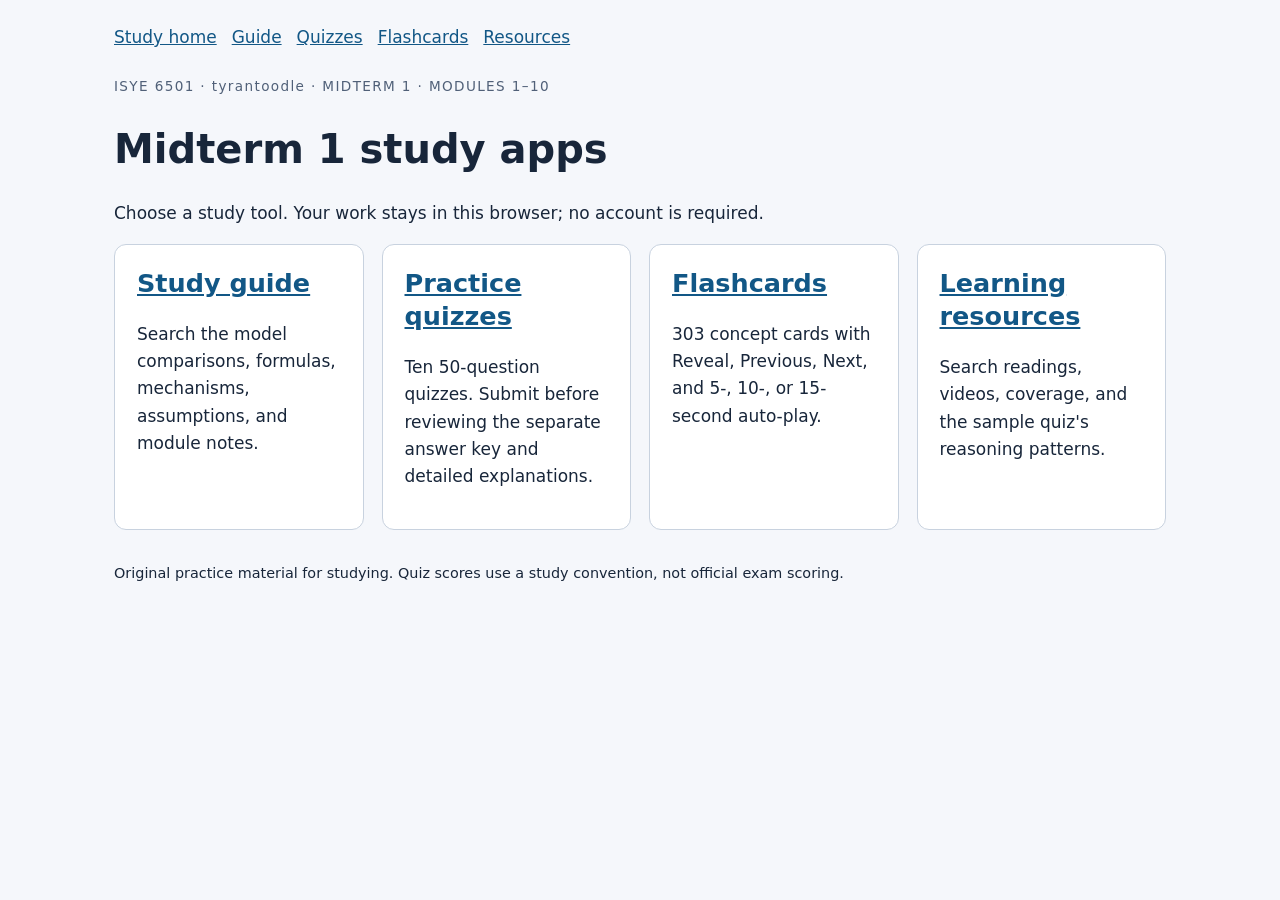
<file: index.html>
<!doctype html><html lang="en"><head><meta charset="utf-8"><meta name="viewport" content="width=device-width,initial-scale=1"><title>ISYE 6501 · tyrantoodle · Midterm 1</title><meta http-equiv="refresh" content="0; url=Exams/Midterm%20-%201/apps/index.html"><script>window.location.replace(new URL("Exams/Midterm%20-%201/apps/index.html",document.baseURI).href);</script></head><body><p><a href="Exams/Midterm%20-%201/apps/index.html">Open Midterm 1 study apps</a></p></body></html>
</file>
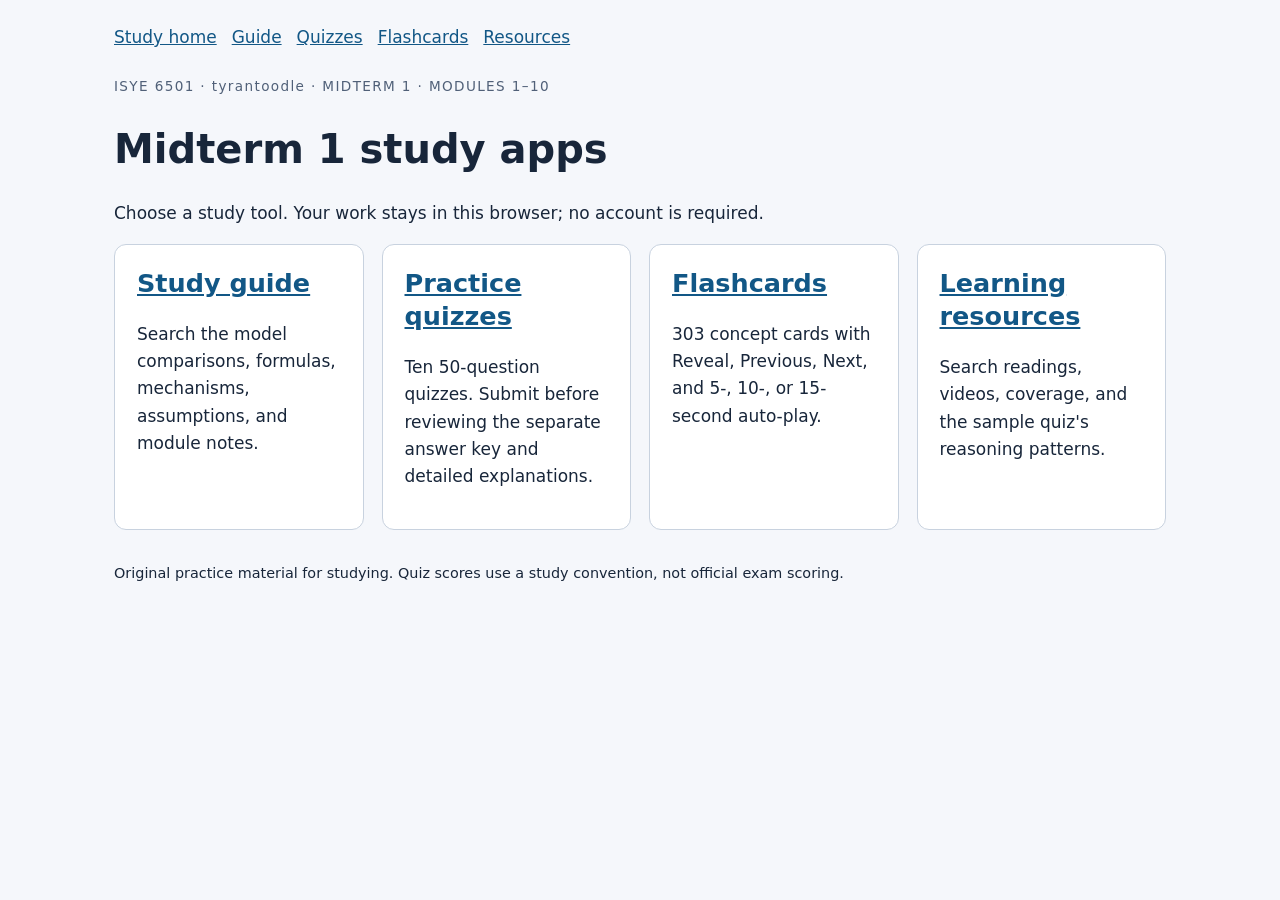
<file: Exams/Midterm - 1/apps/index.html>
<!doctype html><html lang="en"><head><meta charset="utf-8"><meta name="viewport" content="width=device-width,initial-scale=1"><title>Midterm 1 study apps · ISYE 6501 MT1</title><link rel="stylesheet" href="shared/styles.css"></head><body><main><nav aria-label="Study apps"><a href="index.html">Study home</a><a href="guide/index.html">Guide</a><a href="quizzes/index.html">Quizzes</a><a href="flashcards/index.html">Flashcards</a><a href="resources/index.html">Resources</a></nav><header><p class="eyebrow">ISYE 6501 · tyrantoodle · MIDTERM 1 · MODULES 1–10</p><h1>Midterm 1 study apps</h1></header><p>Choose a study tool. Your work stays in this browser; no account is required.</p><div class="tiles"><article class="tile"><h2><a href="guide/index.html">Study guide</a></h2><p>Search the model comparisons, formulas, mechanisms, assumptions, and module notes.</p></article><article class="tile"><h2><a href="quizzes/index.html">Practice quizzes</a></h2><p>Ten 50-question quizzes. Submit before reviewing the separate answer key and detailed explanations.</p></article><article class="tile"><h2><a href="flashcards/index.html">Flashcards</a></h2><p>303 concept cards with Reveal, Previous, Next, and 5-, 10-, or 15-second auto-play.</p></article><article class="tile"><h2><a href="resources/index.html">Learning resources</a></h2><p>Search readings, videos, coverage, and the sample quiz's reasoning patterns.</p></article></div><footer>Original practice material for studying. Quiz scores use a study convention, not official exam scoring.</footer></main></body></html>
</file>
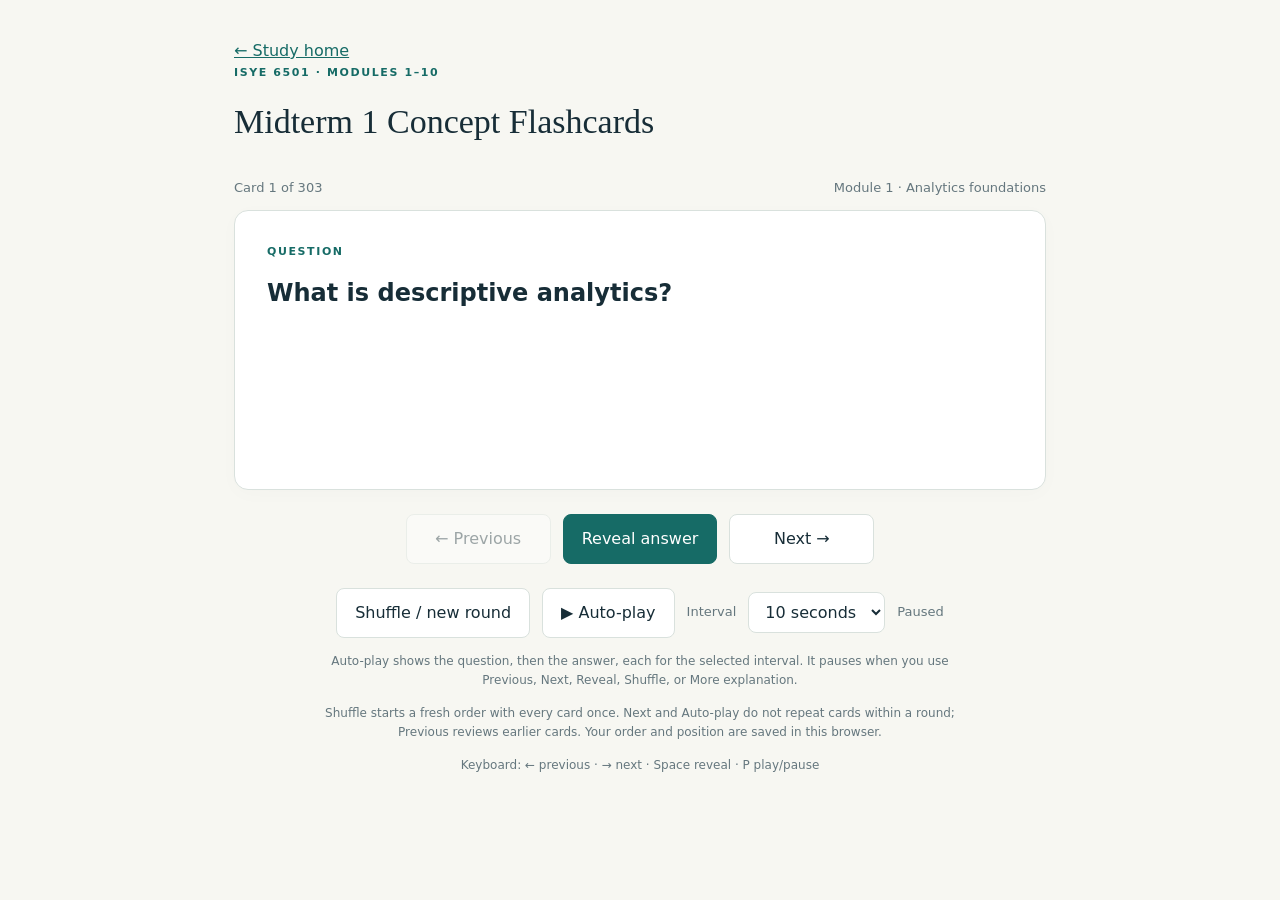
<file: Exams/Midterm - 1/apps/flashcards/index.html>
<!doctype html>
<html lang="en">
<head>
<meta charset="utf-8">
<meta name="viewport" content="width=device-width,initial-scale=1">
<title>Midterm 1 Flashcards</title>
<link rel="stylesheet" href="styles.css">
</head>
<body>
<main>
<a href="../index.html">← Study home</a>
<header><p class="eyebrow">ISYE 6501 · MODULES 1–10</p><h1>Midterm 1 Concept Flashcards</h1></header>
<p id="error" role="alert" hidden></p>
<div class="card-heading"><span id="position">Loading cards…</span><span id="module"></span></div>
<article class="flashcard" aria-label="Flashcard">
<section aria-labelledby="question"><p class="label">QUESTION</p><h2 id="question">Loading…</h2><div id="diagram"></div><ul id="choices" hidden></ul></section>
<section id="answer-panel" aria-labelledby="answer-label" hidden><p id="answer-label" class="label">ANSWER</p><p id="answer"></p><button id="more-explanation" type="button" aria-expanded="false" aria-controls="answer-details">More explanation</button><section id="answer-details" aria-labelledby="explanation-heading" hidden><h3 id="explanation-heading">Detailed explanation</h3><p id="explanation"></p><p id="takeaway"></p><h3 id="references-heading">References</h3><div id="links"></div></section></section>
</article>
<nav class="controls" aria-label="Flashcard controls">
<button id="previous" type="button">← Previous</button>
<button id="reveal" type="button" class="primary" aria-expanded="false" aria-controls="answer-panel">Reveal answer</button>
<button id="next" type="button">Next →</button>
</nav>
<div class="autoplay-controls"><button id="shuffle" type="button">Shuffle / new round</button><button id="autoplay" type="button" aria-pressed="false">▶ Auto-play</button><label for="interval">Interval</label><select id="interval"><option value="5">5 seconds</option><option value="10" selected>10 seconds</option><option value="15">15 seconds</option></select><span id="play-status" role="status" aria-live="polite">Paused</span></div>
<p class="help">Auto-play shows the question, then the answer, each for the selected interval. It pauses when you use Previous, Next, Reveal, Shuffle, or More explanation.</p>
<p class="help">Shuffle starts a fresh order with every card once. Next and Auto-play do not repeat cards within a round; Previous reviews earlier cards. Your order and position are saved in this browser.</p>
<p class="shortcuts">Keyboard: ← previous · → next · Space reveal · P play/pause</p>
</main>
<noscript>Enable JavaScript to use these flashcards.</noscript>
<script>window.addEventListener('load',function(){if(!window.FLASHCARDS_READY){var e=document.getElementById('error');e.hidden=false;e.textContent='The cards could not load. Keep index.html, data.js, app.js, and styles.css together and reload.';}});</script>
<script src="data.js"></script><script src="app.js"></script>
</body></html>
</file>
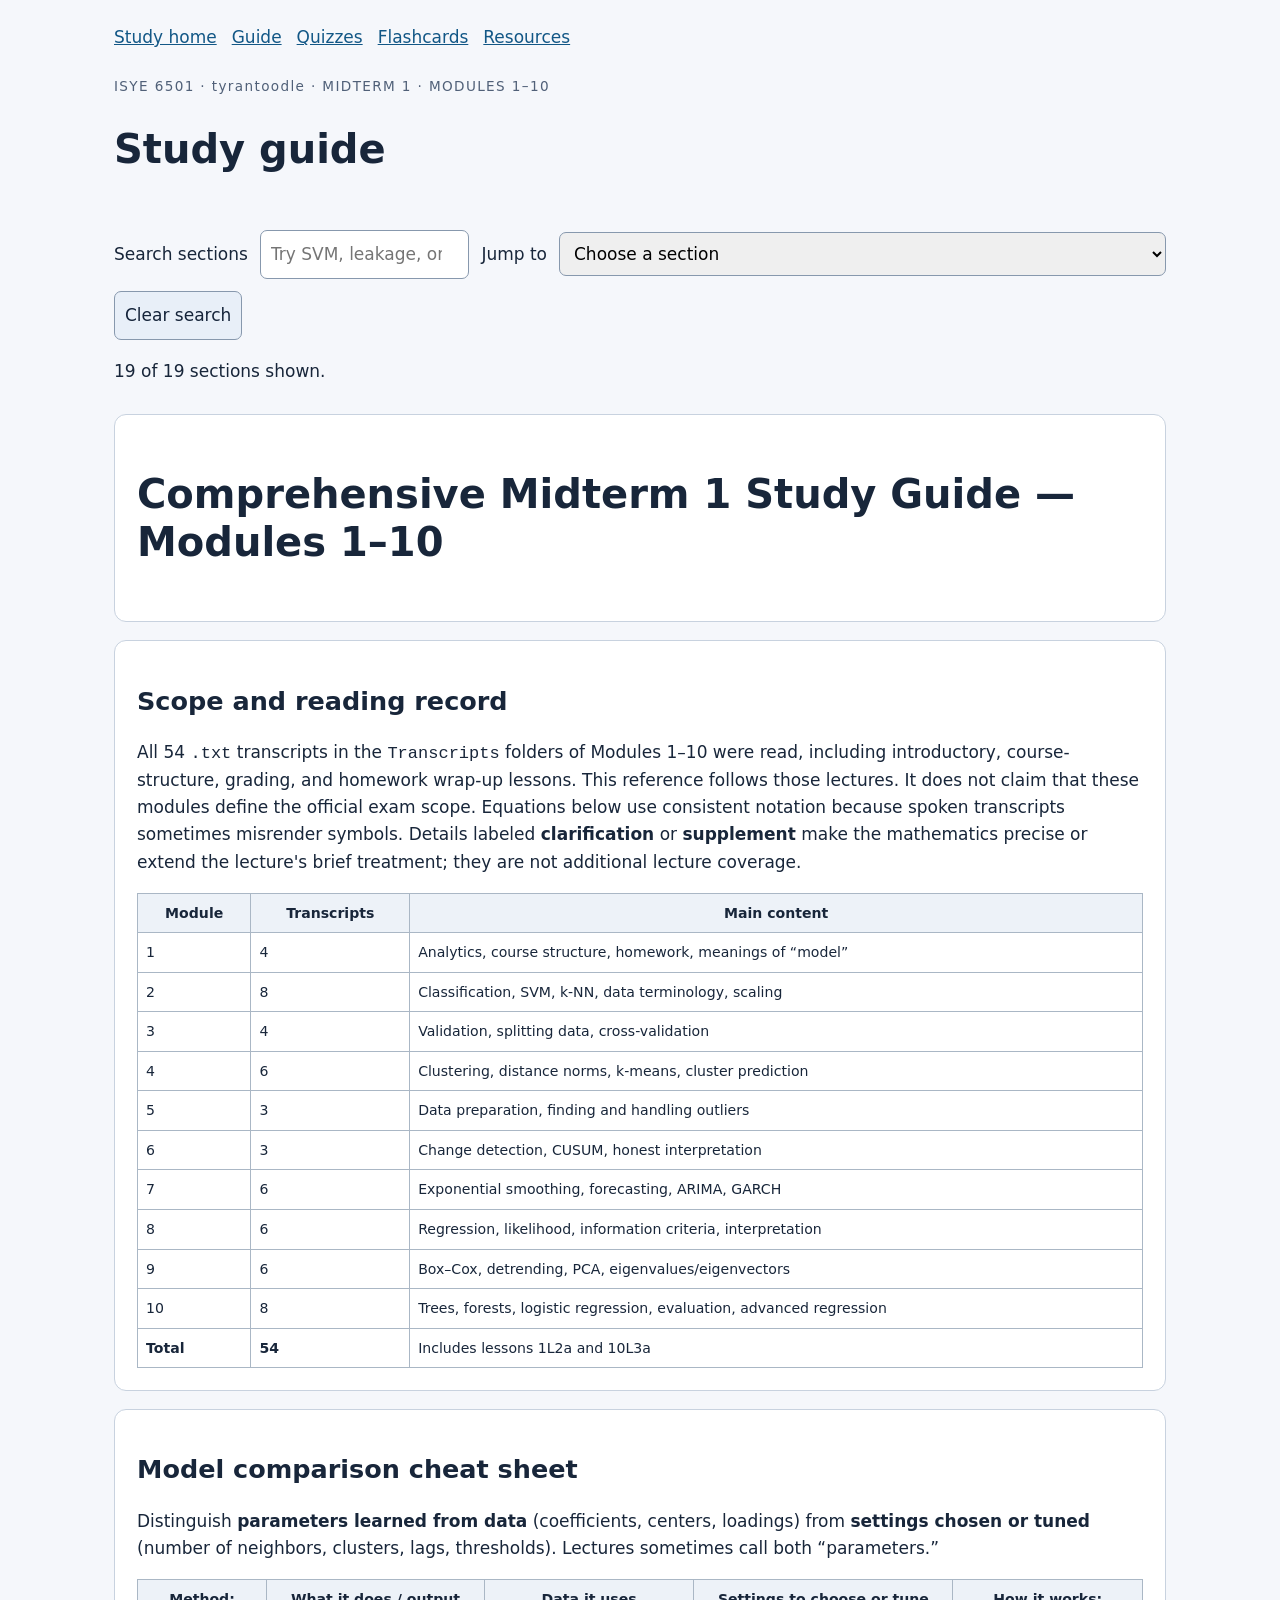
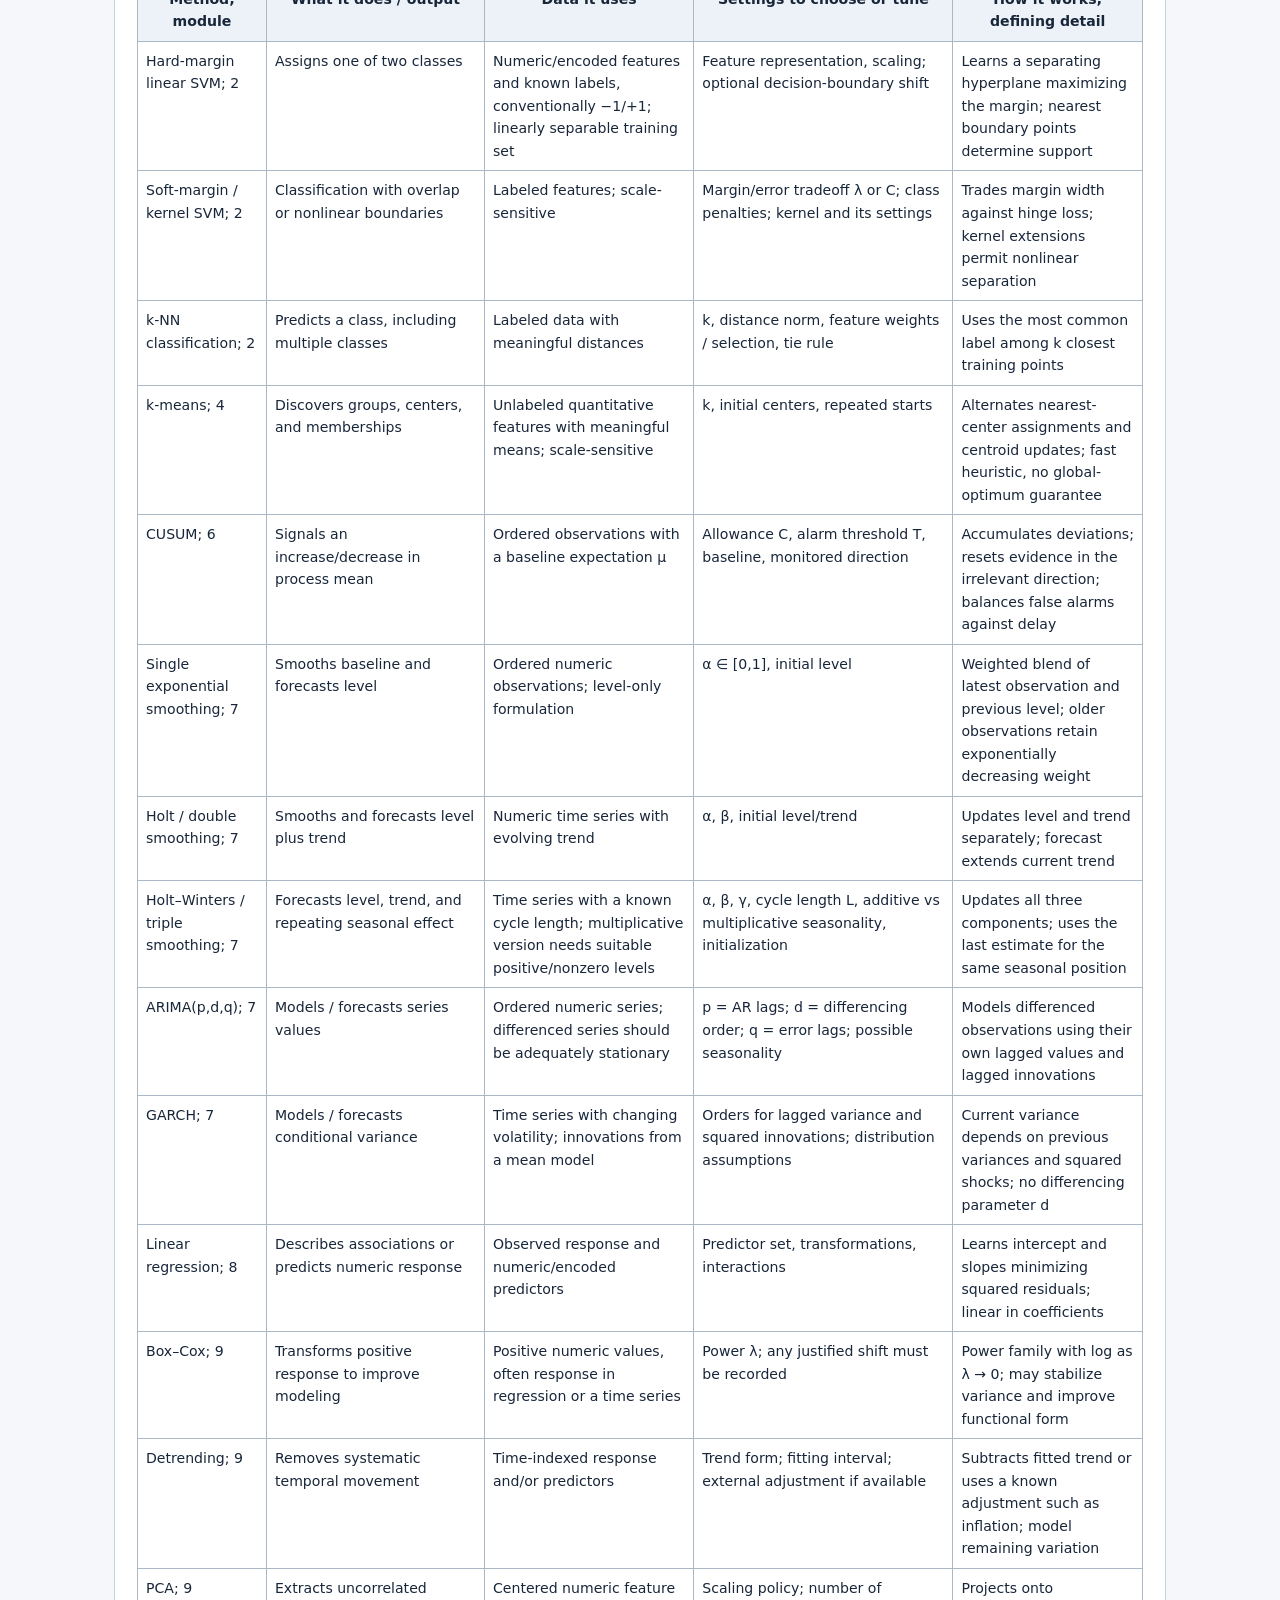
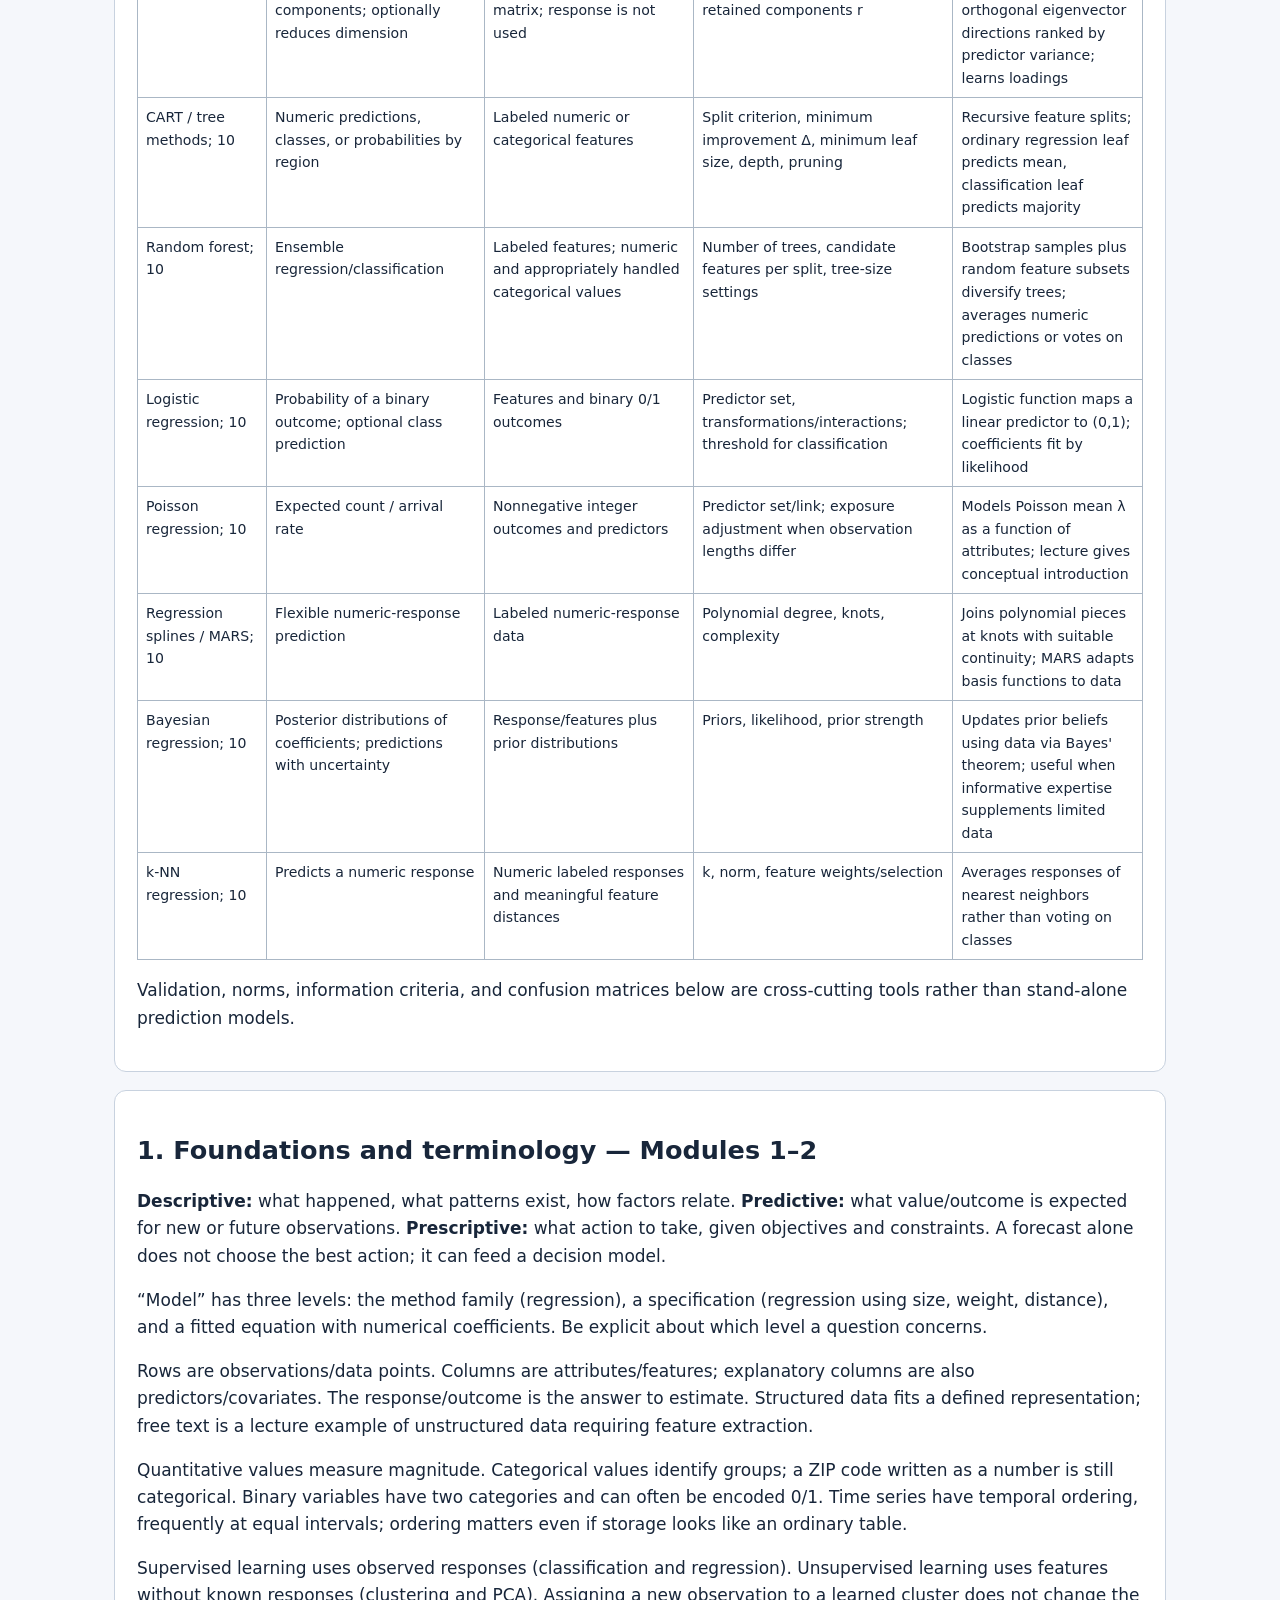
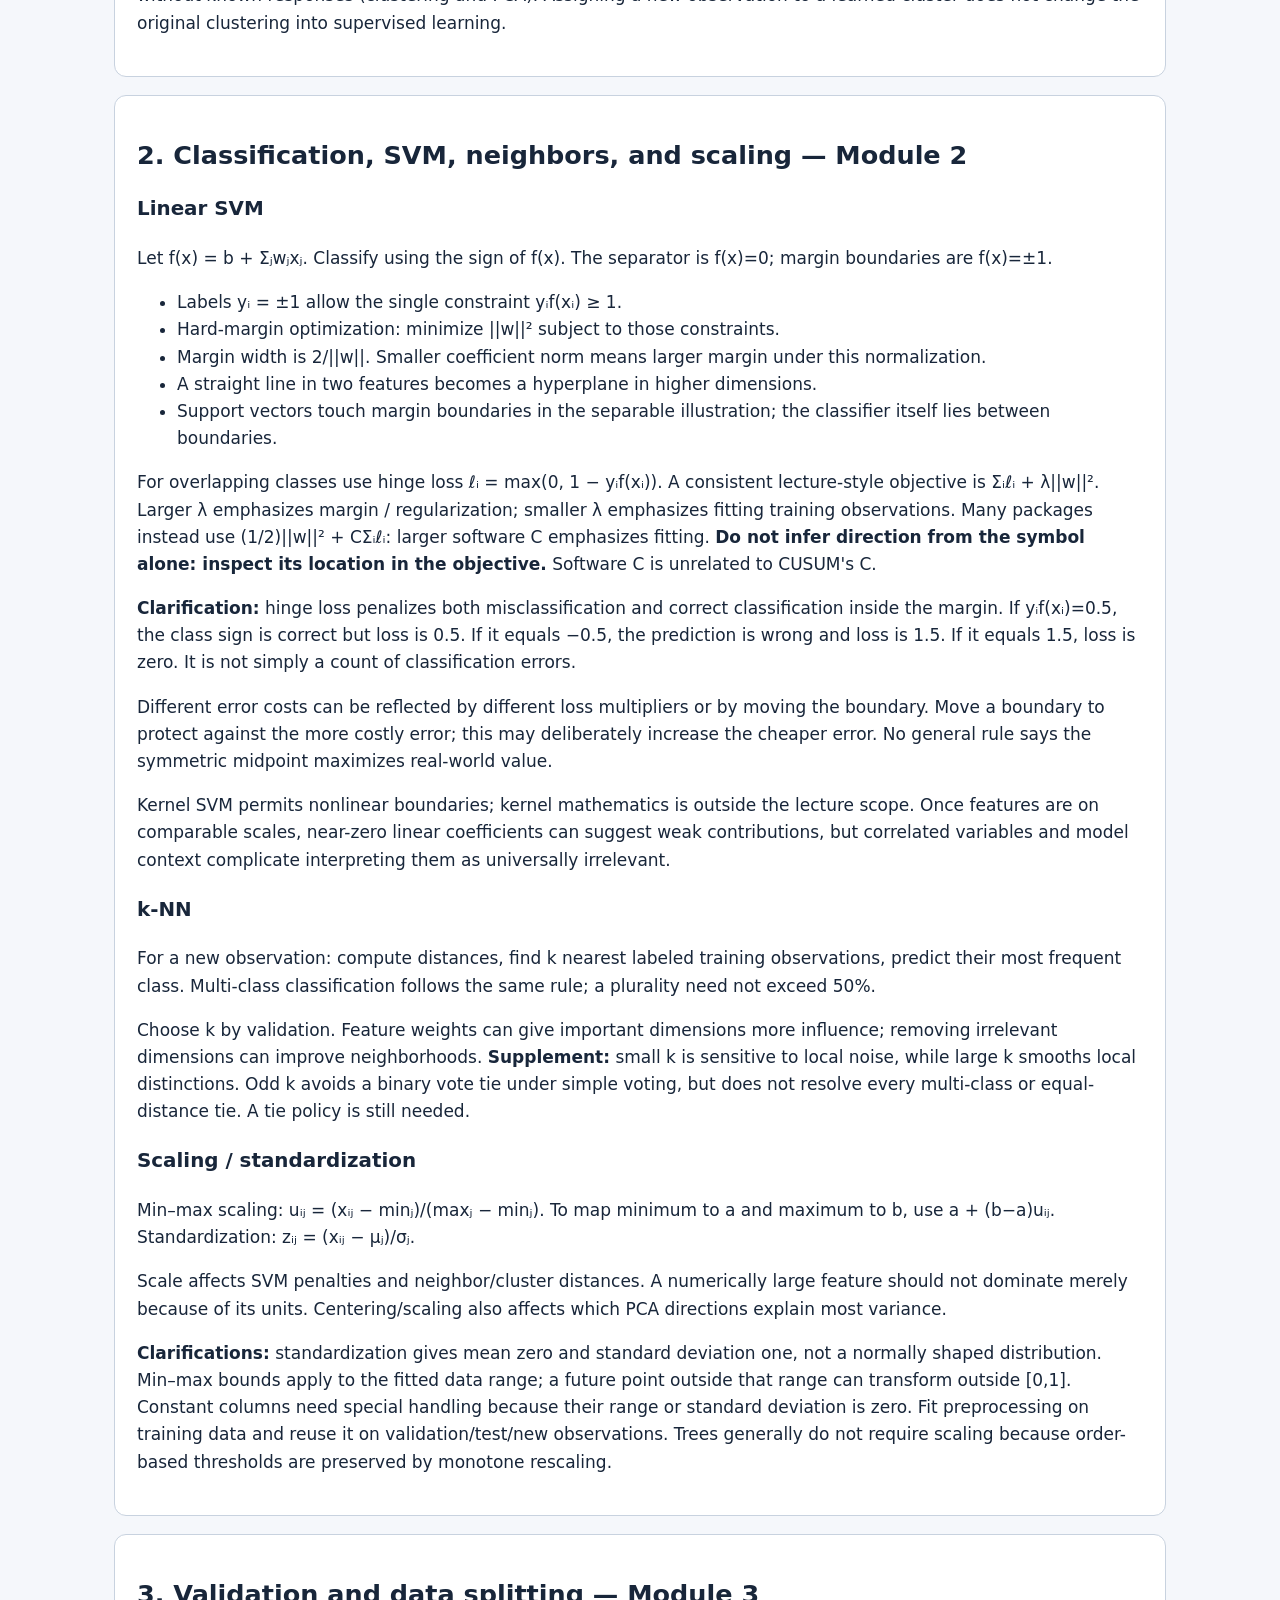
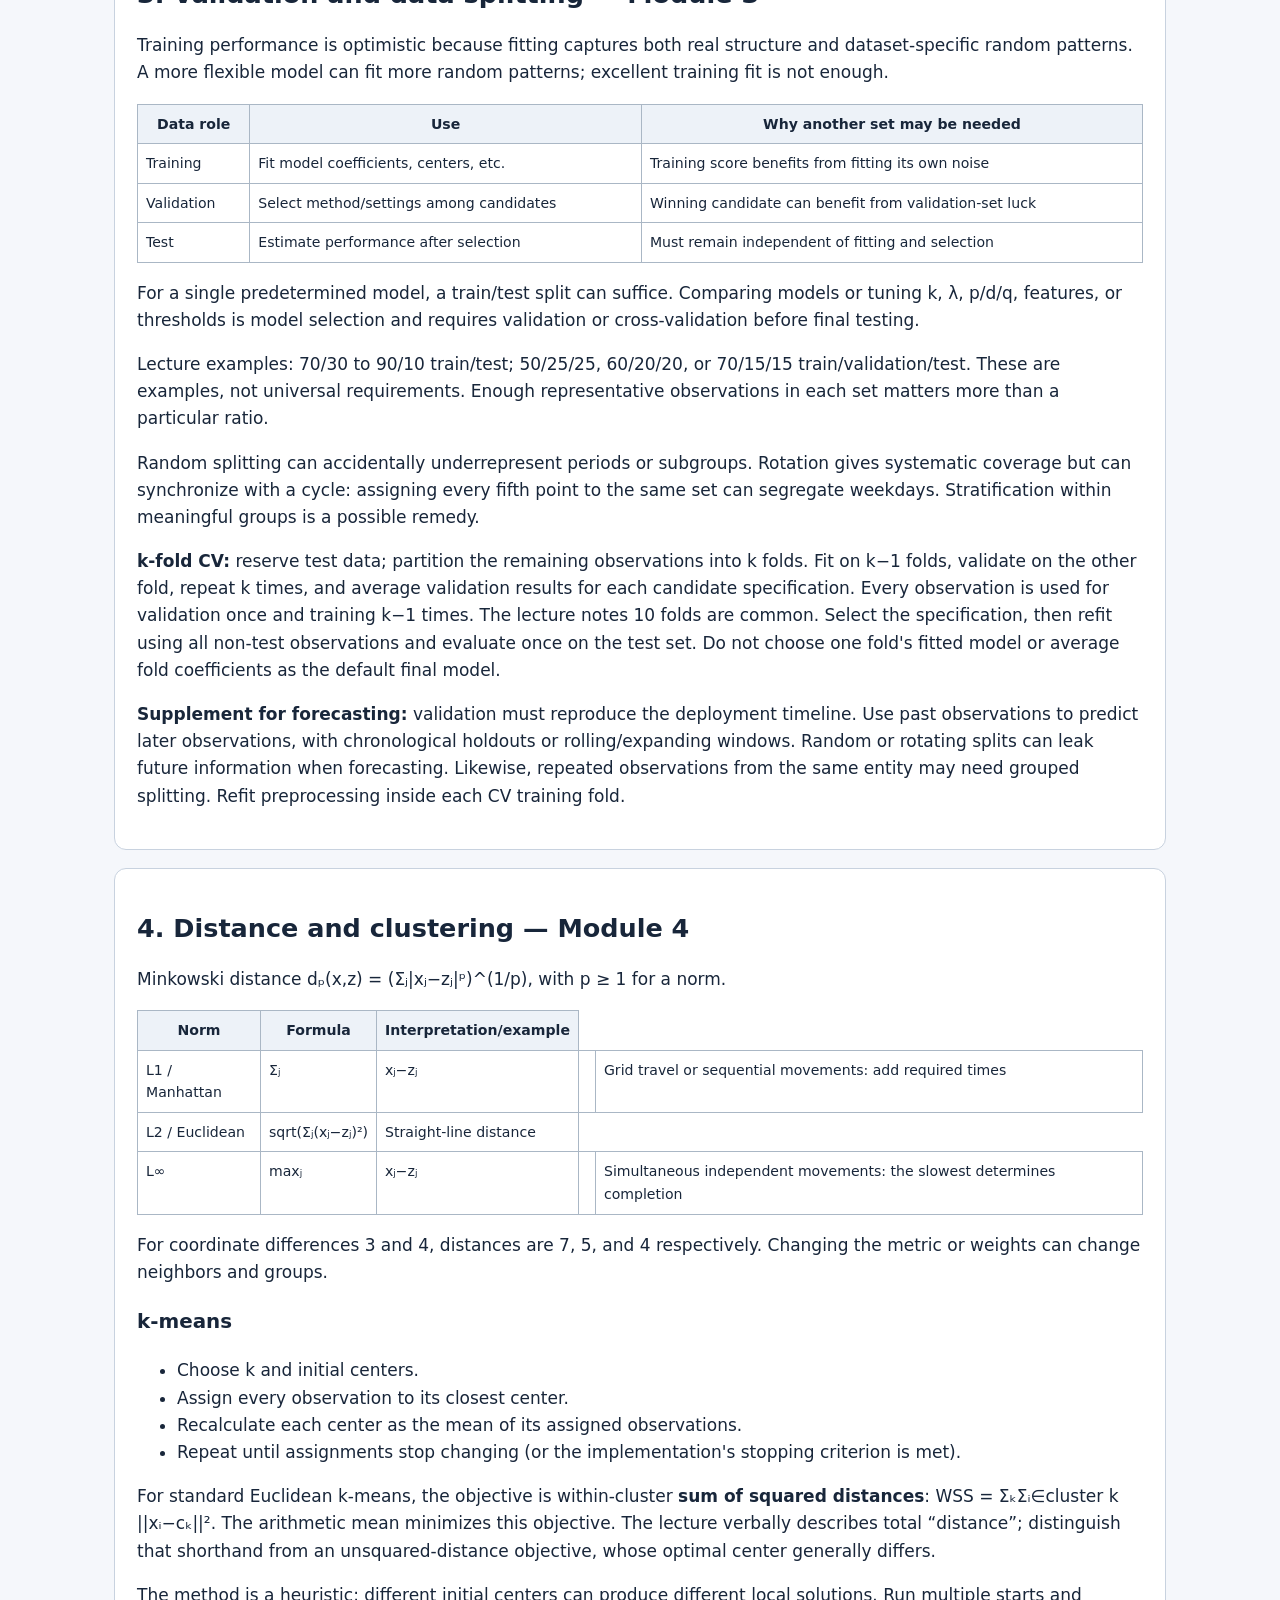
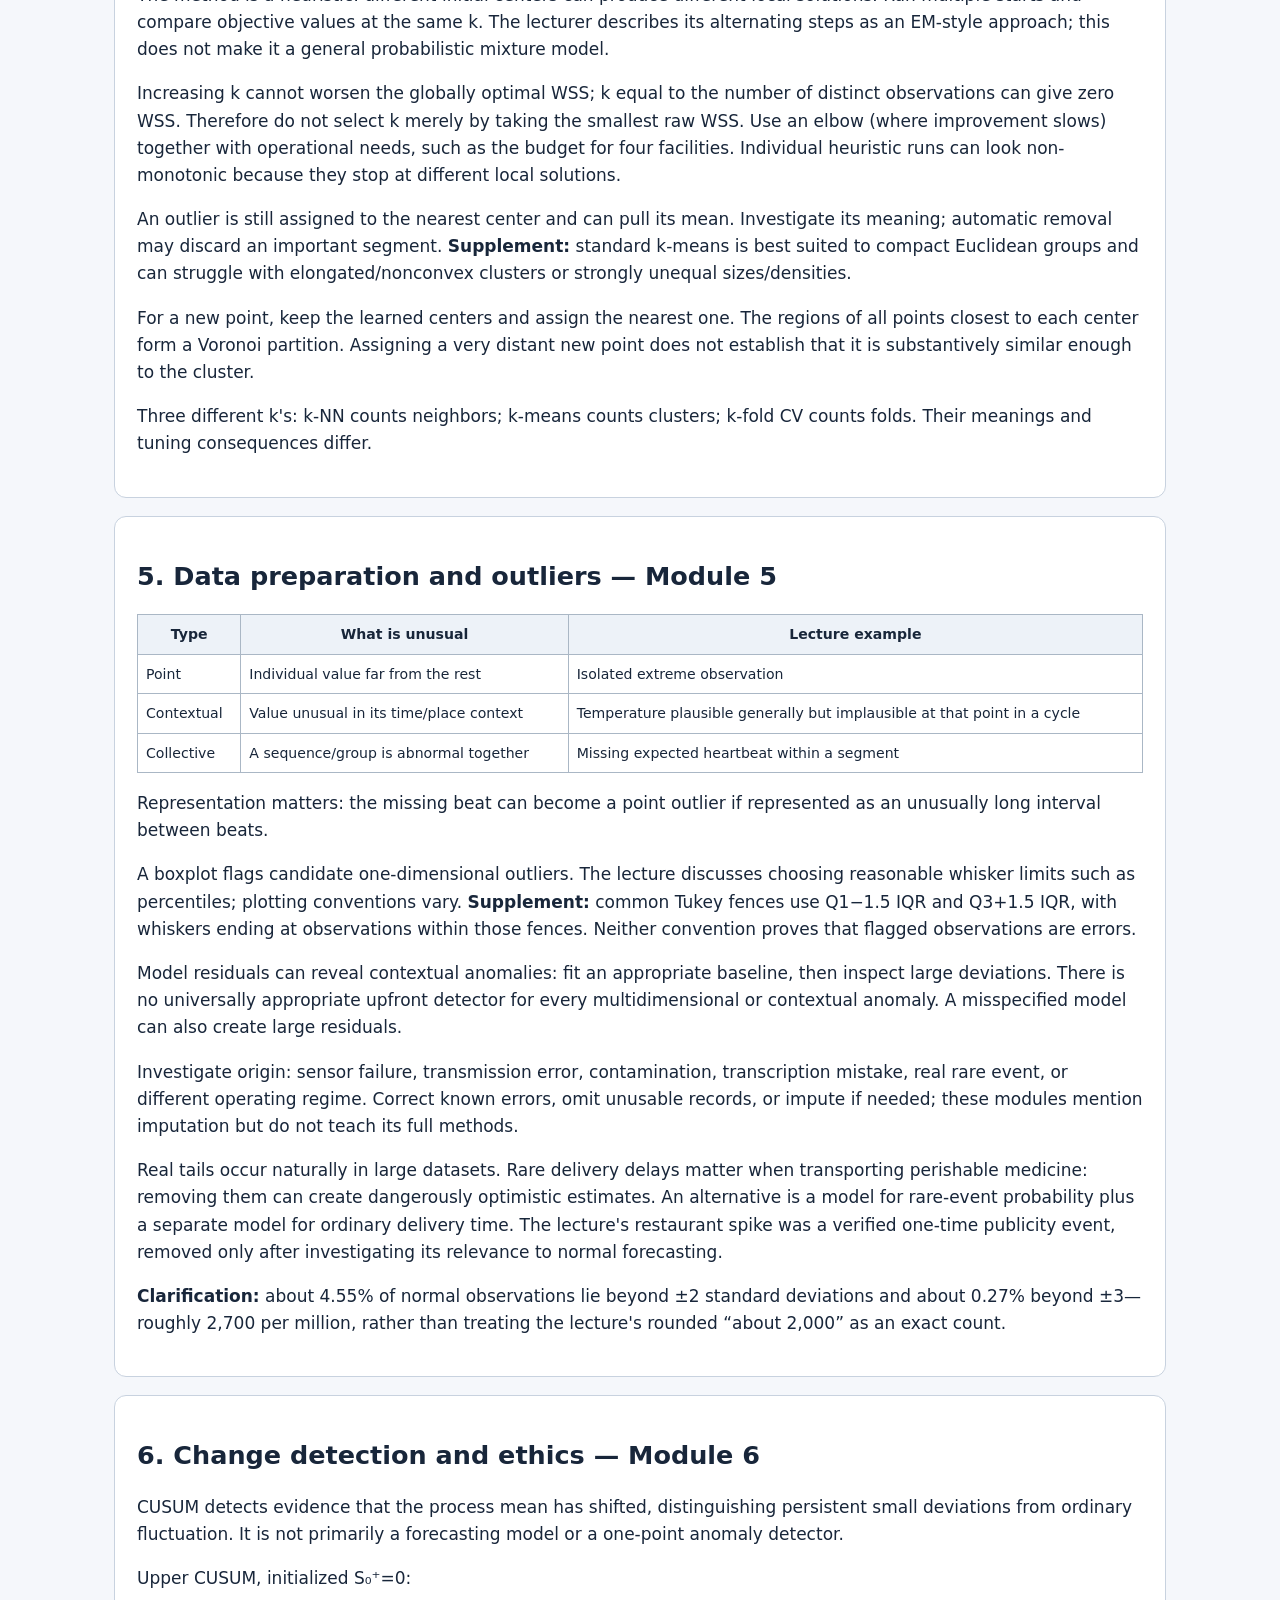
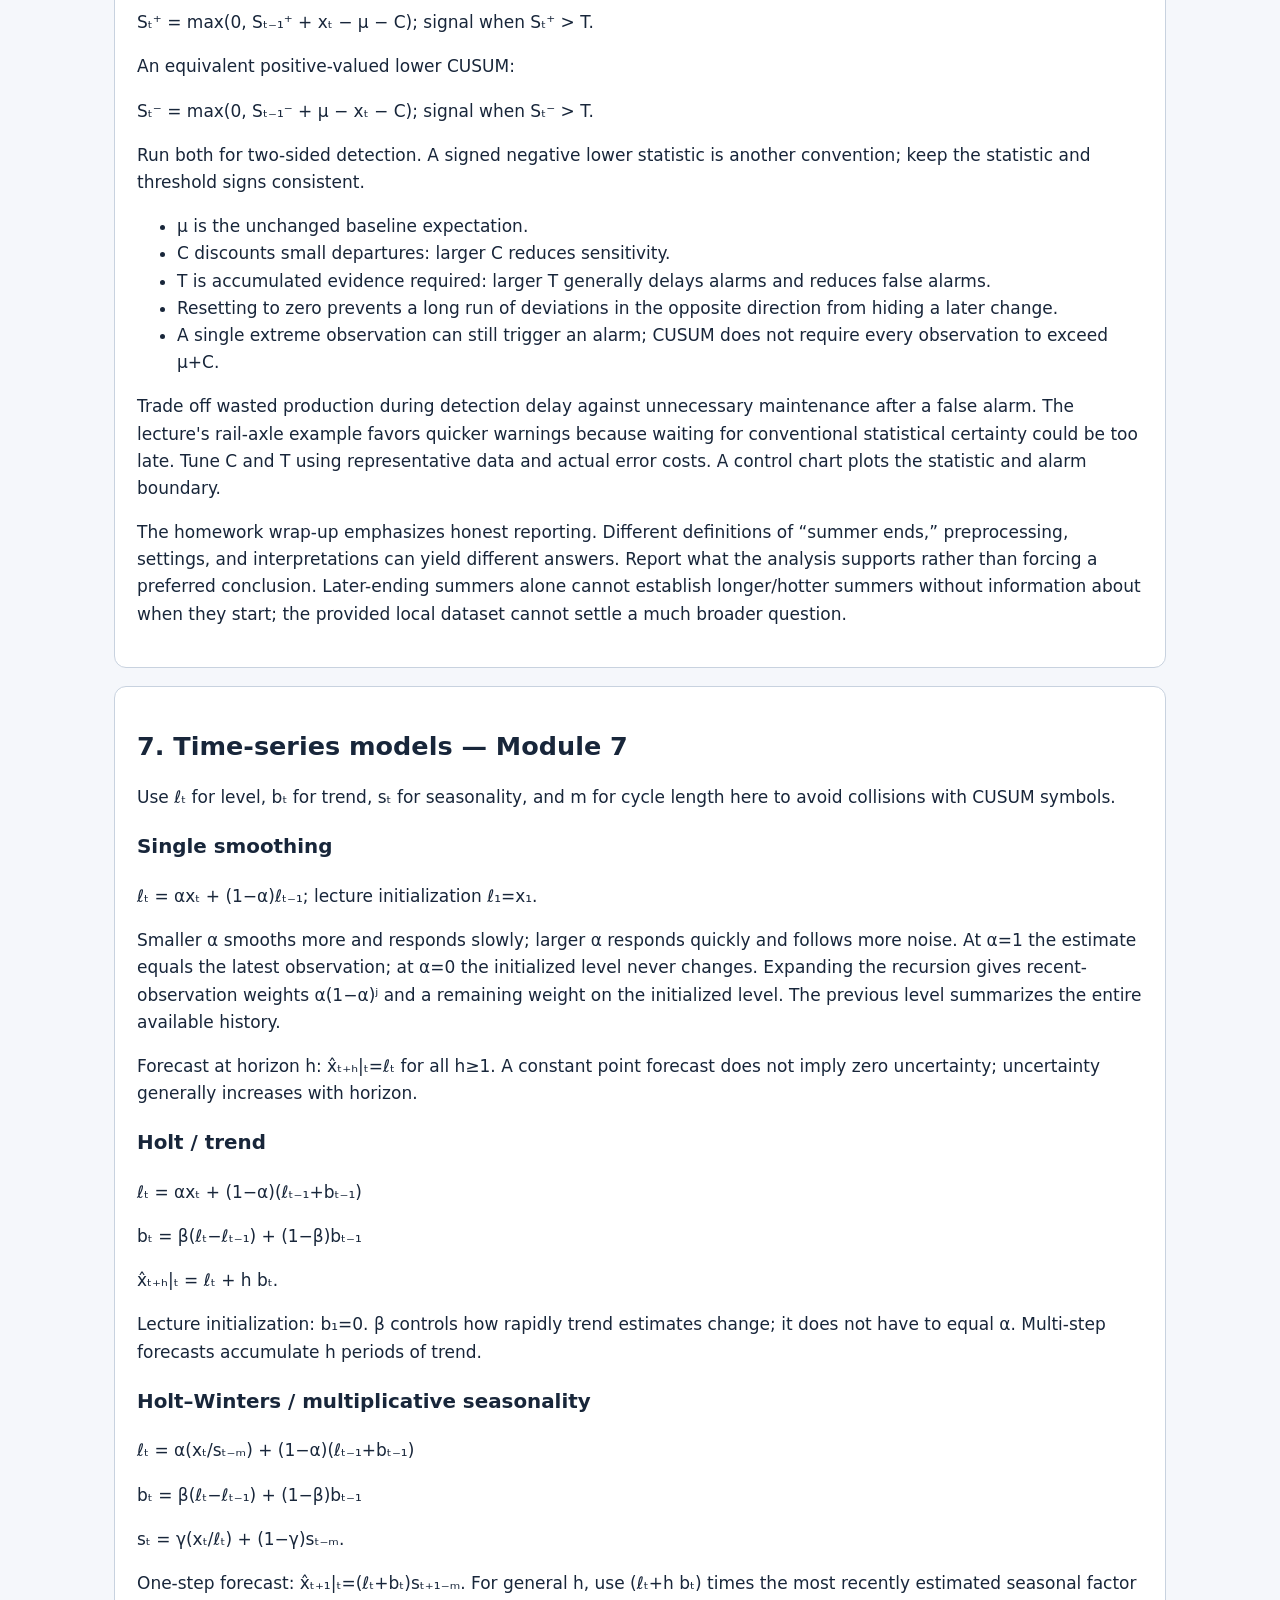
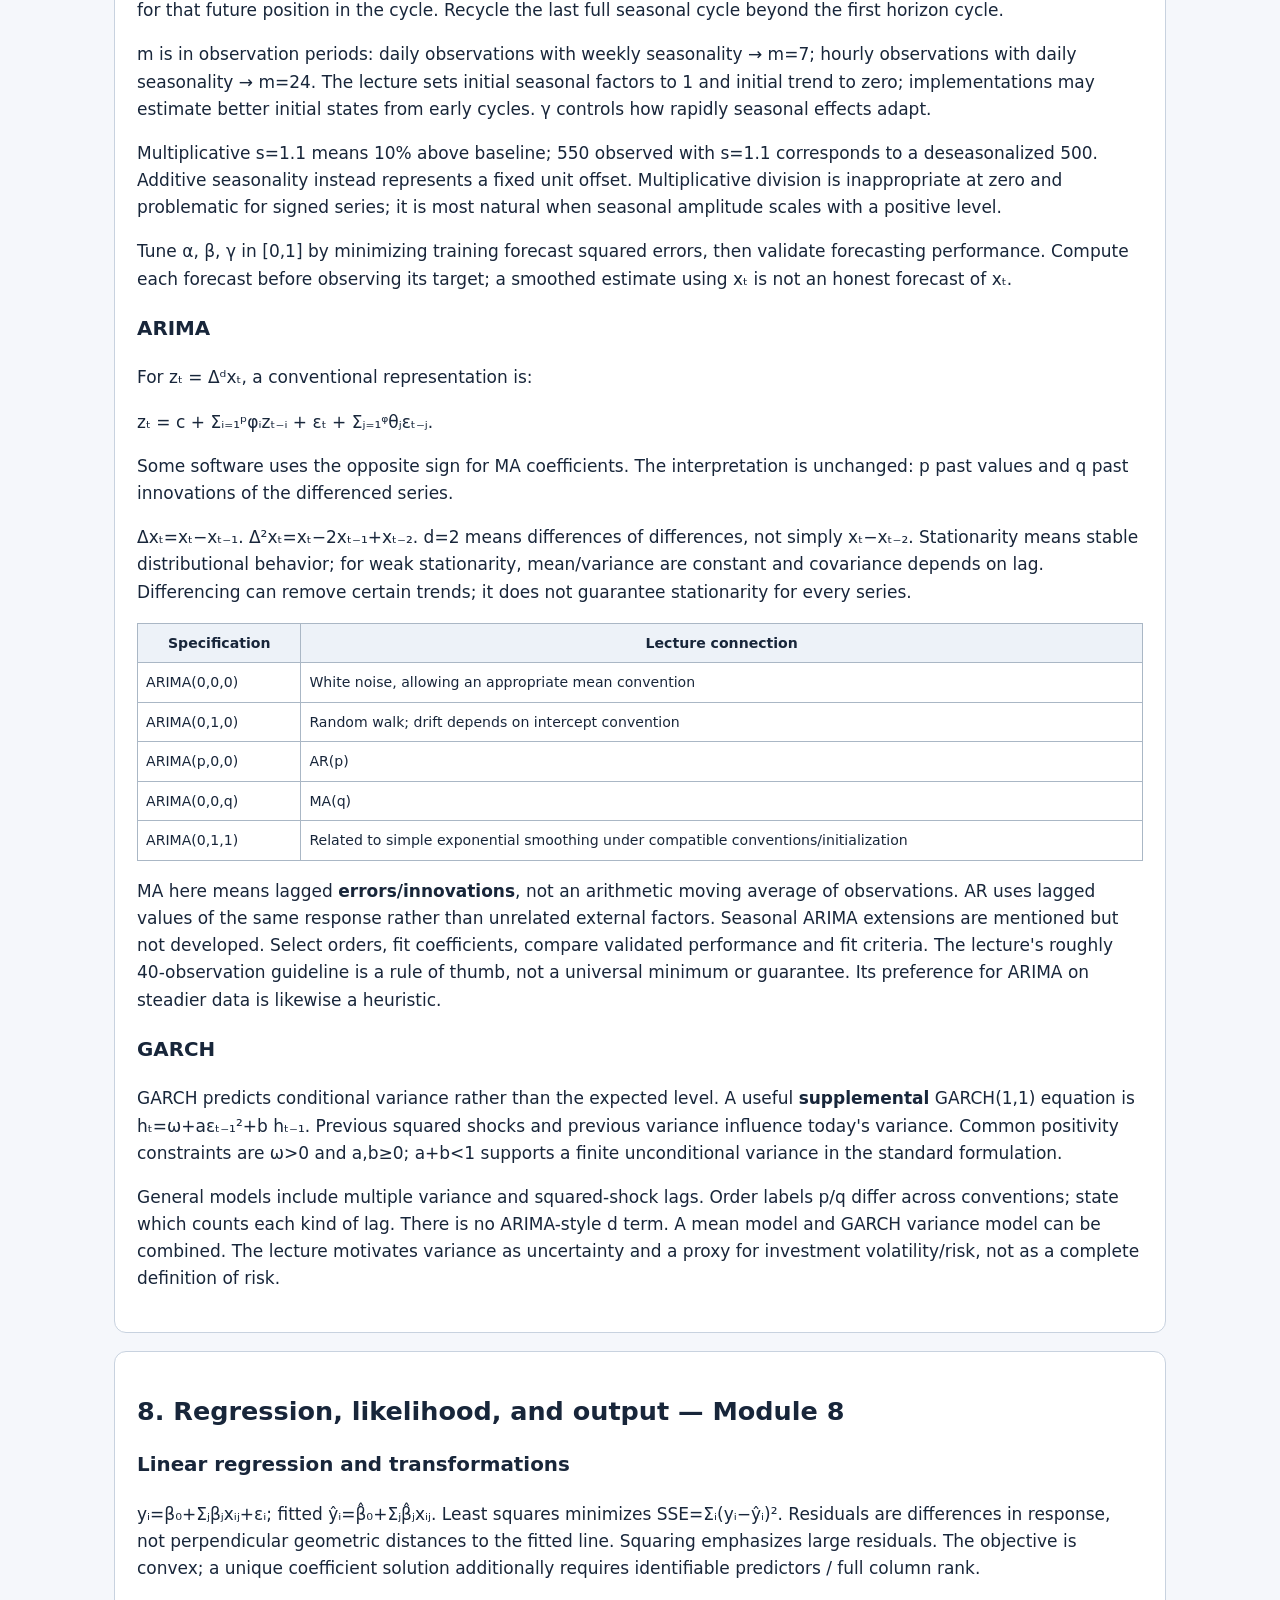
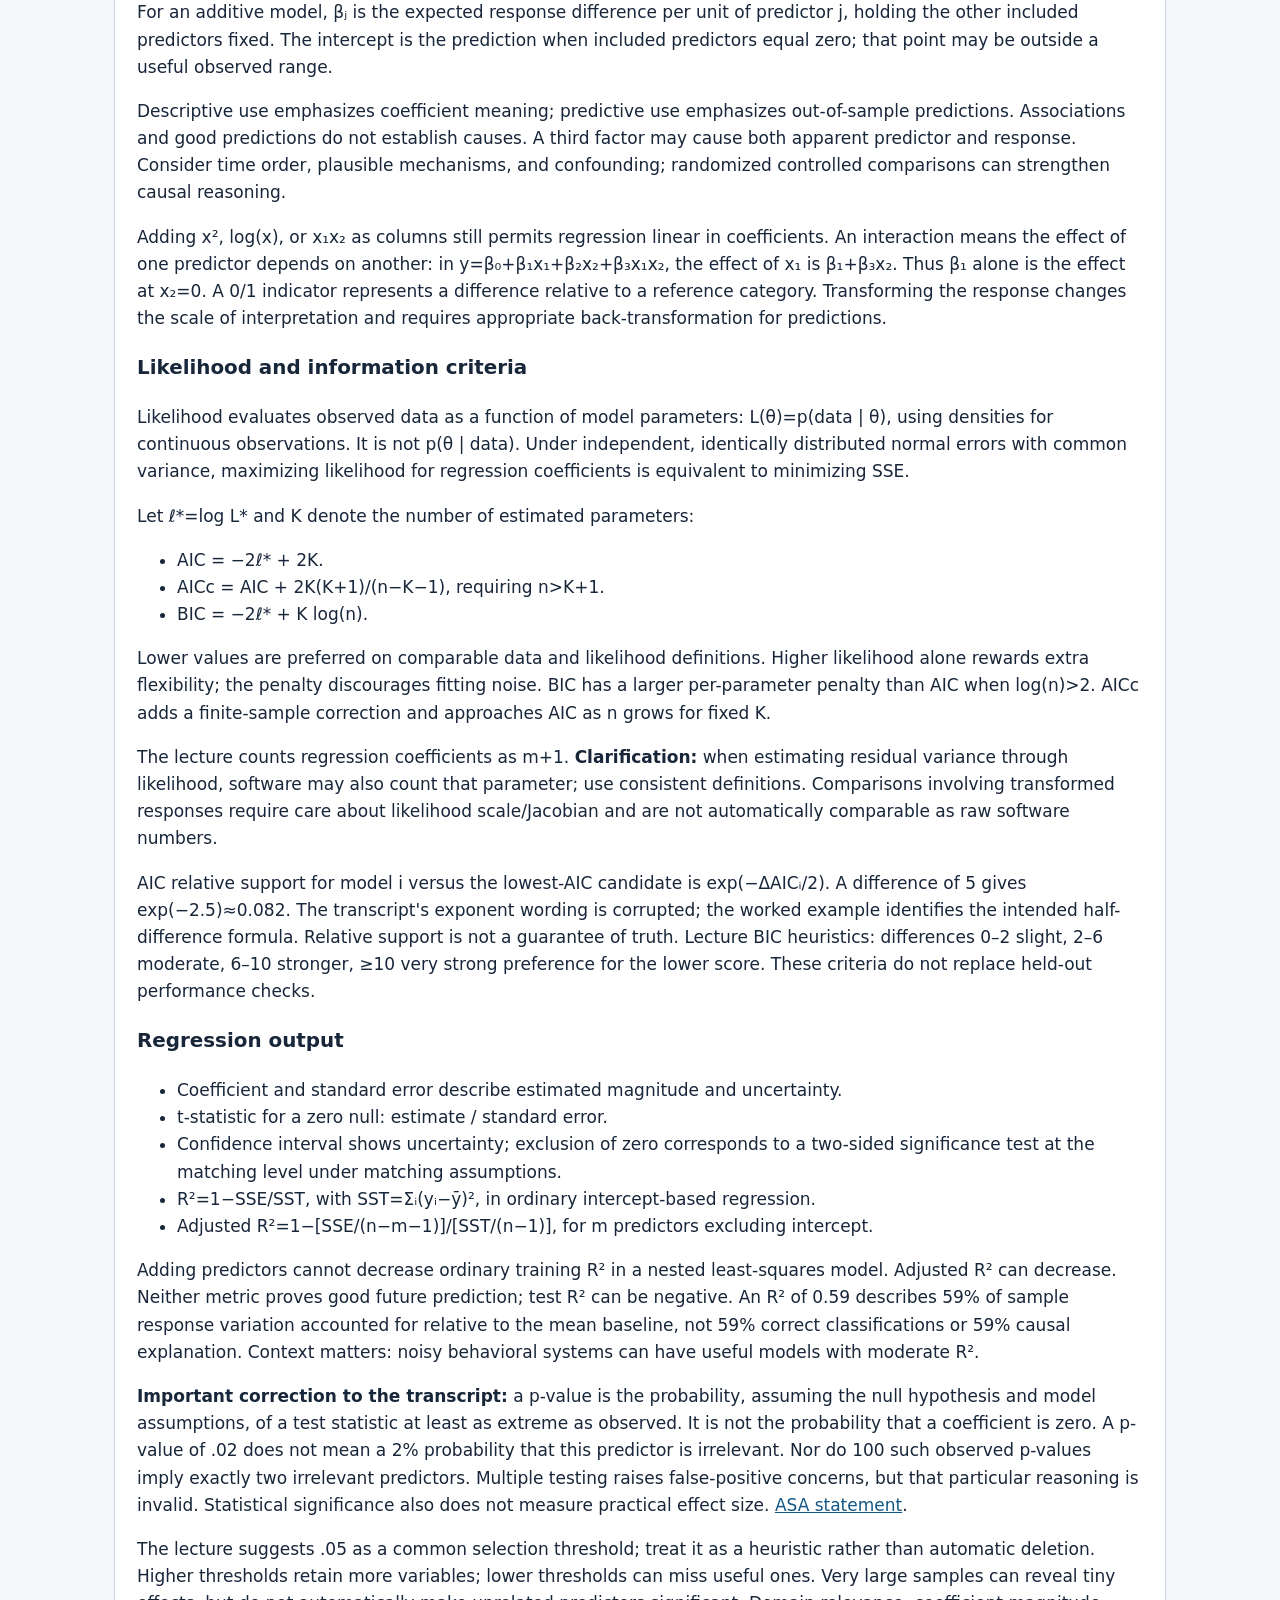
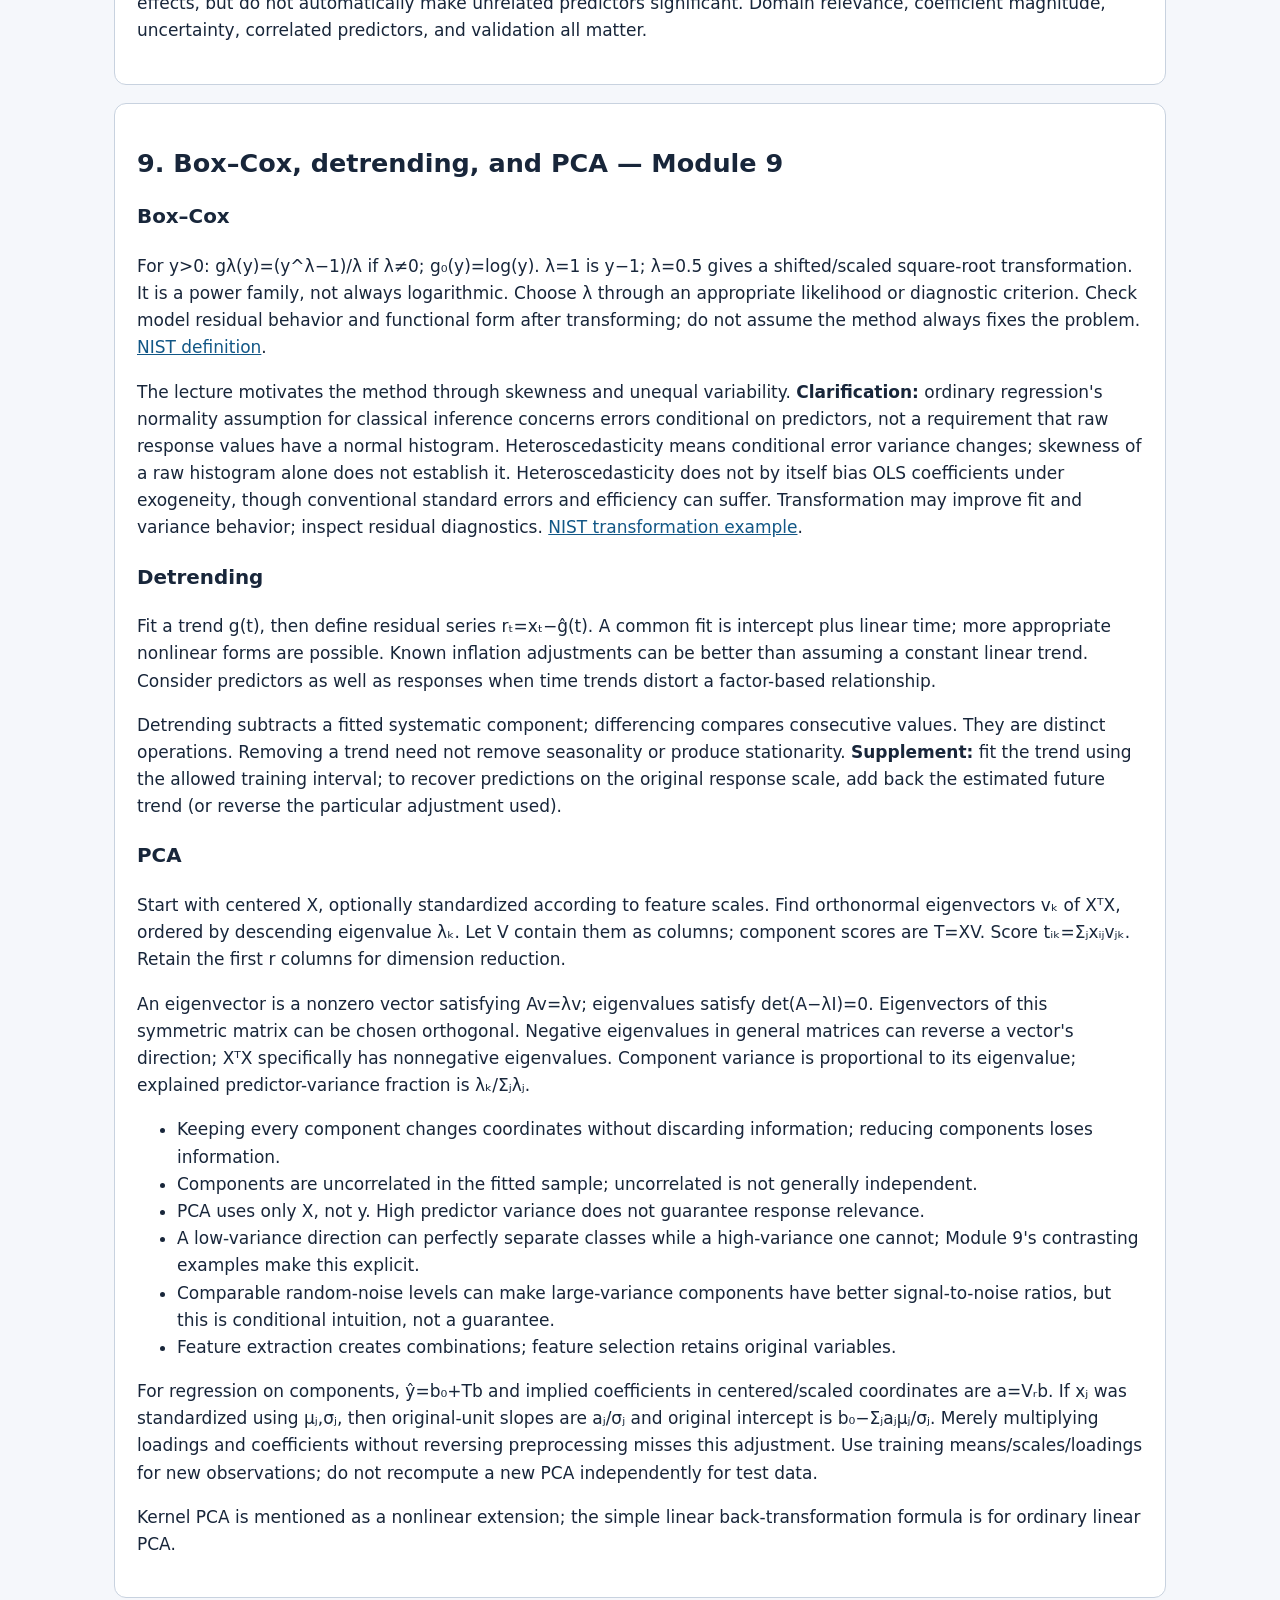
<file: Exams/Midterm - 1/apps/guide/index.html>
<!doctype html><html lang="en"><head><meta charset="utf-8"><meta name="viewport" content="width=device-width,initial-scale=1"><title>Study guide · ISYE 6501 MT1</title><link rel="stylesheet" href="../shared/styles.css"></head><body><main><nav aria-label="Study apps"><a href="../index.html">Study home</a><a href="../guide/index.html">Guide</a><a href="../quizzes/index.html">Quizzes</a><a href="../flashcards/index.html">Flashcards</a><a href="../resources/index.html">Resources</a></nav><header><p class="eyebrow">ISYE 6501 · tyrantoodle · MIDTERM 1 · MODULES 1–10</p><h1>Study guide</h1></header><div id="reader-tools" class="reader-tools" hidden><div class="toolbar"><label for="search">Search sections</label><input id="search" type="search" placeholder="Try SVM, leakage, or PCA"><label for="contents">Jump to</label><select id="contents" class="doc-nav"></select><button id="clear" type="button">Clear search</button></div><p id="status" role="status" aria-live="polite"></p></div><p id="error" class="error" role="alert" hidden></p><div id="sections" class="sections"><article id="section-0" tabindex="-1" data-title="Comprehensive Midterm 1 Study Guide — Modules 1–10"><h1>Comprehensive Midterm 1 Study Guide — Modules 1–10</h1>
</article><article id="section-1" tabindex="-1" data-title="Scope and reading record"><h2>Scope and reading record</h2>
<p>All 54 <code>.txt</code> transcripts in the <code>Transcripts</code> folders of Modules 1–10 were read, including introductory, course-structure, grading, and homework wrap-up lessons. This reference follows those lectures. It does not claim that these modules define the official exam scope. Equations below use consistent notation because spoken transcripts sometimes misrender symbols. Details labeled <strong>clarification</strong> or <strong>supplement</strong> make the mathematics precise or extend the lecture&#x27;s brief treatment; they are not additional lecture coverage.</p>
<div class="table-wrap"><table><thead><tr><th>Module</th><th>Transcripts</th><th>Main content</th></tr></thead><tbody>
<tr><td>1</td><td>4</td><td>Analytics, course structure, homework, meanings of “model”</td></tr>
<tr><td>2</td><td>8</td><td>Classification, SVM, k-NN, data terminology, scaling</td></tr>
<tr><td>3</td><td>4</td><td>Validation, splitting data, cross-validation</td></tr>
<tr><td>4</td><td>6</td><td>Clustering, distance norms, k-means, cluster prediction</td></tr>
<tr><td>5</td><td>3</td><td>Data preparation, finding and handling outliers</td></tr>
<tr><td>6</td><td>3</td><td>Change detection, CUSUM, honest interpretation</td></tr>
<tr><td>7</td><td>6</td><td>Exponential smoothing, forecasting, ARIMA, GARCH</td></tr>
<tr><td>8</td><td>6</td><td>Regression, likelihood, information criteria, interpretation</td></tr>
<tr><td>9</td><td>6</td><td>Box–Cox, detrending, PCA, eigenvalues/eigenvectors</td></tr>
<tr><td>10</td><td>8</td><td>Trees, forests, logistic regression, evaluation, advanced regression</td></tr>
<tr><td><strong>Total</strong></td><td><strong>54</strong></td><td>Includes lessons 1L2a and 10L3a</td></tr>
</tbody></table></div>
</article><article id="section-2" tabindex="-1" data-title="Model comparison cheat sheet"><h2>Model comparison cheat sheet</h2>
<p>Distinguish <strong>parameters learned from data</strong> (coefficients, centers, loadings) from <strong>settings chosen or tuned</strong> (number of neighbors, clusters, lags, thresholds). Lectures sometimes call both “parameters.”</p>
<div class="table-wrap"><table><thead><tr><th>Method; module</th><th>What it does / output</th><th>Data it uses</th><th>Settings to choose or tune</th><th>How it works; defining detail</th></tr></thead><tbody>
<tr><td>Hard-margin linear SVM; 2</td><td>Assigns one of two classes</td><td>Numeric/encoded features and known labels, conventionally −1/+1; linearly separable training set</td><td>Feature representation, scaling; optional decision-boundary shift</td><td>Learns a separating hyperplane maximizing the margin; nearest boundary points determine support</td></tr>
<tr><td>Soft-margin / kernel SVM; 2</td><td>Classification with overlap or nonlinear boundaries</td><td>Labeled features; scale-sensitive</td><td>Margin/error tradeoff λ or C; class penalties; kernel and its settings</td><td>Trades margin width against hinge loss; kernel extensions permit nonlinear separation</td></tr>
<tr><td>k-NN classification; 2</td><td>Predicts a class, including multiple classes</td><td>Labeled data with meaningful distances</td><td>k, distance norm, feature weights / selection, tie rule</td><td>Uses the most common label among k closest training points</td></tr>
<tr><td>k-means; 4</td><td>Discovers groups, centers, and memberships</td><td>Unlabeled quantitative features with meaningful means; scale-sensitive</td><td>k, initial centers, repeated starts</td><td>Alternates nearest-center assignments and centroid updates; fast heuristic, no global-optimum guarantee</td></tr>
<tr><td>CUSUM; 6</td><td>Signals an increase/decrease in process mean</td><td>Ordered observations with a baseline expectation μ</td><td>Allowance C, alarm threshold T, baseline, monitored direction</td><td>Accumulates deviations; resets evidence in the irrelevant direction; balances false alarms against delay</td></tr>
<tr><td>Single exponential smoothing; 7</td><td>Smooths baseline and forecasts level</td><td>Ordered numeric observations; level-only formulation</td><td>α ∈ [0,1], initial level</td><td>Weighted blend of latest observation and previous level; older observations retain exponentially decreasing weight</td></tr>
<tr><td>Holt / double smoothing; 7</td><td>Smooths and forecasts level plus trend</td><td>Numeric time series with evolving trend</td><td>α, β, initial level/trend</td><td>Updates level and trend separately; forecast extends current trend</td></tr>
<tr><td>Holt–Winters / triple smoothing; 7</td><td>Forecasts level, trend, and repeating seasonal effect</td><td>Time series with a known cycle length; multiplicative version needs suitable positive/nonzero levels</td><td>α, β, γ, cycle length L, additive vs multiplicative seasonality, initialization</td><td>Updates all three components; uses the last estimate for the same seasonal position</td></tr>
<tr><td>ARIMA(p,d,q); 7</td><td>Models / forecasts series values</td><td>Ordered numeric series; differenced series should be adequately stationary</td><td>p = AR lags; d = differencing order; q = error lags; possible seasonality</td><td>Models differenced observations using their own lagged values and lagged innovations</td></tr>
<tr><td>GARCH; 7</td><td>Models / forecasts conditional variance</td><td>Time series with changing volatility; innovations from a mean model</td><td>Orders for lagged variance and squared innovations; distribution assumptions</td><td>Current variance depends on previous variances and squared shocks; no differencing parameter d</td></tr>
<tr><td>Linear regression; 8</td><td>Describes associations or predicts numeric response</td><td>Observed response and numeric/encoded predictors</td><td>Predictor set, transformations, interactions</td><td>Learns intercept and slopes minimizing squared residuals; linear in coefficients</td></tr>
<tr><td>Box–Cox; 9</td><td>Transforms positive response to improve modeling</td><td>Positive numeric values, often response in regression or a time series</td><td>Power λ; any justified shift must be recorded</td><td>Power family with log as λ → 0; may stabilize variance and improve functional form</td></tr>
<tr><td>Detrending; 9</td><td>Removes systematic temporal movement</td><td>Time-indexed response and/or predictors</td><td>Trend form; fitting interval; external adjustment if available</td><td>Subtracts fitted trend or uses a known adjustment such as inflation; model remaining variation</td></tr>
<tr><td>PCA; 9</td><td>Extracts uncorrelated components; optionally reduces dimension</td><td>Centered numeric feature matrix; response is not used</td><td>Scaling policy; number of retained components r</td><td>Projects onto orthogonal eigenvector directions ranked by predictor variance; learns loadings</td></tr>
<tr><td>CART / tree methods; 10</td><td>Numeric predictions, classes, or probabilities by region</td><td>Labeled numeric or categorical features</td><td>Split criterion, minimum improvement Δ, minimum leaf size, depth, pruning</td><td>Recursive feature splits; ordinary regression leaf predicts mean, classification leaf predicts majority</td></tr>
<tr><td>Random forest; 10</td><td>Ensemble regression/classification</td><td>Labeled features; numeric and appropriately handled categorical values</td><td>Number of trees, candidate features per split, tree-size settings</td><td>Bootstrap samples plus random feature subsets diversify trees; averages numeric predictions or votes on classes</td></tr>
<tr><td>Logistic regression; 10</td><td>Probability of a binary outcome; optional class prediction</td><td>Features and binary 0/1 outcomes</td><td>Predictor set, transformations/interactions; threshold for classification</td><td>Logistic function maps a linear predictor to (0,1); coefficients fit by likelihood</td></tr>
<tr><td>Poisson regression; 10</td><td>Expected count / arrival rate</td><td>Nonnegative integer outcomes and predictors</td><td>Predictor set/link; exposure adjustment when observation lengths differ</td><td>Models Poisson mean λ as a function of attributes; lecture gives conceptual introduction</td></tr>
<tr><td>Regression splines / MARS; 10</td><td>Flexible numeric-response prediction</td><td>Labeled numeric-response data</td><td>Polynomial degree, knots, complexity</td><td>Joins polynomial pieces at knots with suitable continuity; MARS adapts basis functions to data</td></tr>
<tr><td>Bayesian regression; 10</td><td>Posterior distributions of coefficients; predictions with uncertainty</td><td>Response/features plus prior distributions</td><td>Priors, likelihood, prior strength</td><td>Updates prior beliefs using data via Bayes&#x27; theorem; useful when informative expertise supplements limited data</td></tr>
<tr><td>k-NN regression; 10</td><td>Predicts a numeric response</td><td>Numeric labeled responses and meaningful feature distances</td><td>k, norm, feature weights/selection</td><td>Averages responses of nearest neighbors rather than voting on classes</td></tr>
</tbody></table></div>
<p>Validation, norms, information criteria, and confusion matrices below are cross-cutting tools rather than stand-alone prediction models.</p>
</article><article id="section-3" tabindex="-1" data-title="1. Foundations and terminology — Modules 1–2"><h2>1. Foundations and terminology — Modules 1–2</h2>
<p><strong>Descriptive:</strong> what happened, what patterns exist, how factors relate. <strong>Predictive:</strong> what value/outcome is expected for new or future observations. <strong>Prescriptive:</strong> what action to take, given objectives and constraints. A forecast alone does not choose the best action; it can feed a decision model.</p>
<p>“Model” has three levels: the method family (regression), a specification (regression using size, weight, distance), and a fitted equation with numerical coefficients. Be explicit about which level a question concerns.</p>
<p>Rows are observations/data points. Columns are attributes/features; explanatory columns are also predictors/covariates. The response/outcome is the answer to estimate. Structured data fits a defined representation; free text is a lecture example of unstructured data requiring feature extraction.</p>
<p>Quantitative values measure magnitude. Categorical values identify groups; a ZIP code written as a number is still categorical. Binary variables have two categories and can often be encoded 0/1. Time series have temporal ordering, frequently at equal intervals; ordering matters even if storage looks like an ordinary table.</p>
<p>Supervised learning uses observed responses (classification and regression). Unsupervised learning uses features without known responses (clustering and PCA). Assigning a new observation to a learned cluster does not change the original clustering into supervised learning.</p>
</article><article id="section-4" tabindex="-1" data-title="2. Classification, SVM, neighbors, and scaling — Module 2"><h2>2. Classification, SVM, neighbors, and scaling — Module 2</h2>
<h3>Linear SVM</h3>
<p>Let f(x) = b + Σⱼwⱼxⱼ. Classify using the sign of f(x). The separator is f(x)=0; margin boundaries are f(x)=±1.</p>
<ul>
<li>Labels yᵢ = ±1 allow the single constraint yᵢf(xᵢ) ≥ 1.</li>
<li>Hard-margin optimization: minimize ||w||² subject to those constraints.</li>
<li>Margin width is 2/||w||. Smaller coefficient norm means larger margin under this normalization.</li>
<li>A straight line in two features becomes a hyperplane in higher dimensions.</li>
<li>Support vectors touch margin boundaries in the separable illustration; the classifier itself lies between boundaries.</li>
</ul>
<p>For overlapping classes use hinge loss ℓᵢ = max(0, 1 − yᵢf(xᵢ)). A consistent lecture-style objective is Σᵢℓᵢ + λ||w||². Larger λ emphasizes margin / regularization; smaller λ emphasizes fitting training observations. Many packages instead use (1/2)||w||² + CΣᵢℓᵢ: larger software C emphasizes fitting. <strong>Do not infer direction from the symbol alone: inspect its location in the objective.</strong> Software C is unrelated to CUSUM&#x27;s C.</p>
<p><strong>Clarification:</strong> hinge loss penalizes both misclassification and correct classification inside the margin. If yᵢf(xᵢ)=0.5, the class sign is correct but loss is 0.5. If it equals −0.5, the prediction is wrong and loss is 1.5. If it equals 1.5, loss is zero. It is not simply a count of classification errors.</p>
<p>Different error costs can be reflected by different loss multipliers or by moving the boundary. Move a boundary to protect against the more costly error; this may deliberately increase the cheaper error. No general rule says the symmetric midpoint maximizes real-world value.</p>
<p>Kernel SVM permits nonlinear boundaries; kernel mathematics is outside the lecture scope. Once features are on comparable scales, near-zero linear coefficients can suggest weak contributions, but correlated variables and model context complicate interpreting them as universally irrelevant.</p>
<h3>k-NN</h3>
<p>For a new observation: compute distances, find k nearest labeled training observations, predict their most frequent class. Multi-class classification follows the same rule; a plurality need not exceed 50%.</p>
<p>Choose k by validation. Feature weights can give important dimensions more influence; removing irrelevant dimensions can improve neighborhoods. <strong>Supplement:</strong> small k is sensitive to local noise, while large k smooths local distinctions. Odd k avoids a binary vote tie under simple voting, but does not resolve every multi-class or equal-distance tie. A tie policy is still needed.</p>
<h3>Scaling / standardization</h3>
<p>Min–max scaling: uᵢⱼ = (xᵢⱼ − minⱼ)/(maxⱼ − minⱼ). To map minimum to a and maximum to b, use a + (b−a)uᵢⱼ. Standardization: zᵢⱼ = (xᵢⱼ − μⱼ)/σⱼ.</p>
<p>Scale affects SVM penalties and neighbor/cluster distances. A numerically large feature should not dominate merely because of its units. Centering/scaling also affects which PCA directions explain most variance.</p>
<p><strong>Clarifications:</strong> standardization gives mean zero and standard deviation one, not a normally shaped distribution. Min–max bounds apply to the fitted data range; a future point outside that range can transform outside [0,1]. Constant columns need special handling because their range or standard deviation is zero. Fit preprocessing on training data and reuse it on validation/test/new observations. Trees generally do not require scaling because order-based thresholds are preserved by monotone rescaling.</p>
</article><article id="section-5" tabindex="-1" data-title="3. Validation and data splitting — Module 3"><h2>3. Validation and data splitting — Module 3</h2>
<p>Training performance is optimistic because fitting captures both real structure and dataset-specific random patterns. A more flexible model can fit more random patterns; excellent training fit is not enough.</p>
<div class="table-wrap"><table><thead><tr><th>Data role</th><th>Use</th><th>Why another set may be needed</th></tr></thead><tbody>
<tr><td>Training</td><td>Fit model coefficients, centers, etc.</td><td>Training score benefits from fitting its own noise</td></tr>
<tr><td>Validation</td><td>Select method/settings among candidates</td><td>Winning candidate can benefit from validation-set luck</td></tr>
<tr><td>Test</td><td>Estimate performance after selection</td><td>Must remain independent of fitting and selection</td></tr>
</tbody></table></div>
<p>For a single predetermined model, a train/test split can suffice. Comparing models or tuning k, λ, p/d/q, features, or thresholds is model selection and requires validation or cross-validation before final testing.</p>
<p>Lecture examples: 70/30 to 90/10 train/test; 50/25/25, 60/20/20, or 70/15/15 train/validation/test. These are examples, not universal requirements. Enough representative observations in each set matters more than a particular ratio.</p>
<p>Random splitting can accidentally underrepresent periods or subgroups. Rotation gives systematic coverage but can synchronize with a cycle: assigning every fifth point to the same set can segregate weekdays. Stratification within meaningful groups is a possible remedy.</p>
<p><strong>k-fold CV:</strong> reserve test data; partition the remaining observations into k folds. Fit on k−1 folds, validate on the other fold, repeat k times, and average validation results for each candidate specification. Every observation is used for validation once and training k−1 times. The lecture notes 10 folds are common. Select the specification, then refit using all non-test observations and evaluate once on the test set. Do not choose one fold&#x27;s fitted model or average fold coefficients as the default final model.</p>
<p><strong>Supplement for forecasting:</strong> validation must reproduce the deployment timeline. Use past observations to predict later observations, with chronological holdouts or rolling/expanding windows. Random or rotating splits can leak future information when forecasting. Likewise, repeated observations from the same entity may need grouped splitting. Refit preprocessing inside each CV training fold.</p>
</article><article id="section-6" tabindex="-1" data-title="4. Distance and clustering — Module 4"><h2>4. Distance and clustering — Module 4</h2>
<p>Minkowski distance dₚ(x,z) = (Σⱼ|xⱼ−zⱼ|ᵖ)^(1/p), with p ≥ 1 for a norm.</p>
<div class="table-wrap"><table><thead><tr><th>Norm</th><th>Formula</th><th>Interpretation/example</th></tr></thead><tbody>
<tr><td>L1 / Manhattan</td><td>Σⱼ</td><td>xⱼ−zⱼ</td><td></td><td>Grid travel or sequential movements: add required times</td></tr>
<tr><td>L2 / Euclidean</td><td>sqrt(Σⱼ(xⱼ−zⱼ)²)</td><td>Straight-line distance</td></tr>
<tr><td>L∞</td><td>maxⱼ</td><td>xⱼ−zⱼ</td><td></td><td>Simultaneous independent movements: the slowest determines completion</td></tr>
</tbody></table></div>
<p>For coordinate differences 3 and 4, distances are 7, 5, and 4 respectively. Changing the metric or weights can change neighbors and groups.</p>
<h3>k-means</h3>
<ul>
<li>Choose k and initial centers.</li>
<li>Assign every observation to its closest center.</li>
<li>Recalculate each center as the mean of its assigned observations.</li>
<li>Repeat until assignments stop changing (or the implementation&#x27;s stopping criterion is met).</li>
</ul>
<p>For standard Euclidean k-means, the objective is within-cluster <strong>sum of squared distances</strong>: WSS = ΣₖΣᵢ∈cluster k ||xᵢ−cₖ||². The arithmetic mean minimizes this objective. The lecture verbally describes total “distance”; distinguish that shorthand from an unsquared-distance objective, whose optimal center generally differs.</p>
<p>The method is a heuristic: different initial centers can produce different local solutions. Run multiple starts and compare objective values at the same k. The lecturer describes its alternating steps as an EM-style approach; this does not make it a general probabilistic mixture model.</p>
<p>Increasing k cannot worsen the globally optimal WSS; k equal to the number of distinct observations can give zero WSS. Therefore do not select k merely by taking the smallest raw WSS. Use an elbow (where improvement slows) together with operational needs, such as the budget for four facilities. Individual heuristic runs can look non-monotonic because they stop at different local solutions.</p>
<p>An outlier is still assigned to the nearest center and can pull its mean. Investigate its meaning; automatic removal may discard an important segment. <strong>Supplement:</strong> standard k-means is best suited to compact Euclidean groups and can struggle with elongated/nonconvex clusters or strongly unequal sizes/densities.</p>
<p>For a new point, keep the learned centers and assign the nearest one. The regions of all points closest to each center form a Voronoi partition. Assigning a very distant new point does not establish that it is substantively similar enough to the cluster.</p>
<p>Three different k&#x27;s: k-NN counts neighbors; k-means counts clusters; k-fold CV counts folds. Their meanings and tuning consequences differ.</p>
</article><article id="section-7" tabindex="-1" data-title="5. Data preparation and outliers — Module 5"><h2>5. Data preparation and outliers — Module 5</h2>
<div class="table-wrap"><table><thead><tr><th>Type</th><th>What is unusual</th><th>Lecture example</th></tr></thead><tbody>
<tr><td>Point</td><td>Individual value far from the rest</td><td>Isolated extreme observation</td></tr>
<tr><td>Contextual</td><td>Value unusual in its time/place context</td><td>Temperature plausible generally but implausible at that point in a cycle</td></tr>
<tr><td>Collective</td><td>A sequence/group is abnormal together</td><td>Missing expected heartbeat within a segment</td></tr>
</tbody></table></div>
<p>Representation matters: the missing beat can become a point outlier if represented as an unusually long interval between beats.</p>
<p>A boxplot flags candidate one-dimensional outliers. The lecture discusses choosing reasonable whisker limits such as percentiles; plotting conventions vary. <strong>Supplement:</strong> common Tukey fences use Q1−1.5 IQR and Q3+1.5 IQR, with whiskers ending at observations within those fences. Neither convention proves that flagged observations are errors.</p>
<p>Model residuals can reveal contextual anomalies: fit an appropriate baseline, then inspect large deviations. There is no universally appropriate upfront detector for every multidimensional or contextual anomaly. A misspecified model can also create large residuals.</p>
<p>Investigate origin: sensor failure, transmission error, contamination, transcription mistake, real rare event, or different operating regime. Correct known errors, omit unusable records, or impute if needed; these modules mention imputation but do not teach its full methods.</p>
<p>Real tails occur naturally in large datasets. Rare delivery delays matter when transporting perishable medicine: removing them can create dangerously optimistic estimates. An alternative is a model for rare-event probability plus a separate model for ordinary delivery time. The lecture&#x27;s restaurant spike was a verified one-time publicity event, removed only after investigating its relevance to normal forecasting.</p>
<p><strong>Clarification:</strong> about 4.55% of normal observations lie beyond ±2 standard deviations and about 0.27% beyond ±3—roughly 2,700 per million, rather than treating the lecture&#x27;s rounded “about 2,000” as an exact count.</p>
</article><article id="section-8" tabindex="-1" data-title="6. Change detection and ethics — Module 6"><h2>6. Change detection and ethics — Module 6</h2>
<p>CUSUM detects evidence that the process mean has shifted, distinguishing persistent small deviations from ordinary fluctuation. It is not primarily a forecasting model or a one-point anomaly detector.</p>
<p>Upper CUSUM, initialized S₀⁺=0:</p>
<p>Sₜ⁺ = max(0, Sₜ₋₁⁺ + xₜ − μ − C); signal when Sₜ⁺ &gt; T.</p>
<p>An equivalent positive-valued lower CUSUM:</p>
<p>Sₜ⁻ = max(0, Sₜ₋₁⁻ + μ − xₜ − C); signal when Sₜ⁻ &gt; T.</p>
<p>Run both for two-sided detection. A signed negative lower statistic is another convention; keep the statistic and threshold signs consistent.</p>
<ul>
<li>μ is the unchanged baseline expectation.</li>
<li>C discounts small departures: larger C reduces sensitivity.</li>
<li>T is accumulated evidence required: larger T generally delays alarms and reduces false alarms.</li>
<li>Resetting to zero prevents a long run of deviations in the opposite direction from hiding a later change.</li>
<li>A single extreme observation can still trigger an alarm; CUSUM does not require every observation to exceed μ+C.</li>
</ul>
<p>Trade off wasted production during detection delay against unnecessary maintenance after a false alarm. The lecture&#x27;s rail-axle example favors quicker warnings because waiting for conventional statistical certainty could be too late. Tune C and T using representative data and actual error costs. A control chart plots the statistic and alarm boundary.</p>
<p>The homework wrap-up emphasizes honest reporting. Different definitions of “summer ends,” preprocessing, settings, and interpretations can yield different answers. Report what the analysis supports rather than forcing a preferred conclusion. Later-ending summers alone cannot establish longer/hotter summers without information about when they start; the provided local dataset cannot settle a much broader question.</p>
</article><article id="section-9" tabindex="-1" data-title="7. Time-series models — Module 7"><h2>7. Time-series models — Module 7</h2>
<p>Use ℓₜ for level, bₜ for trend, sₜ for seasonality, and m for cycle length here to avoid collisions with CUSUM symbols.</p>
<h3>Single smoothing</h3>
<p>ℓₜ = αxₜ + (1−α)ℓₜ₋₁; lecture initialization ℓ₁=x₁.</p>
<p>Smaller α smooths more and responds slowly; larger α responds quickly and follows more noise. At α=1 the estimate equals the latest observation; at α=0 the initialized level never changes. Expanding the recursion gives recent-observation weights α(1−α)ʲ and a remaining weight on the initialized level. The previous level summarizes the entire available history.</p>
<p>Forecast at horizon h: x̂ₜ₊ₕ|ₜ=ℓₜ for all h≥1. A constant point forecast does not imply zero uncertainty; uncertainty generally increases with horizon.</p>
<h3>Holt / trend</h3>
<p>ℓₜ = αxₜ + (1−α)(ℓₜ₋₁+bₜ₋₁)</p>
<p>bₜ = β(ℓₜ−ℓₜ₋₁) + (1−β)bₜ₋₁</p>
<p>x̂ₜ₊ₕ|ₜ = ℓₜ + h bₜ.</p>
<p>Lecture initialization: b₁=0. β controls how rapidly trend estimates change; it does not have to equal α. Multi-step forecasts accumulate h periods of trend.</p>
<h3>Holt–Winters / multiplicative seasonality</h3>
<p>ℓₜ = α(xₜ/sₜ₋ₘ) + (1−α)(ℓₜ₋₁+bₜ₋₁)</p>
<p>bₜ = β(ℓₜ−ℓₜ₋₁) + (1−β)bₜ₋₁</p>
<p>sₜ = γ(xₜ/ℓₜ) + (1−γ)sₜ₋ₘ.</p>
<p>One-step forecast: x̂ₜ₊₁|ₜ=(ℓₜ+bₜ)sₜ₊₁₋ₘ. For general h, use (ℓₜ+h bₜ) times the most recently estimated seasonal factor for that future position in the cycle. Recycle the last full seasonal cycle beyond the first horizon cycle.</p>
<p>m is in observation periods: daily observations with weekly seasonality → m=7; hourly observations with daily seasonality → m=24. The lecture sets initial seasonal factors to 1 and initial trend to zero; implementations may estimate better initial states from early cycles. γ controls how rapidly seasonal effects adapt.</p>
<p>Multiplicative s=1.1 means 10% above baseline; 550 observed with s=1.1 corresponds to a deseasonalized 500. Additive seasonality instead represents a fixed unit offset. Multiplicative division is inappropriate at zero and problematic for signed series; it is most natural when seasonal amplitude scales with a positive level.</p>
<p>Tune α, β, γ in [0,1] by minimizing training forecast squared errors, then validate forecasting performance. Compute each forecast before observing its target; a smoothed estimate using xₜ is not an honest forecast of xₜ.</p>
<h3>ARIMA</h3>
<p>For zₜ = Δᵈxₜ, a conventional representation is:</p>
<p>zₜ = c + Σᵢ₌₁ᵖφᵢzₜ₋ᵢ + εₜ + Σⱼ₌₁ᵠθⱼεₜ₋ⱼ.</p>
<p>Some software uses the opposite sign for MA coefficients. The interpretation is unchanged: p past values and q past innovations of the differenced series.</p>
<p>Δxₜ=xₜ−xₜ₋₁. Δ²xₜ=xₜ−2xₜ₋₁+xₜ₋₂. d=2 means differences of differences, not simply xₜ−xₜ₋₂. Stationarity means stable distributional behavior; for weak stationarity, mean/variance are constant and covariance depends on lag. Differencing can remove certain trends; it does not guarantee stationarity for every series.</p>
<div class="table-wrap"><table><thead><tr><th>Specification</th><th>Lecture connection</th></tr></thead><tbody>
<tr><td>ARIMA(0,0,0)</td><td>White noise, allowing an appropriate mean convention</td></tr>
<tr><td>ARIMA(0,1,0)</td><td>Random walk; drift depends on intercept convention</td></tr>
<tr><td>ARIMA(p,0,0)</td><td>AR(p)</td></tr>
<tr><td>ARIMA(0,0,q)</td><td>MA(q)</td></tr>
<tr><td>ARIMA(0,1,1)</td><td>Related to simple exponential smoothing under compatible conventions/initialization</td></tr>
</tbody></table></div>
<p>MA here means lagged <strong>errors/innovations</strong>, not an arithmetic moving average of observations. AR uses lagged values of the same response rather than unrelated external factors. Seasonal ARIMA extensions are mentioned but not developed. Select orders, fit coefficients, compare validated performance and fit criteria. The lecture&#x27;s roughly 40-observation guideline is a rule of thumb, not a universal minimum or guarantee. Its preference for ARIMA on steadier data is likewise a heuristic.</p>
<h3>GARCH</h3>
<p>GARCH predicts conditional variance rather than the expected level. A useful <strong>supplemental</strong> GARCH(1,1) equation is hₜ=ω+aεₜ₋₁²+b hₜ₋₁. Previous squared shocks and previous variance influence today&#x27;s variance. Common positivity constraints are ω&gt;0 and a,b≥0; a+b&lt;1 supports a finite unconditional variance in the standard formulation.</p>
<p>General models include multiple variance and squared-shock lags. Order labels p/q differ across conventions; state which counts each kind of lag. There is no ARIMA-style d term. A mean model and GARCH variance model can be combined. The lecture motivates variance as uncertainty and a proxy for investment volatility/risk, not as a complete definition of risk.</p>
</article><article id="section-10" tabindex="-1" data-title="8. Regression, likelihood, and output — Module 8"><h2>8. Regression, likelihood, and output — Module 8</h2>
<h3>Linear regression and transformations</h3>
<p>yᵢ=β₀+Σⱼβⱼxᵢⱼ+εᵢ; fitted ŷᵢ=β̂₀+Σⱼβ̂ⱼxᵢⱼ. Least squares minimizes SSE=Σᵢ(yᵢ−ŷᵢ)². Residuals are differences in response, not perpendicular geometric distances to the fitted line. Squaring emphasizes large residuals. The objective is convex; a unique coefficient solution additionally requires identifiable predictors / full column rank.</p>
<p>For an additive model, βⱼ is the expected response difference per unit of predictor j, holding the other included predictors fixed. The intercept is the prediction when included predictors equal zero; that point may be outside a useful observed range.</p>
<p>Descriptive use emphasizes coefficient meaning; predictive use emphasizes out-of-sample predictions. Associations and good predictions do not establish causes. A third factor may cause both apparent predictor and response. Consider time order, plausible mechanisms, and confounding; randomized controlled comparisons can strengthen causal reasoning.</p>
<p>Adding x², log(x), or x₁x₂ as columns still permits regression linear in coefficients. An interaction means the effect of one predictor depends on another: in y=β₀+β₁x₁+β₂x₂+β₃x₁x₂, the effect of x₁ is β₁+β₃x₂. Thus β₁ alone is the effect at x₂=0. A 0/1 indicator represents a difference relative to a reference category. Transforming the response changes the scale of interpretation and requires appropriate back-transformation for predictions.</p>
<h3>Likelihood and information criteria</h3>
<p>Likelihood evaluates observed data as a function of model parameters: L(θ)=p(data | θ), using densities for continuous observations. It is not p(θ | data). Under independent, identically distributed normal errors with common variance, maximizing likelihood for regression coefficients is equivalent to minimizing SSE.</p>
<p>Let ℓ*=log L* and K denote the number of estimated parameters:</p>
<ul>
<li>AIC = −2ℓ* + 2K.</li>
<li>AICc = AIC + 2K(K+1)/(n−K−1), requiring n&gt;K+1.</li>
<li>BIC = −2ℓ* + K log(n).</li>
</ul>
<p>Lower values are preferred on comparable data and likelihood definitions. Higher likelihood alone rewards extra flexibility; the penalty discourages fitting noise. BIC has a larger per-parameter penalty than AIC when log(n)&gt;2. AICc adds a finite-sample correction and approaches AIC as n grows for fixed K.</p>
<p>The lecture counts regression coefficients as m+1. <strong>Clarification:</strong> when estimating residual variance through likelihood, software may also count that parameter; use consistent definitions. Comparisons involving transformed responses require care about likelihood scale/Jacobian and are not automatically comparable as raw software numbers.</p>
<p>AIC relative support for model i versus the lowest-AIC candidate is exp(−ΔAICᵢ/2). A difference of 5 gives exp(−2.5)≈0.082. The transcript&#x27;s exponent wording is corrupted; the worked example identifies the intended half-difference formula. Relative support is not a guarantee of truth. Lecture BIC heuristics: differences 0–2 slight, 2–6 moderate, 6–10 stronger, ≥10 very strong preference for the lower score. These criteria do not replace held-out performance checks.</p>
<h3>Regression output</h3>
<ul>
<li>Coefficient and standard error describe estimated magnitude and uncertainty.</li>
<li>t-statistic for a zero null: estimate / standard error.</li>
<li>Confidence interval shows uncertainty; exclusion of zero corresponds to a two-sided significance test at the matching level under matching assumptions.</li>
<li>R²=1−SSE/SST, with SST=Σᵢ(yᵢ−ȳ)², in ordinary intercept-based regression.</li>
<li>Adjusted R²=1−[SSE/(n−m−1)]/[SST/(n−1)], for m predictors excluding intercept.</li>
</ul>
<p>Adding predictors cannot decrease ordinary training R² in a nested least-squares model. Adjusted R² can decrease. Neither metric proves good future prediction; test R² can be negative. An R² of 0.59 describes 59% of sample response variation accounted for relative to the mean baseline, not 59% correct classifications or 59% causal explanation. Context matters: noisy behavioral systems can have useful models with moderate R².</p>
<p><strong>Important correction to the transcript:</strong> a p-value is the probability, assuming the null hypothesis and model assumptions, of a test statistic at least as extreme as observed. It is not the probability that a coefficient is zero. A p-value of .02 does not mean a 2% probability that this predictor is irrelevant. Nor do 100 such observed p-values imply exactly two irrelevant predictors. Multiple testing raises false-positive concerns, but that particular reasoning is invalid. Statistical significance also does not measure practical effect size. <a href="https://doi.org/10.1080/00031305.2016.1154108">ASA statement</a>.</p>
<p>The lecture suggests .05 as a common selection threshold; treat it as a heuristic rather than automatic deletion. Higher thresholds retain more variables; lower thresholds can miss useful ones. Very large samples can reveal tiny effects, but do not automatically make unrelated predictors significant. Domain relevance, coefficient magnitude, uncertainty, correlated predictors, and validation all matter.</p>
</article><article id="section-11" tabindex="-1" data-title="9. Box–Cox, detrending, and PCA — Module 9"><h2>9. Box–Cox, detrending, and PCA — Module 9</h2>
<h3>Box–Cox</h3>
<p>For y&gt;0: gλ(y)=(y^λ−1)/λ if λ≠0; g₀(y)=log(y). λ=1 is y−1; λ=0.5 gives a shifted/scaled square-root transformation. It is a power family, not always logarithmic. Choose λ through an appropriate likelihood or diagnostic criterion. Check model residual behavior and functional form after transforming; do not assume the method always fixes the problem. <a href="https://www.itl.nist.gov/div898/handbook/pmc/section5/pmc52.htm">NIST definition</a>.</p>
<p>The lecture motivates the method through skewness and unequal variability. <strong>Clarification:</strong> ordinary regression&#x27;s normality assumption for classical inference concerns errors conditional on predictors, not a requirement that raw response values have a normal histogram. Heteroscedasticity means conditional error variance changes; skewness of a raw histogram alone does not establish it. Heteroscedasticity does not by itself bias OLS coefficients under exogeneity, though conventional standard errors and efficiency can suffer. Transformation may improve fit and variance behavior; inspect residual diagnostics. <a href="https://www.itl.nist.gov/div898/handbook/pmd/section6/pmd624.htm">NIST transformation example</a>.</p>
<h3>Detrending</h3>
<p>Fit a trend g(t), then define residual series rₜ=xₜ−ĝ(t). A common fit is intercept plus linear time; more appropriate nonlinear forms are possible. Known inflation adjustments can be better than assuming a constant linear trend. Consider predictors as well as responses when time trends distort a factor-based relationship.</p>
<p>Detrending subtracts a fitted systematic component; differencing compares consecutive values. They are distinct operations. Removing a trend need not remove seasonality or produce stationarity. <strong>Supplement:</strong> fit the trend using the allowed training interval; to recover predictions on the original response scale, add back the estimated future trend (or reverse the particular adjustment used).</p>
<h3>PCA</h3>
<p>Start with centered X, optionally standardized according to feature scales. Find orthonormal eigenvectors vₖ of XᵀX, ordered by descending eigenvalue λₖ. Let V contain them as columns; component scores are T=XV. Score tᵢₖ=Σⱼxᵢⱼvⱼₖ. Retain the first r columns for dimension reduction.</p>
<p>An eigenvector is a nonzero vector satisfying Av=λv; eigenvalues satisfy det(A−λI)=0. Eigenvectors of this symmetric matrix can be chosen orthogonal. Negative eigenvalues in general matrices can reverse a vector&#x27;s direction; XᵀX specifically has nonnegative eigenvalues. Component variance is proportional to its eigenvalue; explained predictor-variance fraction is λₖ/Σⱼλⱼ.</p>
<ul>
<li>Keeping every component changes coordinates without discarding information; reducing components loses information.</li>
<li>Components are uncorrelated in the fitted sample; uncorrelated is not generally independent.</li>
<li>PCA uses only X, not y. High predictor variance does not guarantee response relevance.</li>
<li>A low-variance direction can perfectly separate classes while a high-variance one cannot; Module 9&#x27;s contrasting examples make this explicit.</li>
<li>Comparable random-noise levels can make large-variance components have better signal-to-noise ratios, but this is conditional intuition, not a guarantee.</li>
<li>Feature extraction creates combinations; feature selection retains original variables.</li>
</ul>
<p>For regression on components, ŷ=b₀+Tb and implied coefficients in centered/scaled coordinates are a=Vᵣb. If xⱼ was standardized using μⱼ,σⱼ, then original-unit slopes are aⱼ/σⱼ and original intercept is b₀−Σⱼaⱼμⱼ/σⱼ. Merely multiplying loadings and coefficients without reversing preprocessing misses this adjustment. Use training means/scales/loadings for new observations; do not recompute a new PCA independently for test data.</p>
<p>Kernel PCA is mentioned as a nonlinear extension; the simple linear back-transformation formula is for ordinary linear PCA.</p>
</article><article id="section-12" tabindex="-1" data-title="10. Trees, forests, logistic regression, and evaluation — Module 10"><h2>10. Trees, forests, logistic regression, and evaluation — Module 10</h2>
<h3>CART and pruning</h3>
<p>Trees recursively split features into regions. A path identifies which leaf predicts a new observation. Ordinary regression trees use the leaf&#x27;s training response mean. Classification trees use its majority class; a binary-event probability can be estimated by its response fraction. The lecture also describes richer model trees with separate regressions in leaves; these are distinct from ordinary constant-leaf CART.</p>
<p>The lecture&#x27;s illustrative growing method chooses single-feature splits that sufficiently reduce response variability, subject to a minimum improvement Δ and adequate child sample sizes. <strong>Clarification:</strong> for squared-error regression, compare child SSE or appropriately size-weighted variances; simply adding two unweighted variances need not reflect the total fit improvement.</p>
<p>The example grows on half the available fitting data and prunes using the other half, removing splits that do not improve evaluation error. That pruning subset has a validation role; a final test set remains separate. The 5%-of-data leaf-size guideline is a lecture heuristic, not a defining CART requirement. Depth, minimum leaf size, improvement thresholds, and pruning constrain overfitting. Splitting down to one observation per leaf may memorize training data.</p>
<p>Trees capture threshold effects, nonlinear patterns, and interactions through different paths. A small tree can be easy to explain; many complicated paths or leaf-specific regression models can be difficult. A low-quality leaf can point to a segment needing more informative predictors.</p>
<h3>Random forests</h3>
<p>For each tree, draw n observations <strong>with replacement</strong> from n training observations; duplicates and omitted points are expected. At each split, draw a random subset of predictor candidates and choose a useful split within it. These two sources of randomness diversify trees; a forest is not just repeated identical trees on unchanged data.</p>
<p>Regression aggregates by averaging; classification aggregates by most common class (or averages class probabilities in implementations using that representation). Trees are generally grown without ordinary post-pruning in the lecture approach. They still have splitting/size controls. Averaging can reduce individual trees&#x27; overreaction to noise, especially when their errors are not highly correlated.</p>
<p>The lecture mentions hundreds of trees, often 500–1,000+, and roughly 1+log(number of predictors) candidates per split. These are illustrative choices; validate settings and do not confuse number of observations with number of predictors. Variable importance summarizes contribution, not a simple signed coefficient or causal effect. Prediction can be strong while the aggregate reasoning is hard to explain. More trees do not compensate for data leakage or unsuitable data.</p>
<h3>Logistic regression and ROC</h3>
<p>η=β₀+Σⱼβⱼxⱼ; p=P(Y=1|x)=1/(1+exp(−η)). Observed responses are 0/1; fitted probabilities lie between 0 and 1 for finite η. As η→−∞, p→0; as η→+∞, p→1. This prevents impossible probabilities from an unconstrained linear response model.</p>
<p><strong>Supplement:</strong> log(p/(1−p))=η. A one-unit predictor increase multiplies odds by exp(βⱼ), holding others fixed and with no relevant interaction. It does not increase probability by βⱼ points. Maximum likelihood typically uses iterative computation rather than a least-squares closed form.</p>
<p>Transformations/interactions and tree-based variants are possible. Pseudo-R² measures differ and do not have ordinary R²&#x27;s “fraction of response variance explained” interpretation.</p>
<p>To classify, choose positive when p≥τ. Raising τ usually decreases both true-positive and false-positive rates; lowering it increases both. Which direction is desirable depends on which outcome is labeled positive and the costs. A threshold of .5 is not inherently optimal.</p>
<p>ROC plots sensitivity against 1−specificity across thresholds. AUC measures ranking: probability a random positive receives a higher score than a random negative, counting score ties by half in the standard convention. AUC=.5 corresponds to chance ranking; 1 is perfect ranking. AUC is not accuracy at a particular threshold, calibration of probability estimates, or expected economic value.</p>
<h3>Confusion matrices and prevalence</h3>
<p>Always define the positive category first; “positive” need not mean good. True/false says whether the prediction was correct; positive/negative says what the model predicted.</p>
<div class="table-wrap"><table><thead><tr><th>Actual / predicted</th><th>Predicted positive</th><th>Predicted negative</th></tr></thead><tbody>
<tr><td>Actual positive</td><td>TP</td><td>FN</td></tr>
<tr><td>Actual negative</td><td>FP</td><td>TN</td></tr>
</tbody></table></div>
<div class="table-wrap"><table><thead><tr><th>Metric</th><th>Formula</th><th>Question</th></tr></thead><tbody>
<tr><td>Sensitivity / recall / TPR</td><td>TP/(TP+FN)</td><td>Of actual positives, how many did we find?</td></tr>
<tr><td>Specificity / TNR</td><td>TN/(TN+FP)</td><td>Of actual negatives, how many did we correctly reject?</td></tr>
<tr><td>Precision / positive predictive value</td><td>TP/(TP+FP)</td><td>Of positive predictions, how many were correct?</td></tr>
<tr><td>False positive rate</td><td>FP/(FP+TN)</td><td>Of actual negatives, how many were falsely positive?</td></tr>
<tr><td>False negative rate</td><td>FN/(FN+TP)</td><td>Of actual positives, how many were missed?</td></tr>
<tr><td>Accuracy</td><td>(TP+TN)/N</td><td>What fraction of all predictions were correct?</td></tr>
<tr><td>Negative predictive value</td><td>TN/(TN+FN)</td><td>Of negative predictions, how many were correct?</td></tr>
</tbody></table></div>
<p>Check denominators; a metric may be undefined if its denominator is zero. Accuracy can conceal poor detection in an imbalanced dataset. Precision and the composition of positive predictions depend on prevalence.</p>
<p>Lecture example labels <strong>real email as positive</strong>: TP=490, FN=10, FP=100, TN=400, with 500 actual real and 500 actual spam.</p>
<ul>
<li>Spam fraction in inbox = FP/(TP+FP)=100/590≈16.95%.</li>
<li>Fraction of real mail lost = FN/(TP+FN)=10/500=2%.</li>
<li>Sensitivity=.98, specificity=.80, accuracy=.89.</li>
<li>Relabeling spam as positive swaps cell identities; it does not change actual filtering behavior.</li>
</ul>
<h3>Value / costs</h3>
<p>Total cost = cTP·TP + cFN·FN + cFP·FP + cTN·TN. Divide by N for average cost. If correct decisions cost zero, missing a real message costs $1, and passing spam costs $.04, the example costs $14/1,000=$.014 per incoming message.</p>
<p>If real mail prevalence is 60%, holding class-conditional performance fixed gives expected counts TP=588,FN=12,FP=80,TN=320 per 1,000; cost=$15.20 or $.0152 per message. This rescaling assumes performance within each class remains stable; arbitrary population changes may violate that assumption.</p>
<p>More generally with positive prevalence π, sensitivity Se and specificity Sp:</p>
<p>Expected cost = π[Se·cTP+(1−Se)·cFN]+(1−π)[(1−Sp)·cFP+Sp·cTN].</p>
<p><strong>Supplement:</strong> with calibrated probabilities and zero cost for correct decisions, predict positive if p≥cFP/(cFP+cFN). This follows by comparing expected positive-decision cost (1−p)cFP with negative-decision cost p cFN. The lecture&#x27;s stricter spam filter has higher accuracy but worse value because missing real messages is expensive. Evaluate the objective the decision actually serves.</p>
<h3>Advanced regression: awareness level in the lecture</h3>
<p>Poisson regression models a nonnegative count using a conditional Poisson mean λ(x). <strong>Supplement:</strong> a common link is log λ(x)=β₀+Σⱼβⱼxⱼ; Poisson variance equals its mean conditionally. Exposure length matters for rates, and overdispersion can make a simple Poisson assumption inadequate. The lecture does not derive these details.</p>
<p>Splines fit polynomial pieces joined at knots; degree/order and knot placement determine flexibility. Appropriate smoothness prevents arbitrary jumps at nearby predictor values. MARS stands for <strong>multivariate adaptive regression splines</strong>; the transcript&#x27;s “multi-adaptive” wording is incomplete. The lecture mentions the alternative name Earth but does not teach the implementation.</p>
<p>Bayesian regression combines a prior distribution over coefficients/error behavior with a likelihood: posterior ∝ likelihood × prior. Its output reflects updated uncertainty. Informative expertise can help with small samples; misleading priors can also pull results in the wrong direction. Weak/broad priors leave more influence to data. Priors are distributions over unknowns, not fabricated extra observations.</p>
<p>k-NN regression averages neighbors&#x27; numeric responses; k-NN classification votes on labels. Both depend on metric, scaling, relevant dimensions, and k. Neither requires specifying a global linear equation.</p>
</article><article id="section-13" tabindex="-1" data-title="Final review prompts"><h2>Final review prompts</h2>
<p>Before choosing or interpreting any model, answer:</p>
<ul>
<li>Is the task descriptive, predictive, or a decision requiring costs/constraints?</li>
<li>Is the response known? Is it a class, probability, numeric amount, count, or variance?</li>
<li>Is data ordered in time, and can the evaluation accidentally use future information?</li>
<li>Which settings are tuned versus learned? What happens when each setting increases?</li>
<li>Does the method depend on distance, scale, separability, stationarity, or conditional-error assumptions?</li>
<li>What objective is optimized: hinge loss, WSS, SSE, likelihood, variance reduction, or decision cost?</li>
<li>What would cause overfitting, and which independent data estimates final performance?</li>
<li>Does an output describe association, predictor variance, uncertainty, ranking, or actual value?</li>
<li>Are outliers/errors/rare regimes handled in a way that matches the intended use?</li>
<li>Can the result be explained enough for the decision, and does the conclusion faithfully reflect the evidence?</li>
</ul>
<p>High-priority distinctions: margin versus classification error; λ versus software C; standardization versus normality; nearest-neighbor voting versus centroid assignment; training versus validation versus test; differencing versus detrending; AR/MA versus GARCH; additive versus multiplicative seasonality; high training R² versus future accuracy; p-value versus effect size; PCA predictor variance versus response relevance; leaf means versus leaf regressions; tree versus forest; sensitivity versus precision; AUC versus calibration; accuracy versus expected cost.</p>
</article><article id="section-14" tabindex="-1" data-title="How to use this guide with the supplied sample quiz"><h2>How to use this guide with the supplied sample quiz</h2>
<p>The sample illustrates style and depth, not a complete blueprint or a promise about the real exam. It emphasizes scenario-based model choice, understanding what an equation&#x27;s symbols represent, reading geometry, recognizing overfitting, and making conclusions no stronger than the data support. The five original practice quizzes cover all ten modules; their 50-question length and suggested pacing are practice choices, not claims about the real exam&#x27;s length or time limit.</p>
<p>Your source priority should be: the Modules 1–10 lectures for taught scope; the sample quiz for style and the instructor&#x27;s illustrated reasoning; the supplied *An Introduction to Statistical Learning, second edition* for reinforcing the relevant statistical ideas. The book&#x27;s Statistical Learning, Linear Regression, Classification, Resampling Methods, Support Vector Machines, Tree-Based Methods, Dimension Reduction, and Unsupervised Learning discussions support this pack. The book is not used as a reason to add all its methods to your exam scope. Time-series smoothing, CUSUM, ARIMA, GARCH, detrending, and analytics ethics remain driven primarily by your lectures.</p>
<p><strong>Book-supported supplements</strong> include the named bias–variance tradeoff, regression confidence versus prediction intervals, leverage versus residual outliers, collinearity, Gini/entropy, bagging/OOB interpretation, and additional SVM tuning conventions. These explain the taught concepts; advanced formulas outside the lectures are labeled and should receive lower study priority. Regularization families, boosting, deep learning, survival models, hierarchical clustering, and other book topics not taught in these modules are not added as required topics.</p>
<h3>A repeatable way to solve scenario questions</h3>
<ul>
<li>Identify the response. Is it an unknown group, known class, event probability, numerical level, count, conditional variance, or evidence of a shift?</li>
<li>Identify the available information. Are labels known? Are the observations independent or ordered? Which predictors exist before the decision?</li>
<li>Choose the method family that answers that precise question. A probability forecast, a class decision, a detected change, and an action are different outputs.</li>
<li>Identify settings and assumptions: units, scaling, cycle length, stationarity, similarity geometry, flexibility, and initial conditions.</li>
<li>Evaluate on independent information. Separate fitting, selection, and final testing, including all preprocessing and thresholds.</li>
<li>Interpret the response&#x27;s direction and scale. Higher failure probability is worse, but higher operating hours before failure is better. A positive trend&#x27;s meaning depends on the response.</li>
<li>Check whether the answer claims causation without design support, treats fit as generalization, or treats a convenient rule of thumb as a universal law.</li>
</ul>
<p>For multi-select, evaluate each statement independently. A true statement can still be an incorrect answer if it does not support the conclusion requested. For example, “the tree has fewer training errors” may be factually true while failing to establish that the tree is better because its tiny leaves fit noise.</p>
<h3>Question patterns emphasized by the sample</h3>
<div class="table-wrap"><table><thead><tr><th>Pattern</th><th>What to inspect</th><th>Frequent trap</th></tr></thead><tbody>
<tr><td>Classifier geometry</td><td>Which coordinate changes cross the boundary?</td><td>Confusing a vertical boundary with dependence on the vertical coordinate</td></tr>
<tr><td>Tree comparison</td><td>Total errors, leaf sizes, and independent performance</td><td>Preferring a singleton-leaf tree solely for one fewer training mistake</td></tr>
<tr><td>Probability versus class</td><td>Output needed and whether a threshold is added</td><td>Assuming every classifier outputs a calibrated probability</td></tr>
<tr><td>Alarm versus forecast</td><td>Detecting a change or predicting a future level?</td><td>Calling CUSUM a generic numerical forecasting method</td></tr>
<tr><td>Segmented operations</td><td>Do groups/time regimes require different plans?</td><td>Pooling all records because more data must always be better</td></tr>
<tr><td>Seasonal units</td><td>What advances the observation index by one?</td><td>Choosing average calendar batch duration for an item-indexed cycle</td></tr>
<tr><td>Trend interpretation</td><td>What exactly is increasing?</td><td>Equating “breakdown” with low reliability regardless of response definition</td></tr>
<tr><td>PCA correlation</td><td>Standardization, eigenvalues, and response omission</td><td>Calling the first PC the best predictor simply because it explains most X variance</td></tr>
<tr><td>Decision thresholds</td><td>Costs, feasible actions, false alarms, behavioral consequences</td><td>Treating 50% as automatically optimal or always demanding a lower threshold</td></tr>
</tbody></table></div>
<p>The sample uses a 5%-of-data leaf-size heuristic and mentions about ten observations per selected factor as a factor-model planning rule. Treat these as instructor guidelines for identifying obviously fragile models, not universal sample-complexity theorems. Nonlinear terms, interactions, correlated variables, noise, imbalance, dependence, and deployment differences affect the actual data needs.</p>
</article><article id="section-15" tabindex="-1" data-title="Book-supported refinements that prevent common mistakes"><h2>Book-supported refinements that prevent common mistakes</h2>
<h3>Bias, variance, and irreducible error</h3>
<p>For squared-error prediction at an input, expected error can be expressed as squared bias plus estimation variance plus irreducible noise under the usual regression formulation. Bias is systematic mismatch between an average fitted prediction and the true conditional relationship; variance is how fitted predictions change across different training samples. A very restrictive model may miss curvature (high bias), while a very flexible model may follow accidental sample patterns (high variance).</p>
<p>Training error typically decreases as model flexibility increases. Test error often initially decreases and then rises as fitting noise outweighs gains in capturing real structure. This is a useful sketch, not a requirement that every empirical validation curve form a smooth U. No method is best for every dataset.</p>
<p><strong>Parameter direction matters:</strong> increasing k in neighbor methods generally smooths predictions; increasing polynomial degree or tree depth generally increases flexibility; increasing a norm-penalty coefficient discourages large coefficients. For SVM, the direction of a symbol called C depends on the formulation.</p>
<h3>Three SVM tuning conventions, plus an unrelated C</h3>
<div class="table-wrap"><table><thead><tr><th>Convention</th><th>Where the tuning setting appears</th><th>Effect of increasing it</th></tr></thead><tbody>
<tr><td>Lecture-style lambda</td><td>Loss + lambda × squared coefficient norm</td><td>More weight on norm regularization / a wider-margin preference</td></tr>
<tr><td>Common software C</td><td>Half squared norm + C × loss</td><td>More weight on fitting training margin violations</td></tr>
<tr><td>Book&#x27;s violation-budget C</td><td>Sum of normalized slack variables ≤ C</td><td>Allows more total violations; relaxes the hard constraint</td></tr>
<tr><td>CUSUM allowance C</td><td>Subtracted from each deviation increment</td><td>Makes accumulated shift evidence grow less easily</td></tr>
</tbody></table></div>
<p>The book&#x27;s budget C and common software&#x27;s loss-penalty C move in different directions. Always identify the exact objective or constraint. Soft classification can also be sensible even when perfect separation is technically possible if strict separation is excessively sensitive to one unusual point. In soft-margin solutions, support can include observations on or inside margins and misclassified observations; the lecture&#x27;s “boundary-touching points” picture is the simplest separable case.</p>
<h3>Residual outliers, leverage, and influence</h3>
<p>A regression residual outlier has an unusual response given the fitted relationship. A high-leverage observation has an unusual predictor configuration relative to the feature cloud. An influential observation materially changes a fitted model when included versus removed. These are different ideas: a high-leverage point can have a small residual if it lies near the fitted relationship, and a large-residual point with ordinary predictor values need not drastically change the slope. High leverage combined with a large residual deserves particular attention.</p>
<p>Do not rely solely on one-variable boxplots: a combination can be unusual even when each separate feature value is ordinary. Likewise, do not interpret an extreme residual as definitive bad data. It can indicate missing structure or a genuine regime. The operational target decides whether the model should represent it.</p>
<h3>Collinearity and conditional interpretation</h3>
<p>Correlated predictors can carry overlapping information. A coefficient in a multiple regression describes a predictor&#x27;s contribution holding the other included predictors fixed; this can differ in sign from its coefficient in a one-predictor regression. That difference is not automatically a software error: marginal and conditional associations ask different questions.</p>
<p>Near collinearity can increase standard errors and make individual slope estimates unstable while predictions within the familiar data region remain useful. Exact linear redundancy prevents uniquely identifying all unconstrained coefficients. PCA creates uncorrelated combinations, but omitting components can still remove outcome-relevant information. Coefficient interpretation, prediction, and response relevance must be considered separately.</p>
<h3>Mean-response confidence versus individual prediction intervals</h3>
<p>A confidence interval for the conditional mean reflects uncertainty in the estimated average response at a specified feature configuration. A prediction interval for a new individual response also includes that new observation&#x27;s noise, so it is generally wider at the same nominal coverage. Uncertainty can increase when extrapolating far from training data.</p>
<p>A frequentist 95% interval procedure captures the fixed parameter in about 95% of repeated samples under its assumptions. It is not automatically a posterior 95% probability for the unknown parameter after this particular interval has been observed. Bayesian credible intervals have a different interpretation based on a posterior distribution.</p>
<h3>Bagging, random forests, and OOB evaluation</h3>
<p>Bagging fits models on bootstrap samples and aggregates their predictions. A random forest adds random candidate-feature subsets at splits to reduce correlated tree behavior. Using all features as candidates at every split returns the ordinary bagging comparison in the book&#x27;s tree framework.</p>
<p>An observation is out of bag for a tree if that tree&#x27;s bootstrap sample omitted it. Its OOB prediction aggregates only trees that did not train on that observation. Across n replacement draws from n records, omission probability is (1−1/n)^n, approaching exp(−1), about 36.8%. The sample has n draws but generally fewer than n distinct records. OOB evaluation is useful, but using OOB results repeatedly for selection still motivates a separate final test for a clean evaluation of the selected procedure.</p>
<p>The lectures mention a candidate-feature heuristic near 1+log(number of predictors), while the book illustrates roughly sqrt(number of predictors). These are tuning conventions, not competing definitions of random forests. Select an appropriate setting for the task and implementation. Also distinguish complexity in a single tree from the number of trees in an otherwise fixed forest: adding trees primarily stabilizes the ensemble average; it is not identical to adding depth.</p>
<h3>Classification impurity</h3>
<p>For class proportions p_k at a node, Gini impurity is sum p_k(1−p_k)=1−sum p_k squared; entropy is −sum p_k log(p_k), with the zero-probability contribution defined by its limit as zero. Both approach zero at purity. For balanced binary proportions, Gini=.5. For proportions .8,.2, Gini=.32. A classification tree ordinarily splits to reduce an appropriately size-weighted impurity.</p>
<p>A regression tree instead reduces squared response error, and the best constant prediction is a mean. Numeric arbitrary class codes are not a universal regression target for a classification tree. These details reinforce the leaf means versus class votes distinction.</p>
</article><article id="section-16" tabindex="-1" data-title="Worked mini-cases"><h2>Worked mini-cases</h2>
<h3>1. Unit and outcome interpretation</h3>
<p>A batch has 96 instruments, takes between four and six days, and each observation records the number of hours an instrument survives before its first repair. The question asks whether survival differs by sequence position in each batch. Here the observation index advances by instrument, the response is operating hours, and seasonal cycle length is 96 instruments. The average five-day duration is irrelevant to that particular index.</p>
<p>An early-position multiplicative seasonal factor .75 represents 25% lower modeled operating hours relative to adjusted baseline. It does not mean a 25% higher failure probability, and does not prove workers caused it. A positive trend represents increasing operating hours across successive observations, which is improved modeled longevity. If the response were instead failure probability, positive trend would have a different practical implication.</p>
<h3>2. SVM loss and margin</h3>
<p>Take a normalized signed margin y*f=.25. The class sign is right, but loss=max(0,1−.25)=.75 because it lies inside the correct margin. At y*f=−.25, the sign is wrong and loss=1.25. At y*f=1.25, loss=0.</p>
<p>For w=(6,8), norm(w)=10 and the full margin between f=−1 and f=1 is .2. Multiplying the coefficients without retaining the normalized boundary constraints changes the geometry interpretation; do not treat an arbitrary score scale as a margin normalization.</p>
<h3>3. A complete validation pipeline</h3>
<p>From 2,000 eligible independent records, reserve 400 for final testing. Use five-fold CV on 1,600: each candidate fit trains on 1,280 and validates on 320. Within each training fold, fit scaling, PCA if used, and all supervised feature selection. Compare average validation decision cost if cost is the deployment objective.</p>
<p>Once the specification, threshold, and preprocessing policy are chosen, refit the pipeline on the 1,600 non-test records and evaluate once on the 400 test records. Do not average the fold coefficients, recompute an independent test PCA, or change the threshold after seeing test errors and still call that score untouched testing.</p>
<h3>4. CUSUM accumulation</h3>
<p>Upper CUSUM with mu=10, allowance C=1, threshold T=4, initial S=0 receives 12,11,8,14,13. Updates are 1,1,0,3,5. The third observation resets accumulated evidence; the last observation crosses the stated strict threshold. One observation above baseline does not automatically imply an alarm. Increasing C or T would generally make alarms more conservative.</p>
<h3>5. A full Holt–Winters update</h3>
<p>Use alpha=.4,beta=.2,gamma=.3, previous level=100, previous trend=2, previous same-phase seasonal factor=1.1, current observation=121.</p>
<ul>
<li>Deseasonalized observation=121/1.1=110.</li>
<li>Updated level=.4*110+.6*(100+2)=105.2.</li>
<li>Updated trend=.2*(105.2−100)+.8*2=2.64.</li>
<li>Updated seasonal factor=.3*(121/105.2)+.7*1.1≈1.1151.</li>
<li>If the next phase&#x27;s latest seasonal factor is .9, the one-step forecast=(105.2+2.64)*.9=97.056.</li>
</ul>
<p>Use the updated factor for its own phase when that phase next recurs, not automatically for the next observation. Keep parameter names separate from the estimated time-varying components.</p>
<h3>6. PCA variance and supervised usefulness</h3>
<p>Eigenvalues 9,2,1 give first-component predictor-variance fraction .75 and first-two fraction 11/12. These fractions measure X variation. A response can depend mostly on the last component, so 91.7% retained X variance does not promise 91.7% response accuracy.</p>
<p>If a two-feature standardized component has loadings (.6,.8) and its response regression slope is 5, implied standardized-feature slopes are (3,4). With feature standard deviations 2 and 10, raw-unit slopes become (1.5,.4). Restoring the intercept also requires the training feature means.</p>
<h3>7. Accuracy, prevalence, and cost</h3>
<p>Positive is “requires maintenance.” Suppose TP=30,FN=10,FP=20,TN=140. Sensitivity=.75,specificity=.875,precision=.60,accuracy=.85. If missing a maintenance need costs $100 and unnecessary maintenance costs $5, total error cost=$1,100 across 200 cases, or $5.50 each.</p>
<p>At a new positive prevalence .1, with those class-conditional rates assumed unchanged, expected counts per 1,000 are TP=75,FN=25,FP=112.5,TN=787.5. Expected cost is $3,062.50, or $3.0625 each. Fractional counts are expected counts, not literal possible counts for a realized batch. Precision becomes 75/187.5=.4. The same sensitivity/specificity can therefore yield a different positive-prediction reliability and a different economic outcome.</p>
</article><article id="section-17" tabindex="-1" data-title="Diagrams you should be able to draw and read"><h2>Diagrams you should be able to draw and read</h2>
<p>All sketches below are original instructions for simple hand drawings; they do not require reproducing textbook figures.</p>
<div class="table-wrap"><table><thead><tr><th>Sketch</th><th>How to draw it</th><th>What to label / remember</th></tr></thead><tbody>
<tr><td>SVM margin</td><td>Two groups; parallel lines f=−1,+1; separator halfway at f=0</td><td>Full width 2/norm(w); support points; one inside-margin correct point</td></tr>
<tr><td>Vertical/horizontal classifier</td><td>x1 horizontal, x2 vertical; one vertical and one horizontal separator</td><td>Vertical rule depends on x1; horizontal rule depends on x2</td></tr>
<tr><td>k-means elbow</td><td>Horizontal k, vertical WSS; steep fall then a shallow tail</td><td>Elbow is a diminishing-return guide, not an automatic best k</td></tr>
<tr><td>Training versus validation error</td><td>Horizontal flexibility; falling training error and a roughly U-shaped held-out curve</td><td>Underfit on the left, overfit on the far right; shape is illustrative</td></tr>
<tr><td>CUSUM control chart</td><td>Horizontal observation index; statistic beginning at zero and accumulating; horizontal T</td><td>Reset at zero; alarm only under the specified crossing rule</td></tr>
<tr><td>PCA good/bad</td><td>An elongated diagonal point cloud; long PC1 and perpendicular short PC2</td><td>Color classes along PC1 in one sketch, across PC2 in the other; same X geometry, different useful direction</td></tr>
<tr><td>ROC</td><td>Unit square; x=FPR,y=TPR; diagonal and curve bowing toward upper left</td><td>Random ranking AUC=.5; area/ranking is not deployment cost</td></tr>
<tr><td>Residual diagnostics</td><td>Residual versus fitted axes; cloud, curved cloud, and funnel</td><td>No pattern, functional-form problem, and unequal variance respectively</td></tr>
<tr><td>Tree leaf/path</td><td>Root threshold, two children, one child split again; three labeled leaves</td><td>Follow conditions literally; regression means/classification modes; leaf sample sizes</td></tr>
<tr><td>Confusion matrix</td><td>Two-by-two cells, actual rows and predicted columns</td><td>Top row TP,FN; bottom FP,TN; denominators follow the question</td></tr>
</tbody></table></div>
<p>The two-sided handwritten template uses only the highest-value mini-sketches because handwriting space is limited. Practice the remaining drawings from this guide rather than trying to fit all of them onto the sheet.</p>
</article><article id="section-18" tabindex="-1" data-title="Study sequence and readiness check"><h2>Study sequence and readiness check</h2>
<p>Start with the model-comparison table and output distinctions. Next work through preprocessing, independent validation, and cost-sensitive evaluation. Then practice formulas for scaling, distances, SVM hinge loss, CUSUM, smoothing, ARIMA order meaning, PCA variance fractions, regression interpretation, and confusion metrics. Finish by answering scenario questions without notes and checking explanations for every missed or uncertain choice.</p>
<p>Use a miss log with columns: question ID, topic, wrong assumption, corrected rule, and a new example. Revisit the rule rather than memorizing an answer letter. In the final pass, handwrite the two-sided template and rehearse locating each block quickly. The template is a transcription plan; your allowed exam resource is your own handwritten sheet.</p>
<p>A strong readiness test is whether you can justify both why a correct statement answers the question and why a plausible alternative does not. In particular, distinguish “this predicts well,” “this explains X variance,” “this detects a change,” “this estimates uncertainty,” and “this action has the lowest expected cost.”</p></article></div><footer>Original practice material for studying. Quiz scores use a study convention, not official exam scoring.</footer></main><script src="../shared/reader.js"></script></body></html>
</file>
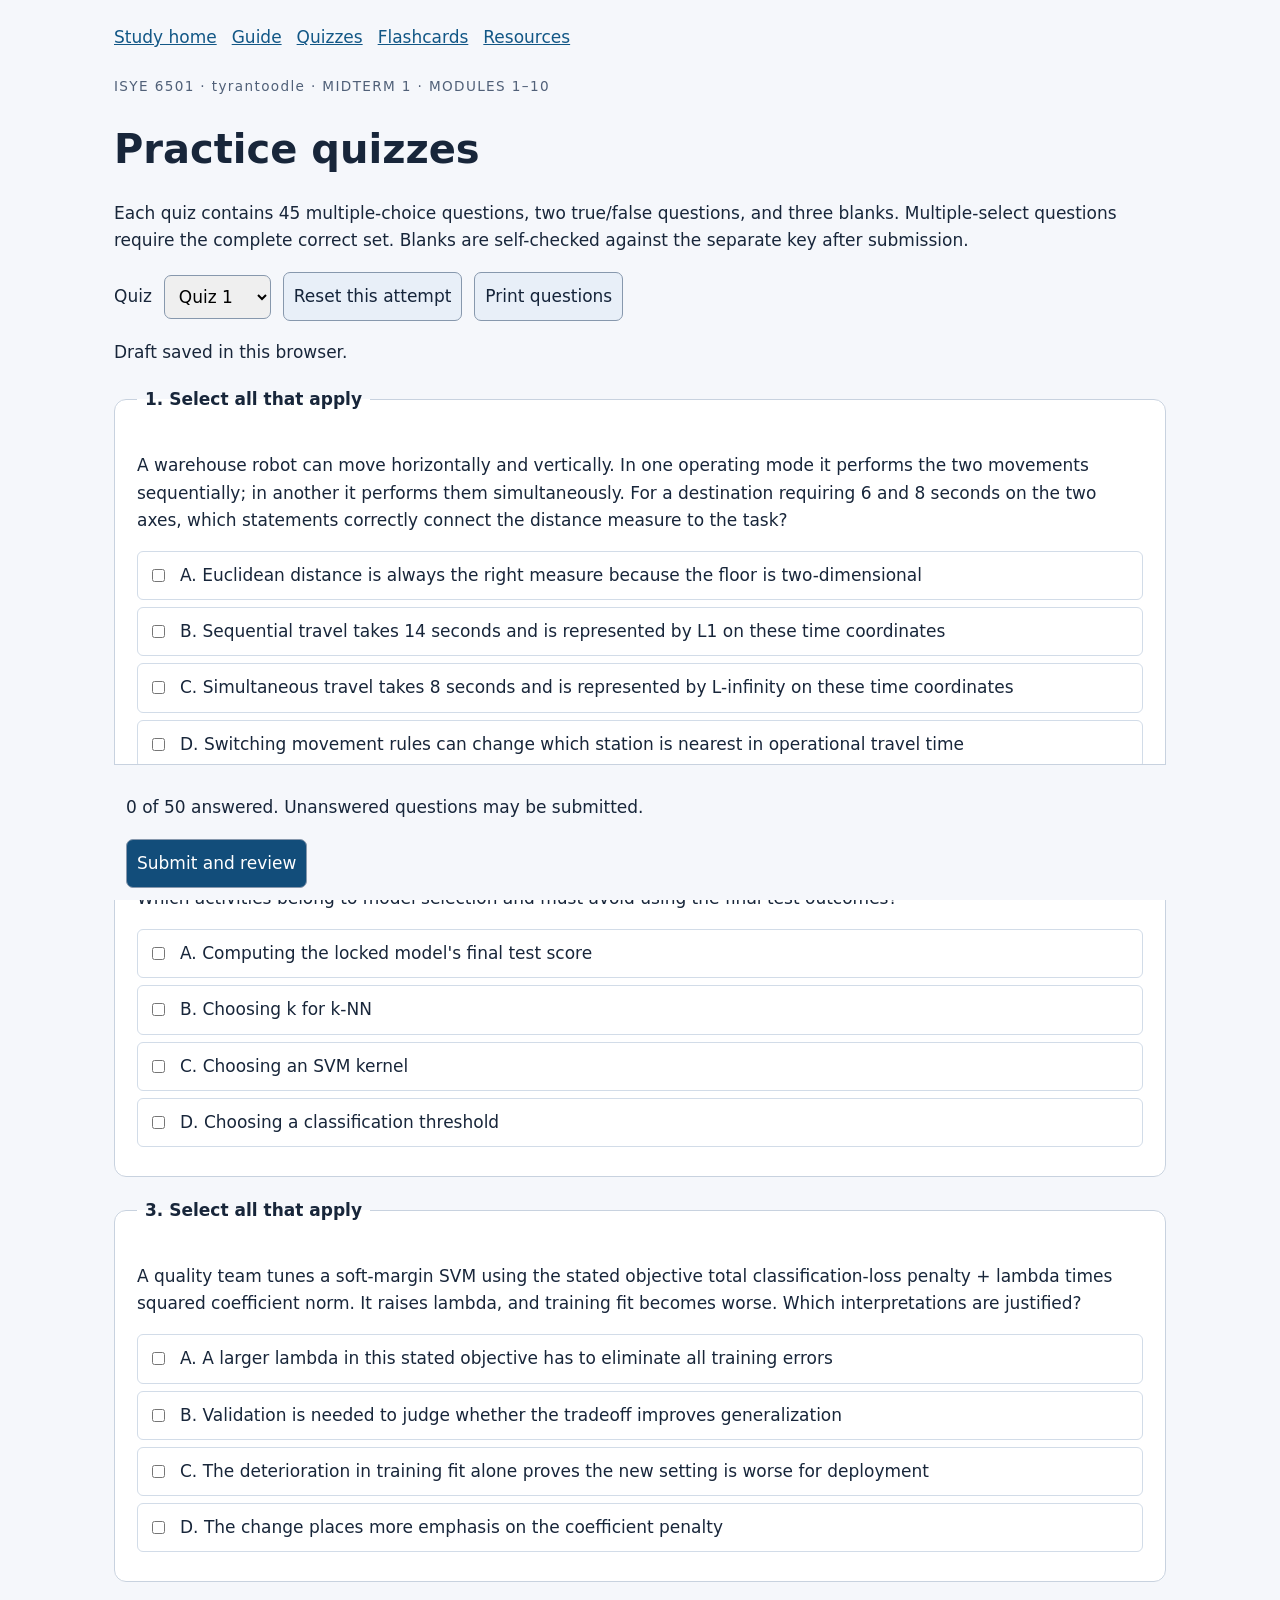
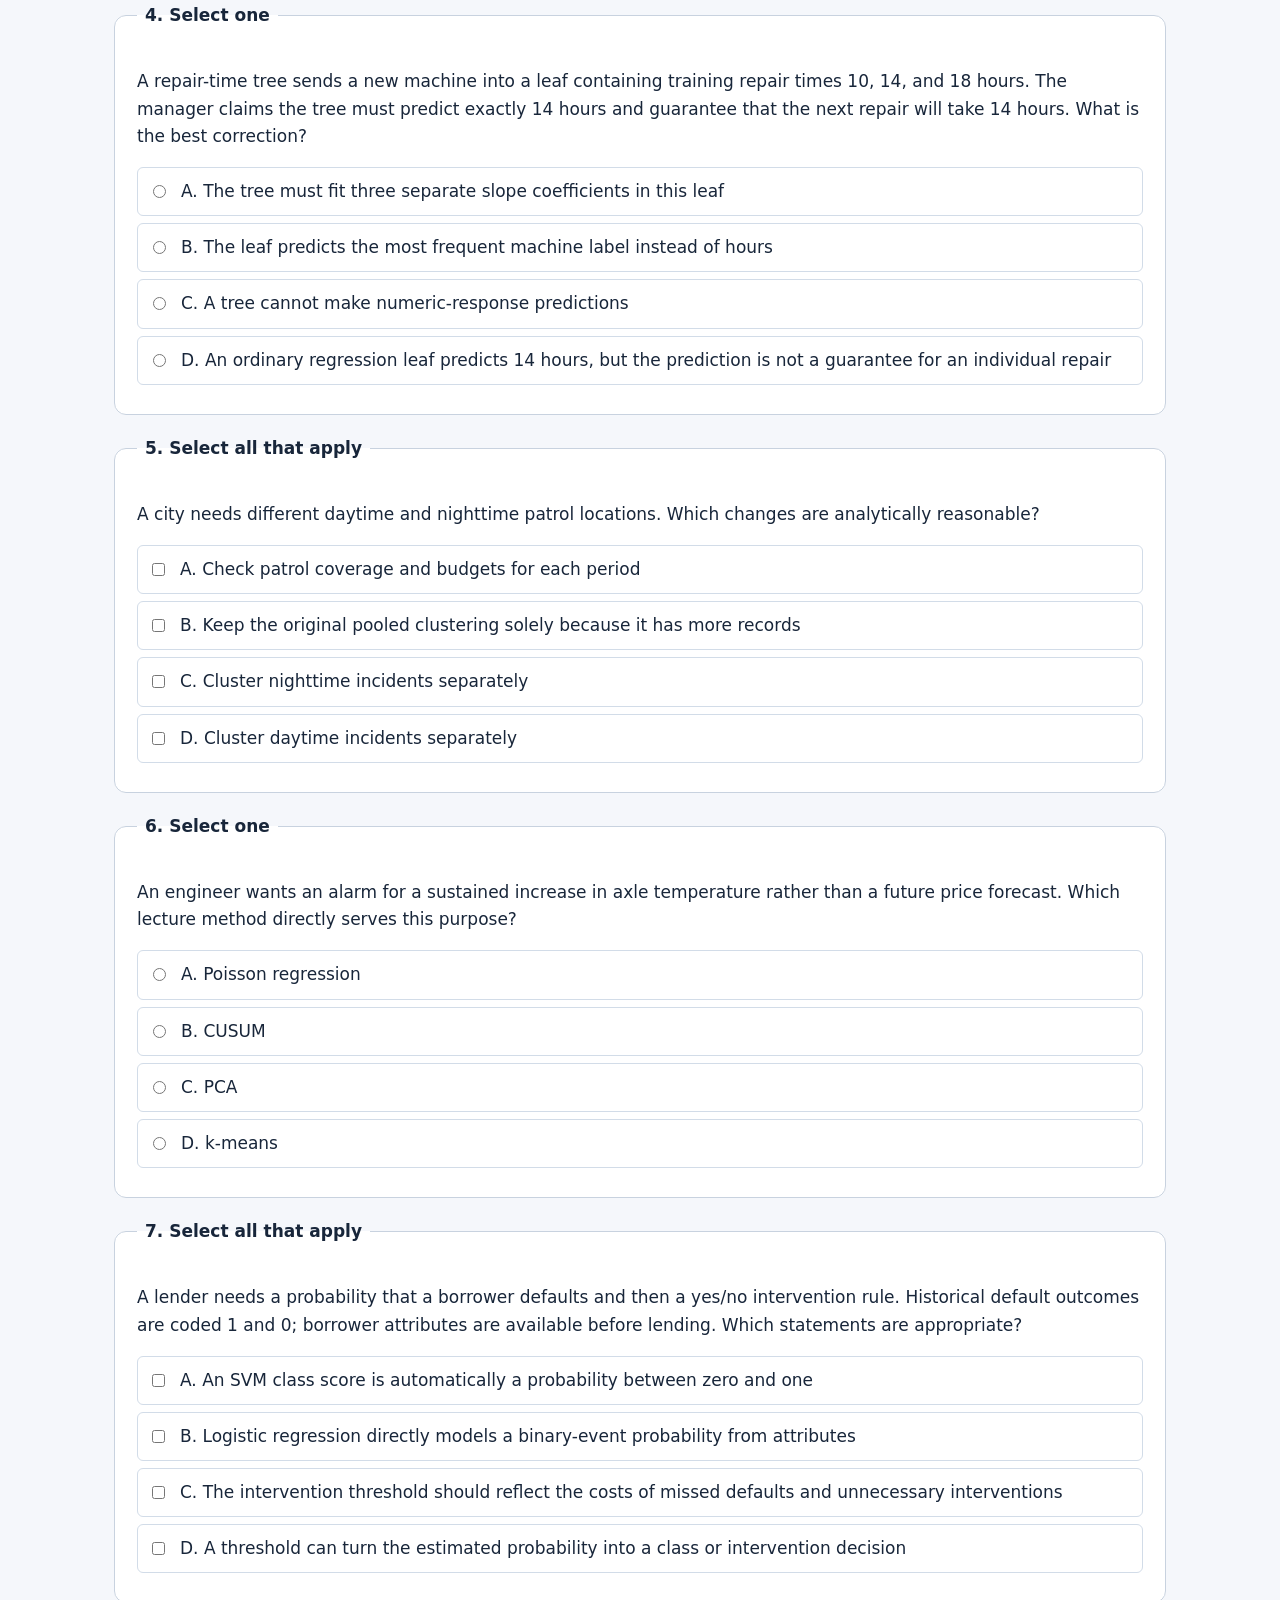
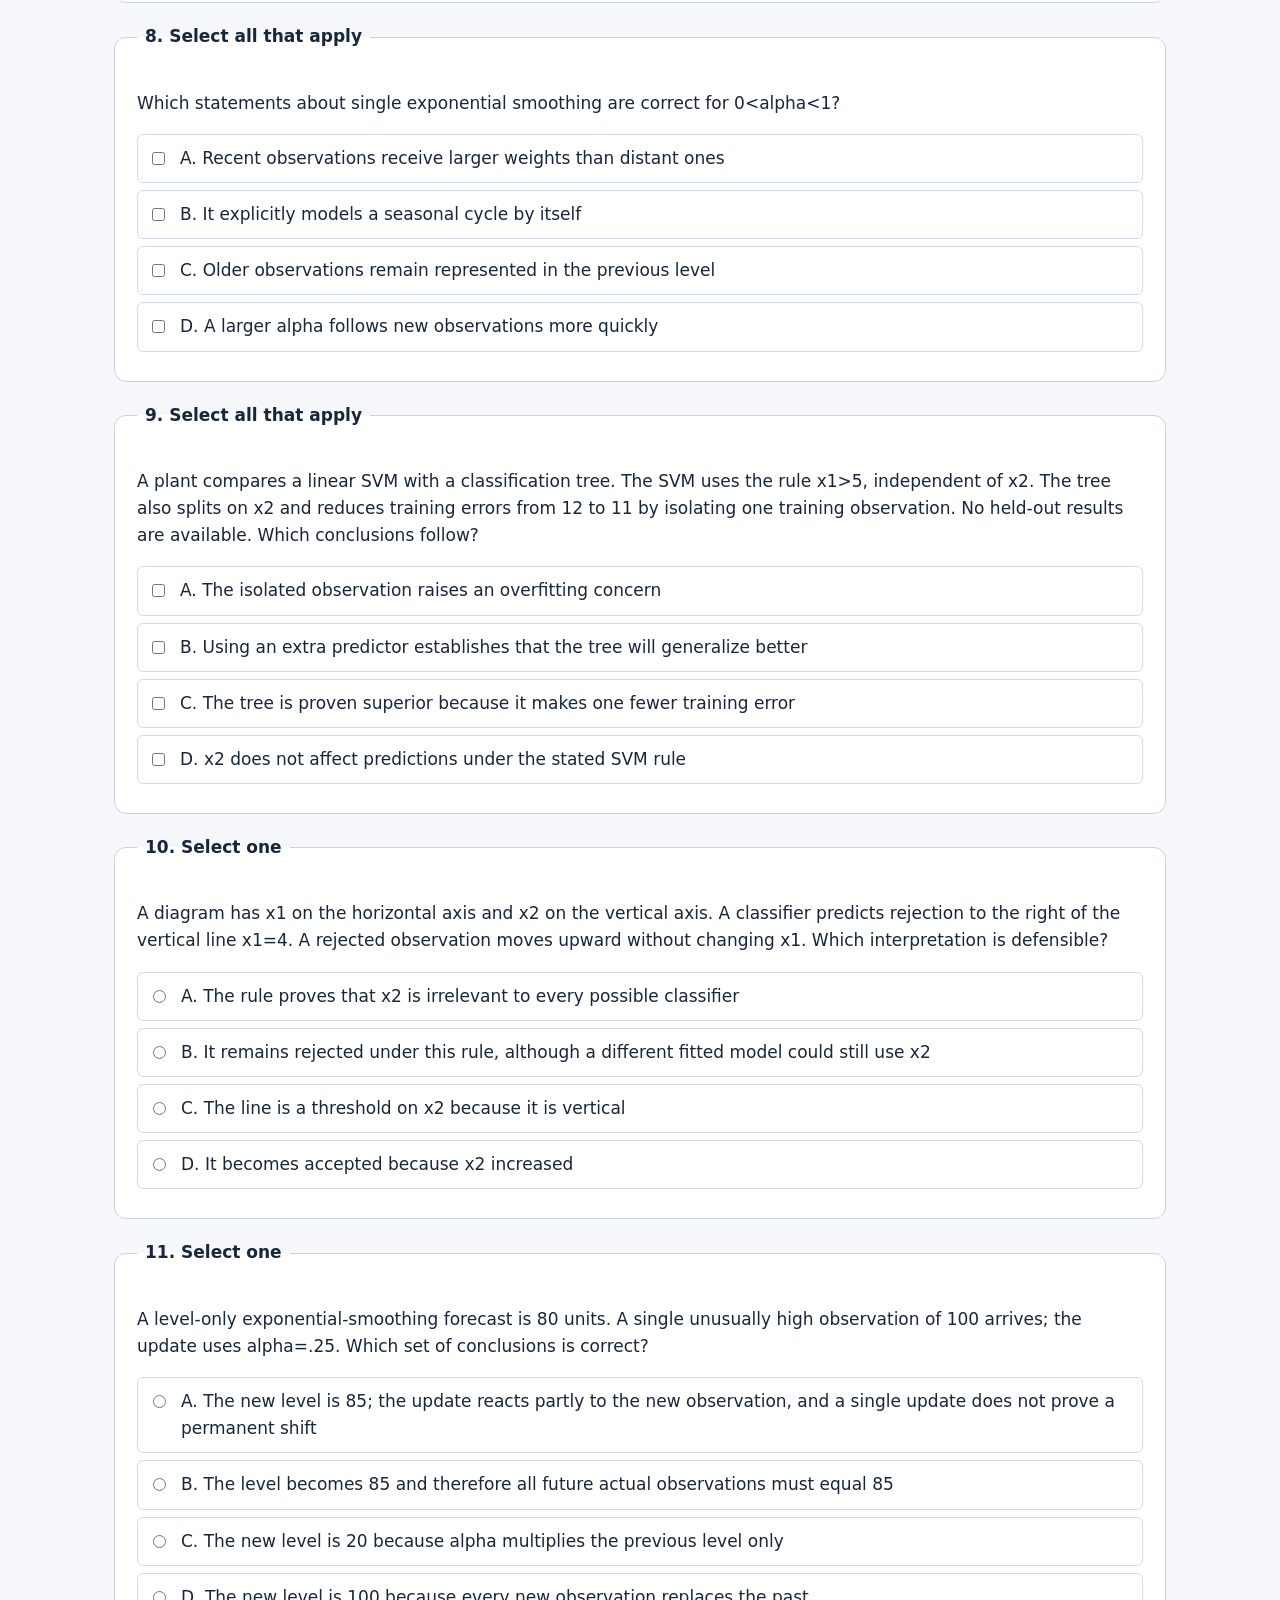
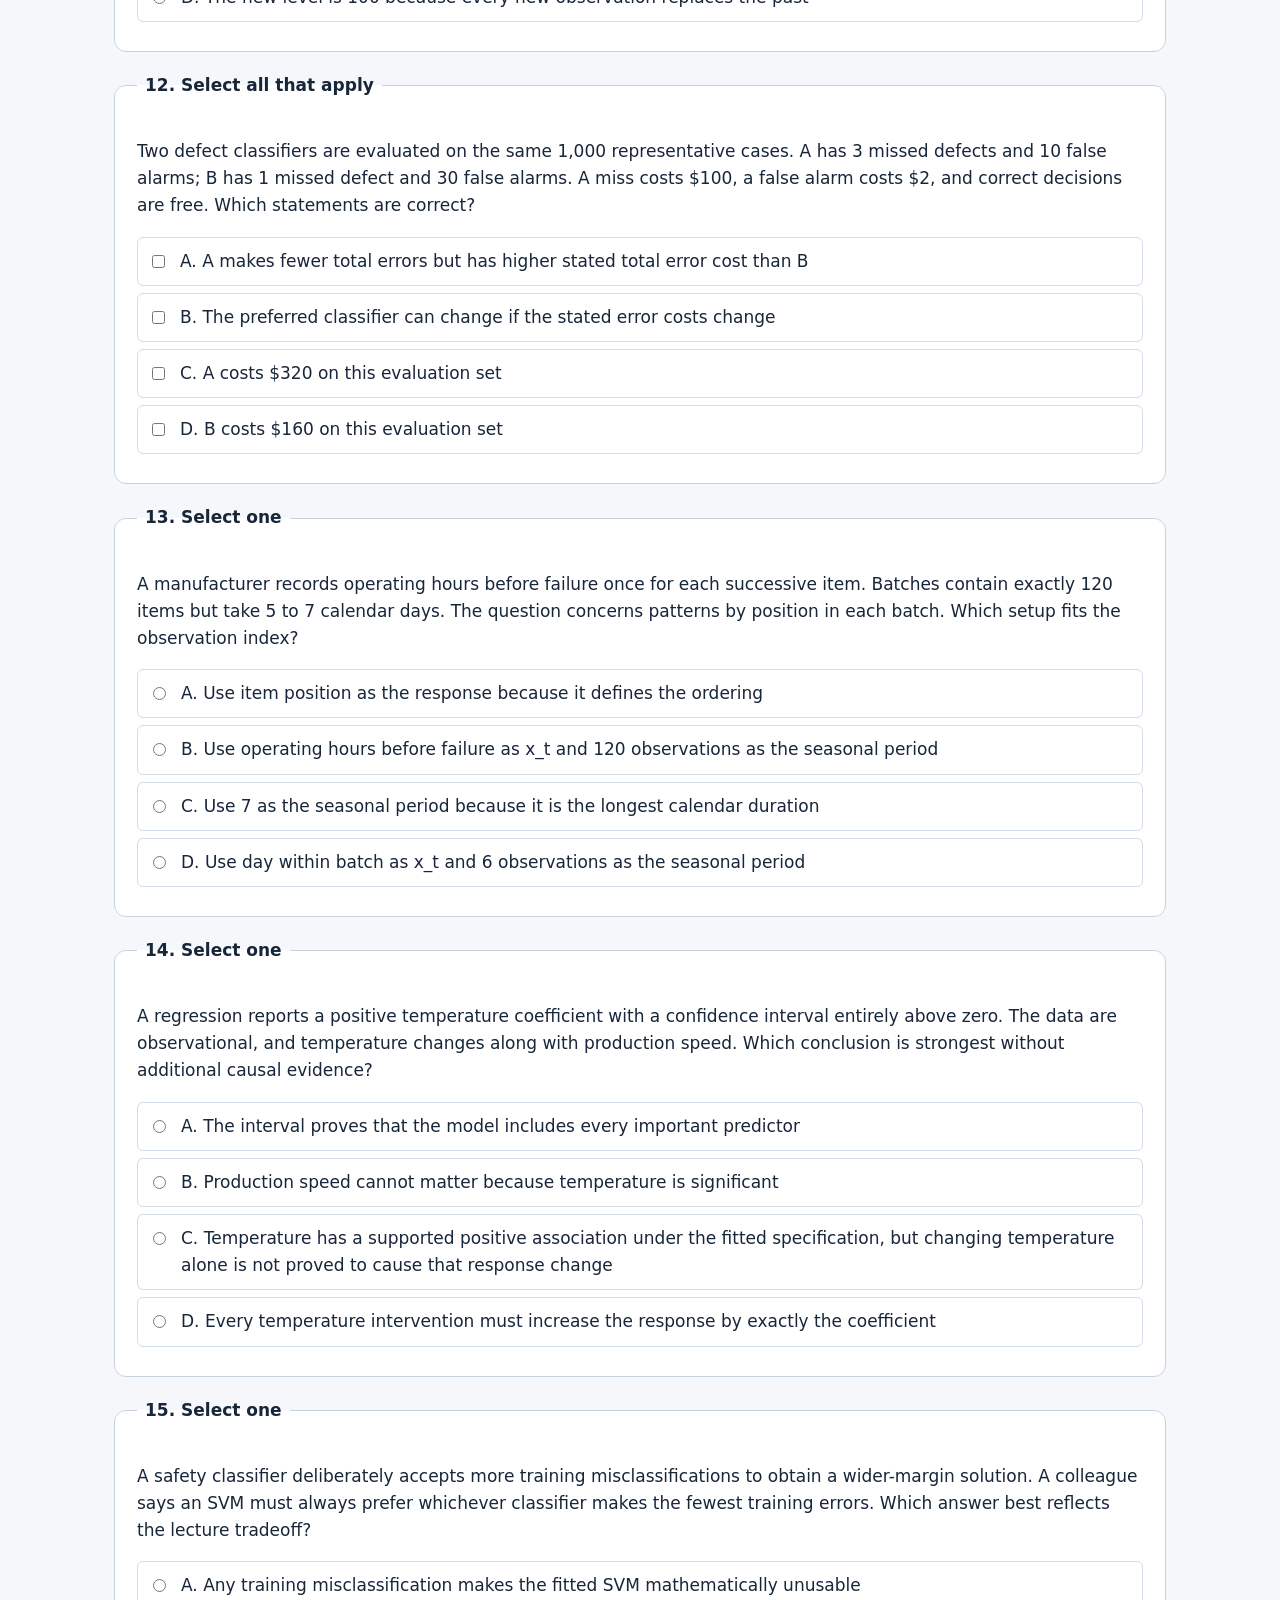
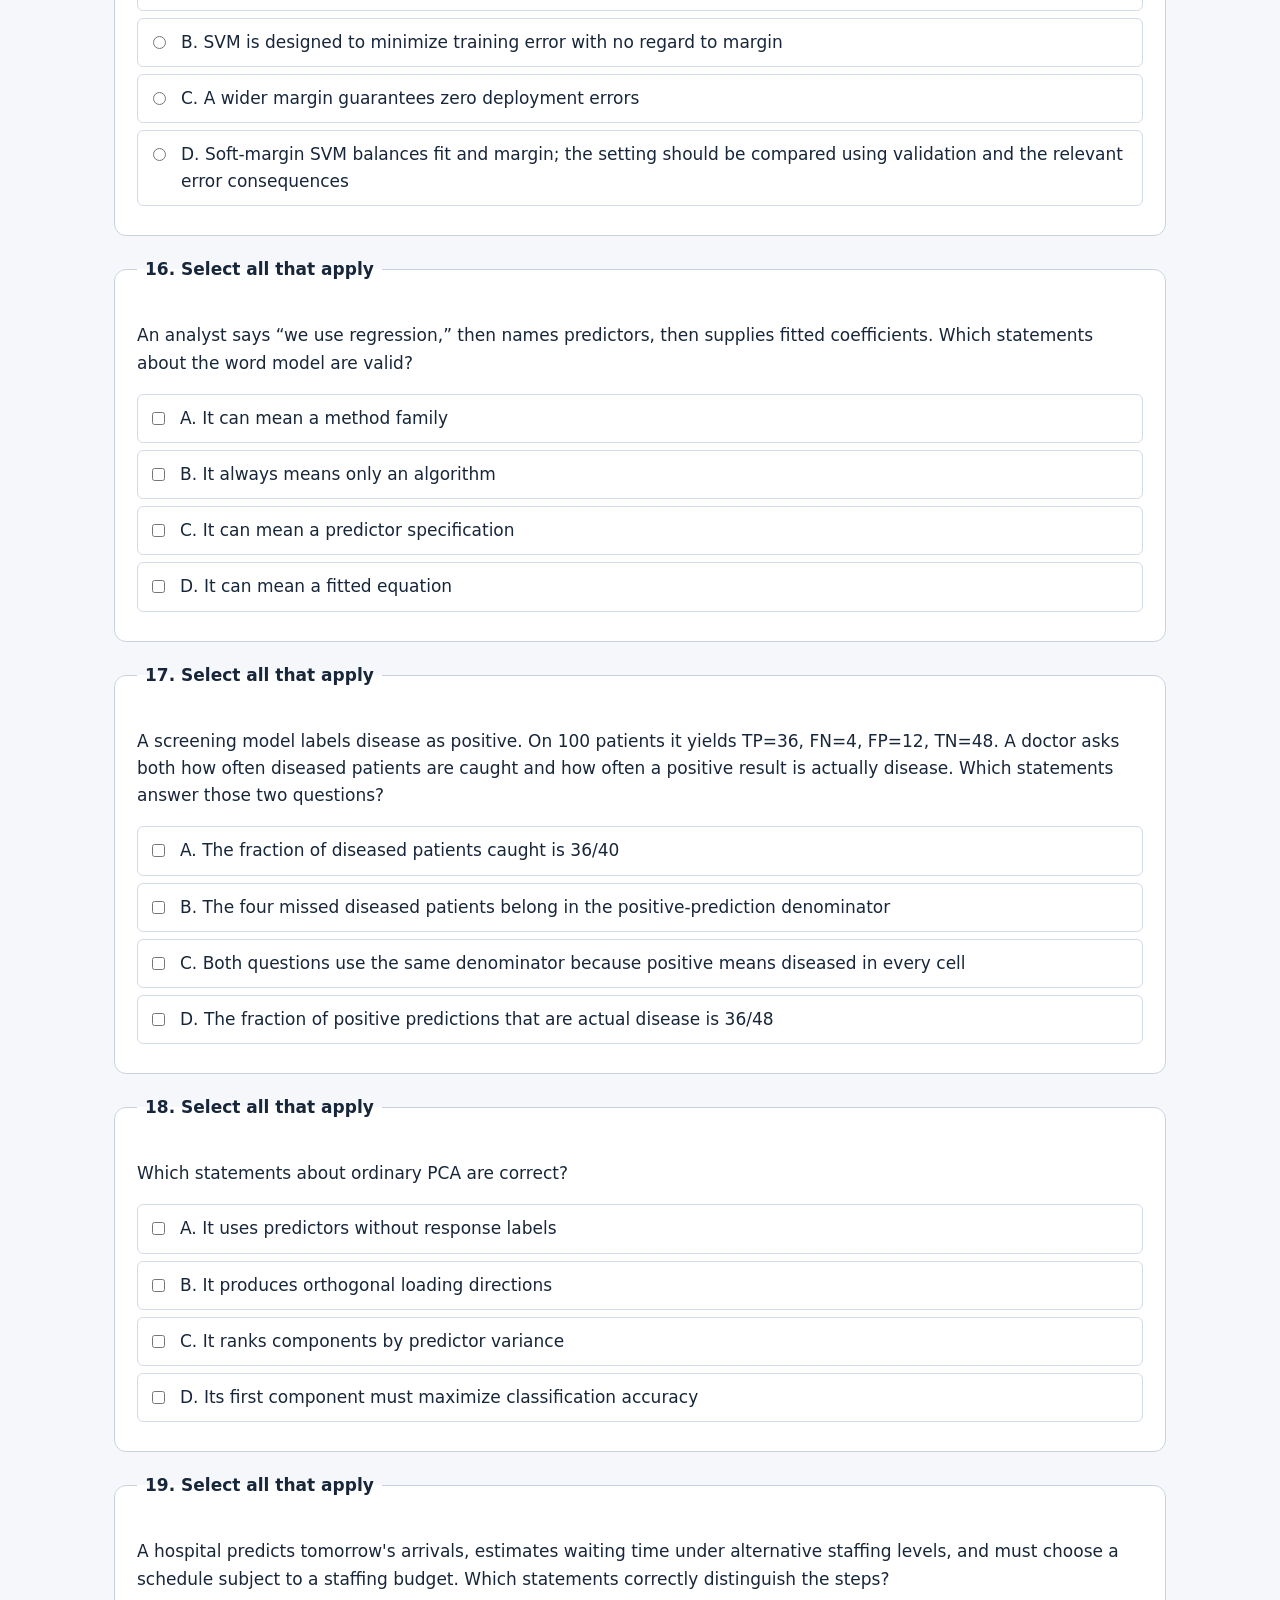
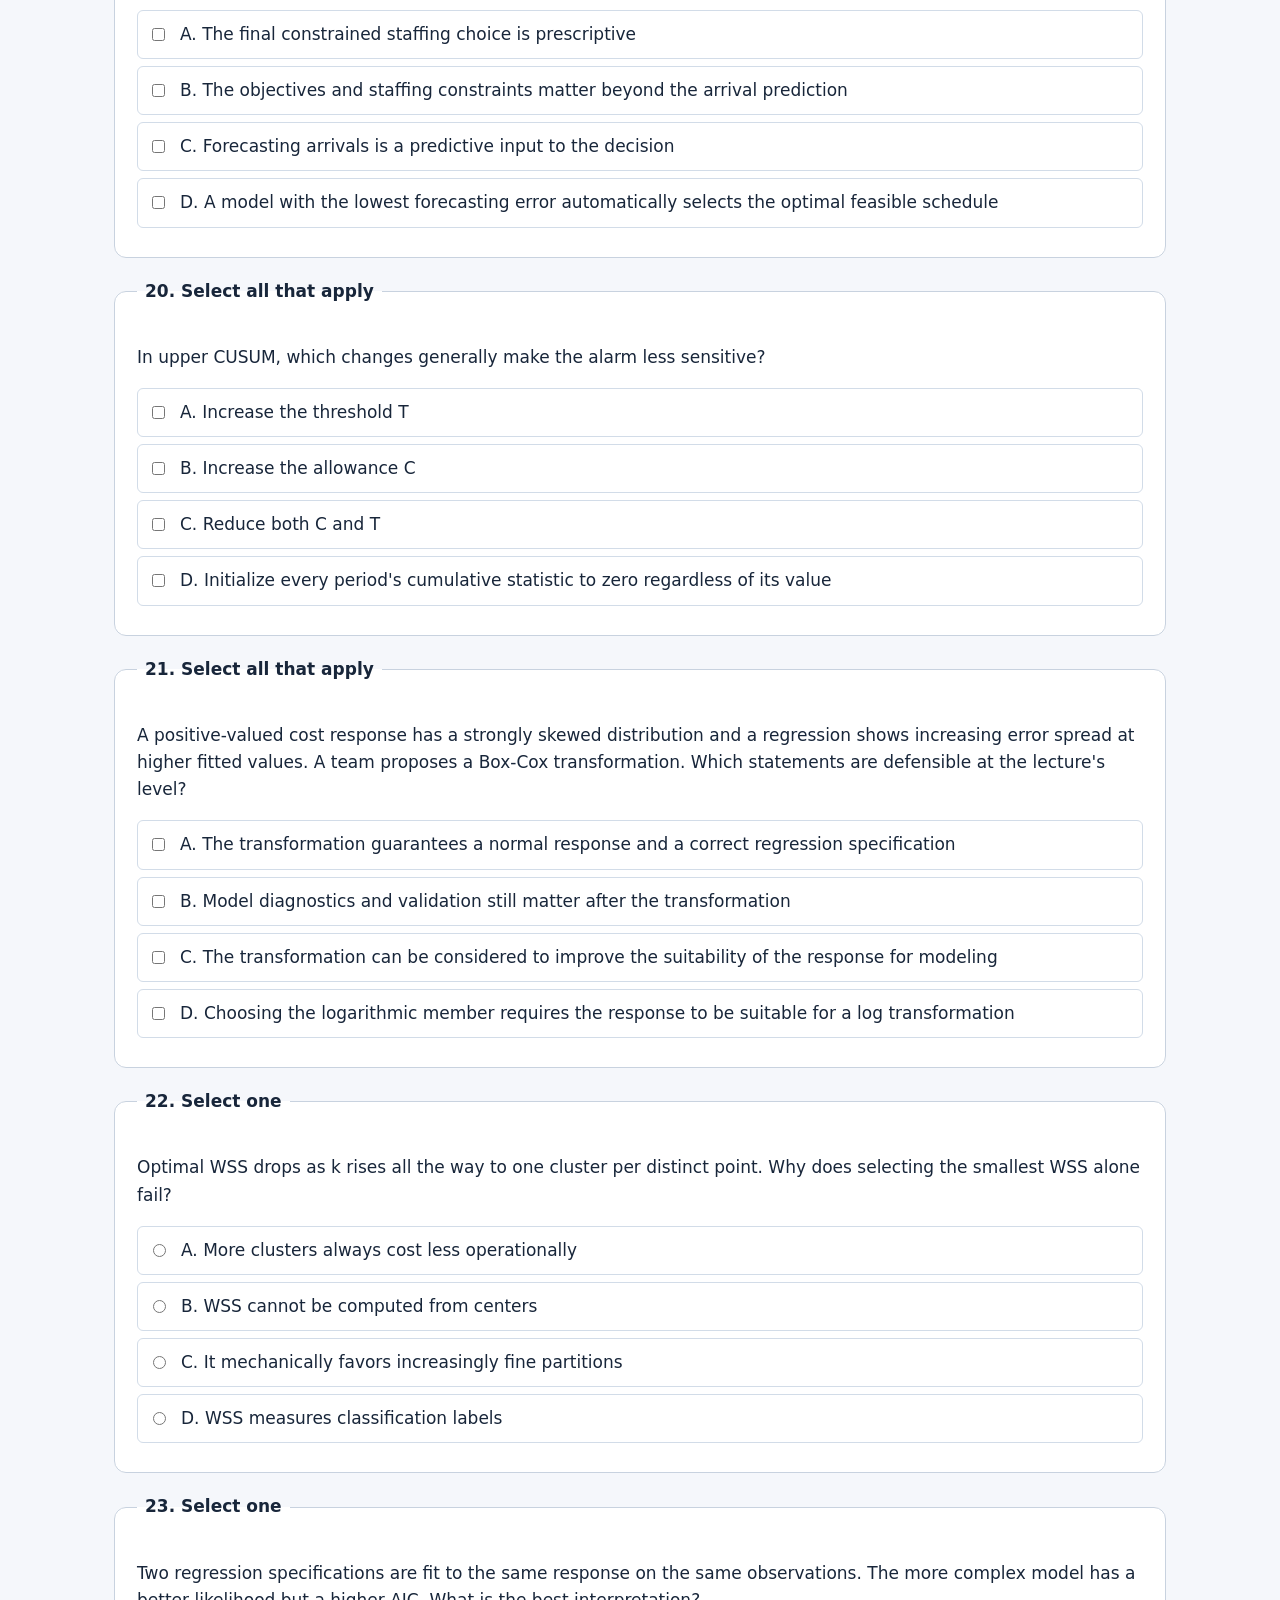
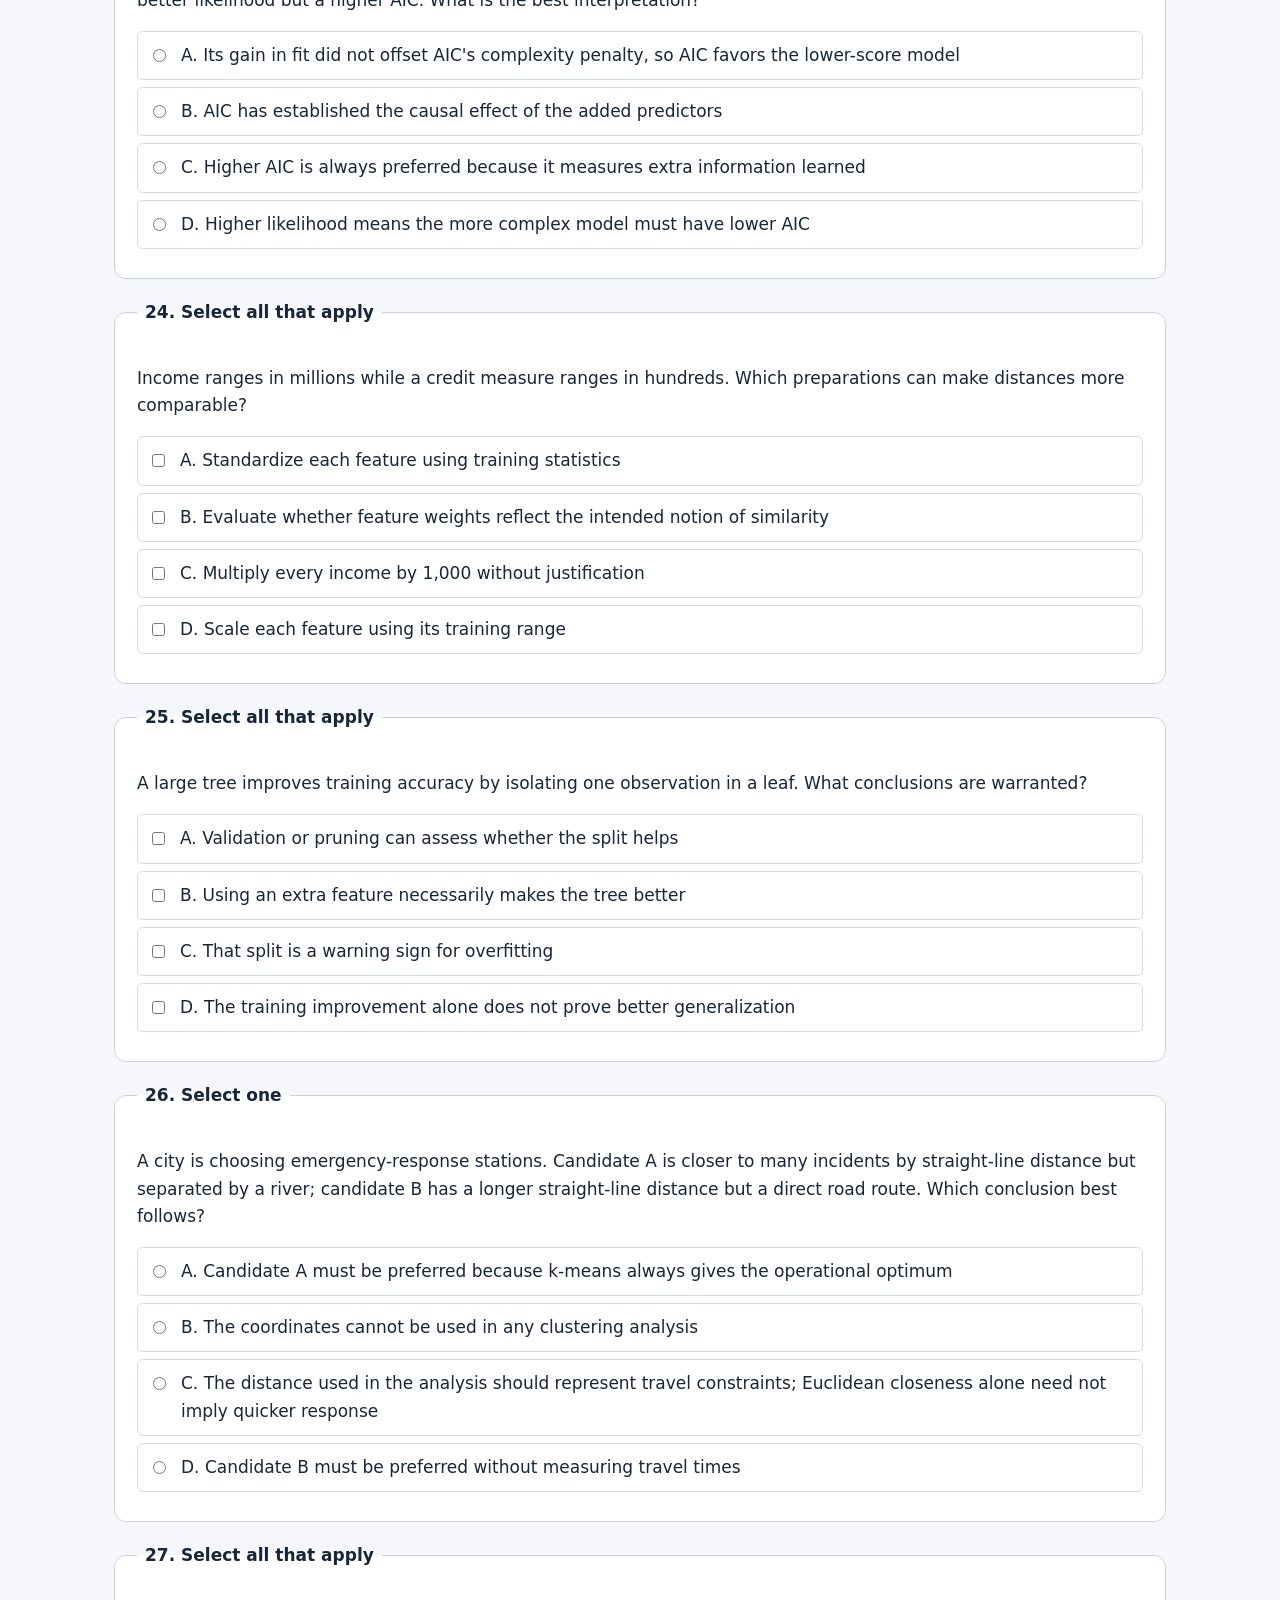
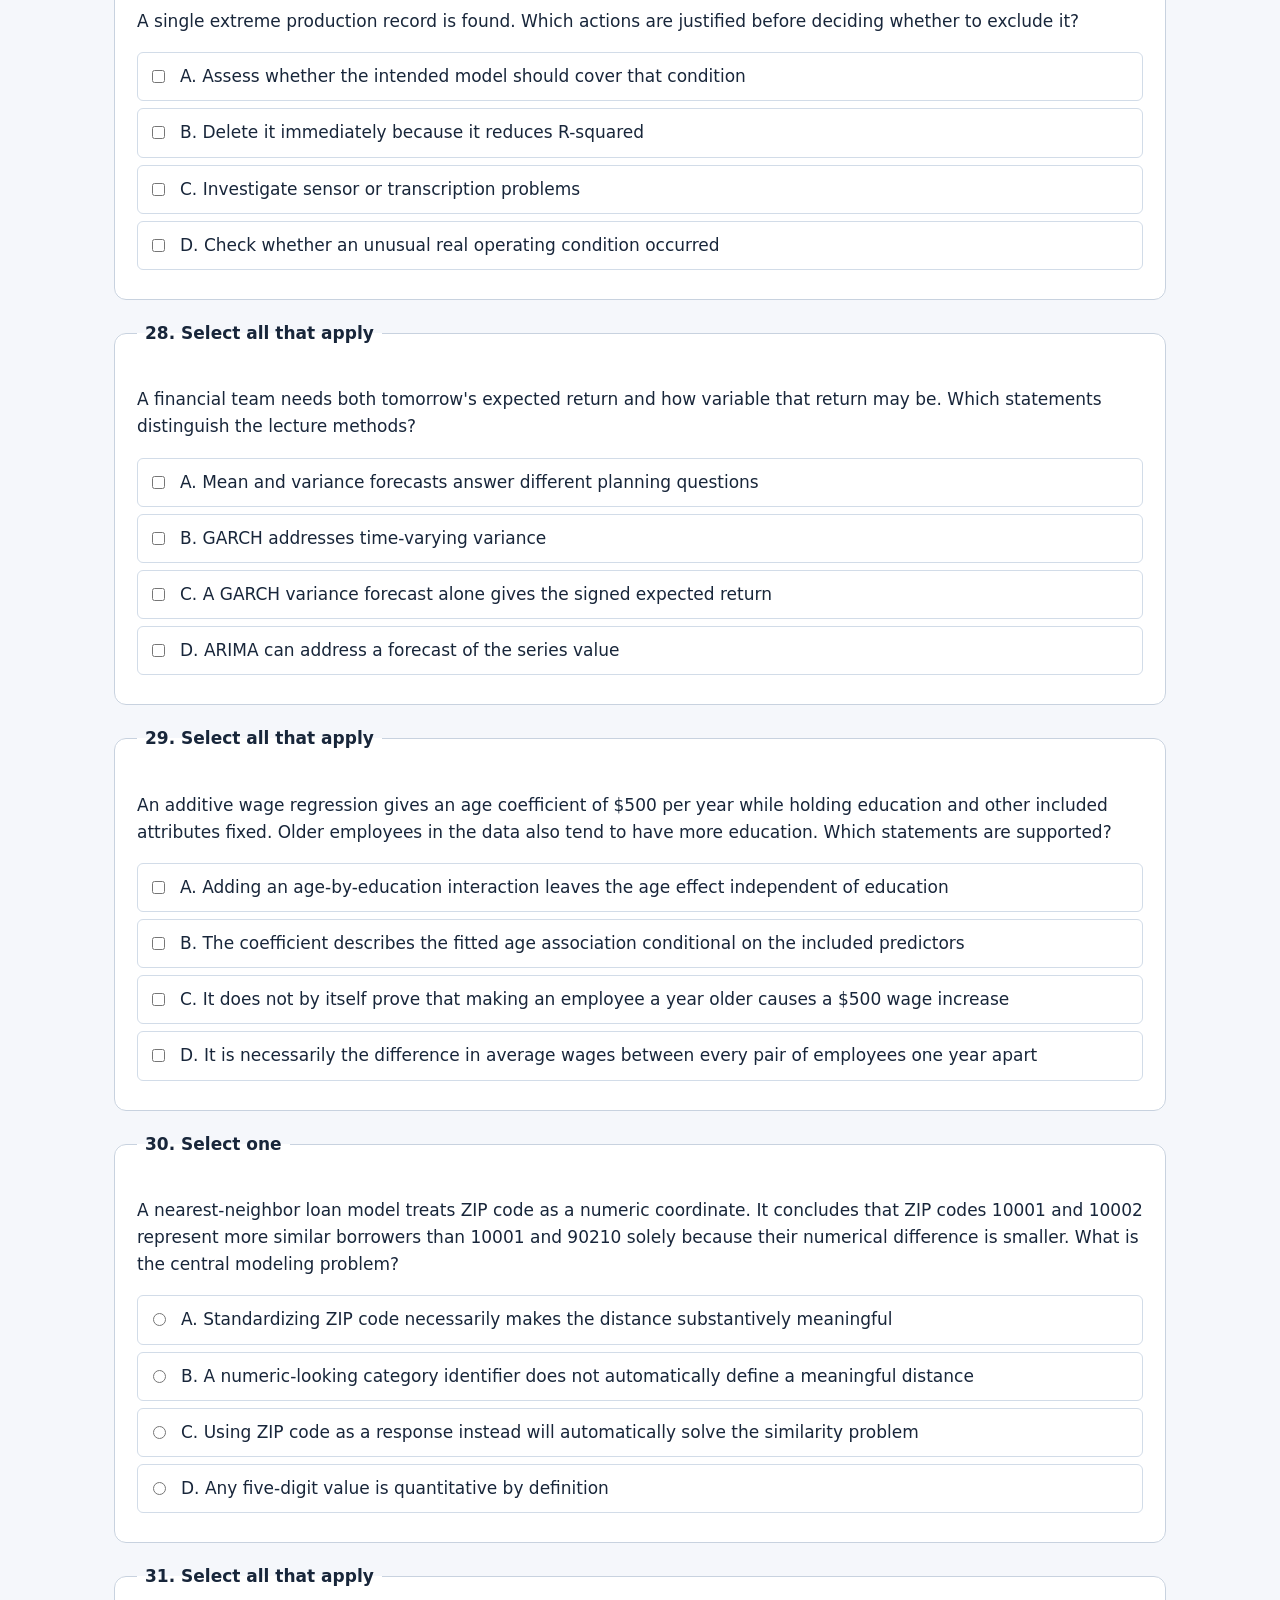
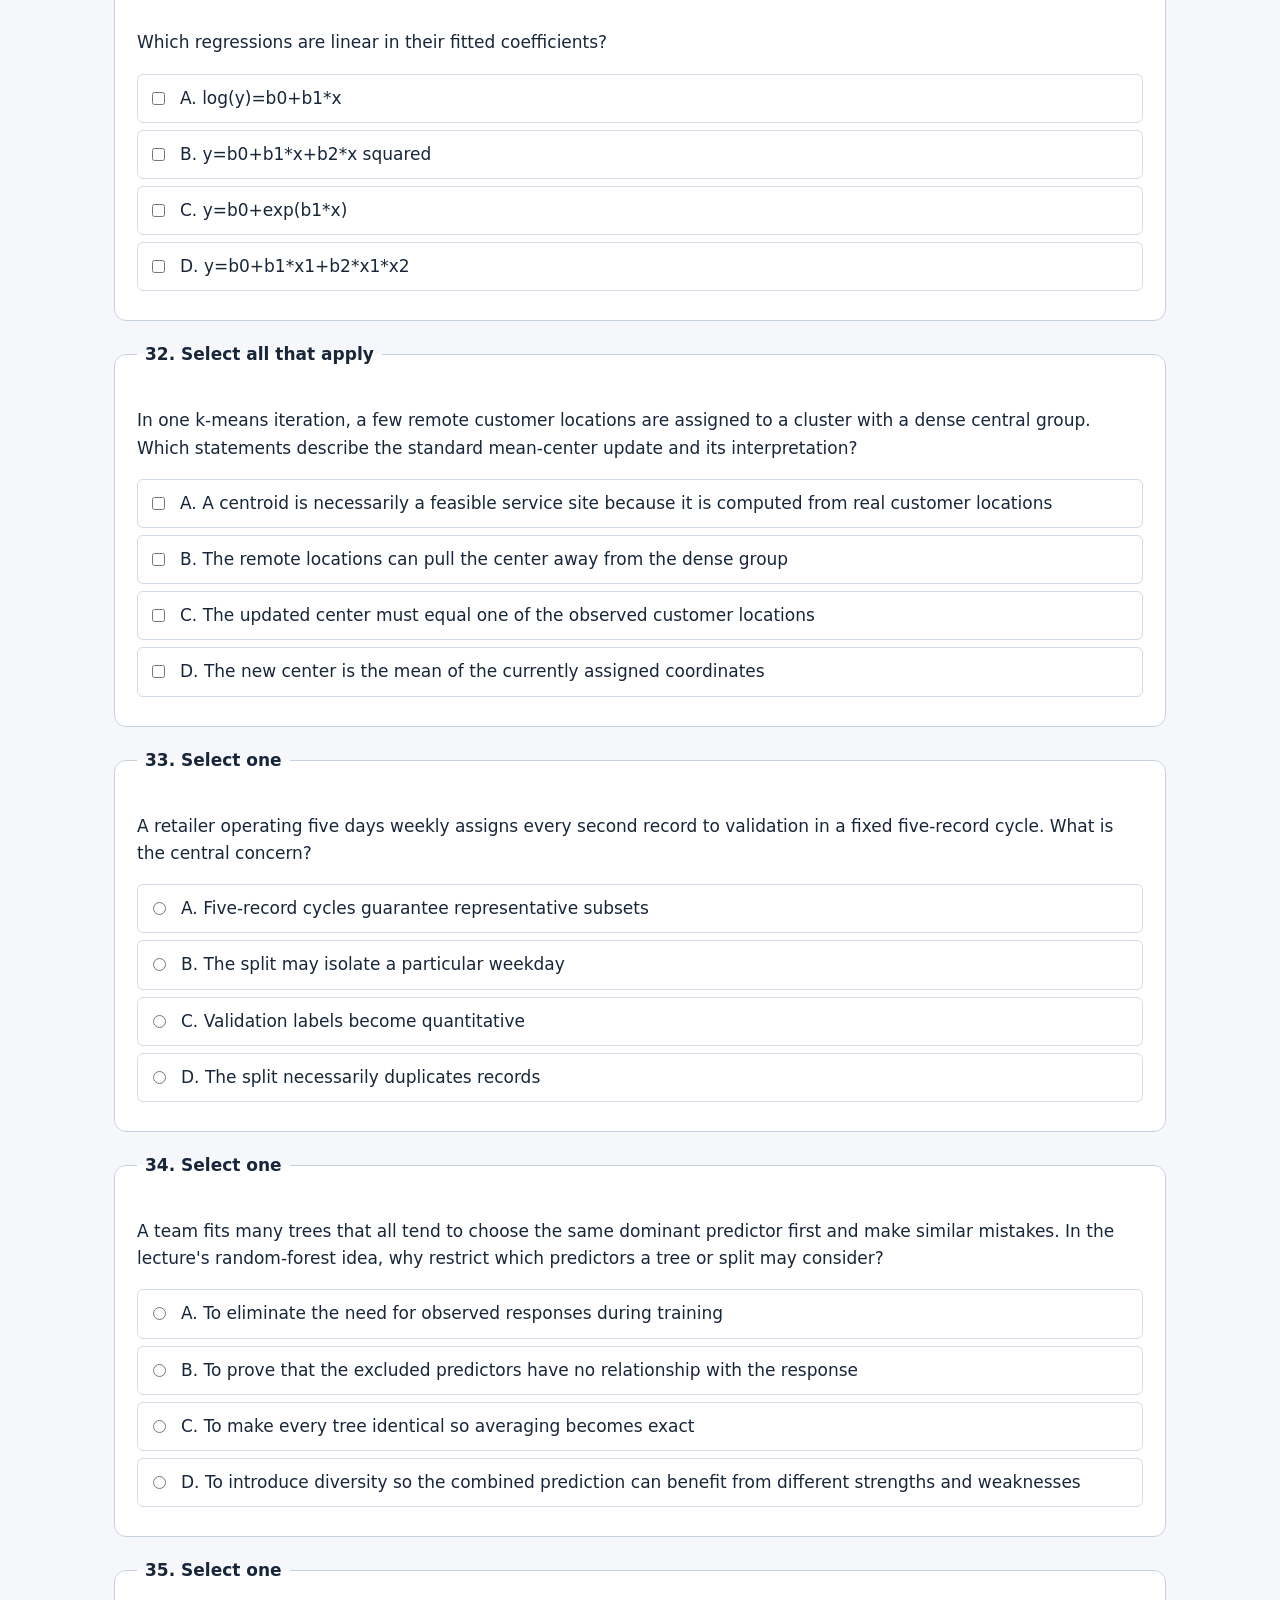
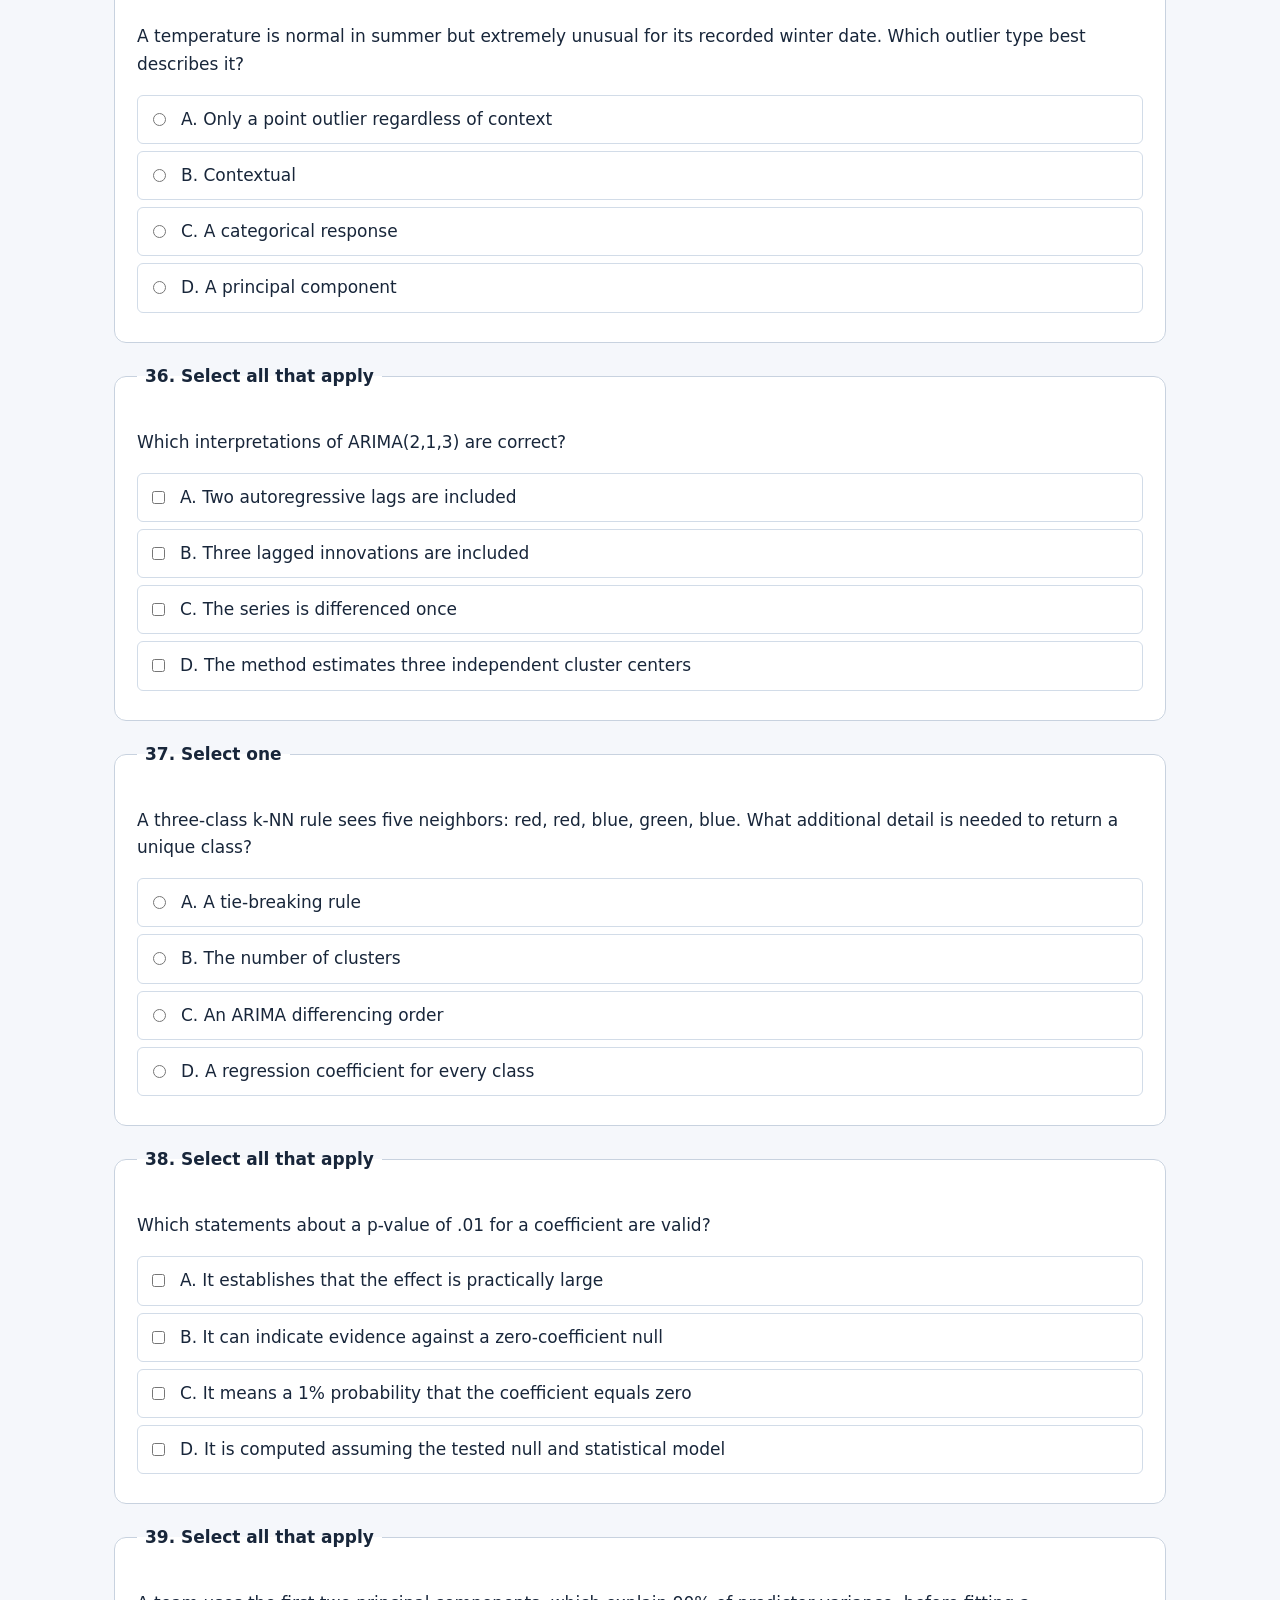
<file: Exams/Midterm - 1/apps/quizzes/index.html>
<!doctype html><html lang="en"><head><meta charset="utf-8"><meta name="viewport" content="width=device-width,initial-scale=1"><title>Practice quizzes · ISYE 6501 MT1</title><link rel="stylesheet" href="../shared/styles.css"></head><body><main><nav aria-label="Study apps"><a href="../index.html">Study home</a><a href="../guide/index.html">Guide</a><a href="../quizzes/index.html">Quizzes</a><a href="../flashcards/index.html">Flashcards</a><a href="../resources/index.html">Resources</a></nav><header><p class="eyebrow">ISYE 6501 · tyrantoodle · MIDTERM 1 · MODULES 1–10</p><h1>Practice quizzes</h1></header><p>Each quiz contains 45 multiple-choice questions, two true/false questions, and three blanks. Multiple-select questions require the complete correct set. Blanks are self-checked against the separate key after submission.</p><div class="toolbar"><label for="quiz">Quiz</label><select id="quiz"><option value="0">Quiz 1</option><option value="1">Quiz 2</option><option value="2">Quiz 3</option><option value="3">Quiz 4</option><option value="4">Quiz 5</option><option value="5">Quiz 6</option><option value="6">Quiz 7</option><option value="7">Quiz 8</option><option value="8">Quiz 9</option><option value="9">Quiz 10</option></select><button id="reset" type="button">Reset this attempt</button><button id="print-questions" type="button">Print questions</button></div><p id="save-status" role="status">Draft answers are saved in this browser when storage is available.</p><p id="error" class="error" role="alert" hidden></p><form id="quiz-form"><div id="questions"></div><div class="sticky"><p id="progress" role="status" aria-live="polite"></p><button id="submit" class="primary" type="submit">Submit and review</button></div></form><section id="results" hidden aria-labelledby="result-title"><h2 id="result-title" tabindex="-1">Review</h2><p id="score" role="status" aria-live="polite"></p><p>Compare each blank with the expected answer and explanation. Accept mathematically equivalent forms; tick it only if your response is correct.</p><div id="reviews"></div><button id="retry" type="button">Start a new attempt</button></section><noscript>Enable JavaScript to use the practice quizzes. The local study materials contain printable questions and separate keys.</noscript><footer>Original practice material for studying. Quiz scores use a study convention, not official exam scoring.</footer></main><script src="questions.js"></script><script src="core.js"></script><script src="app.js?v=c75e3a064750"></script></body></html>
</file>
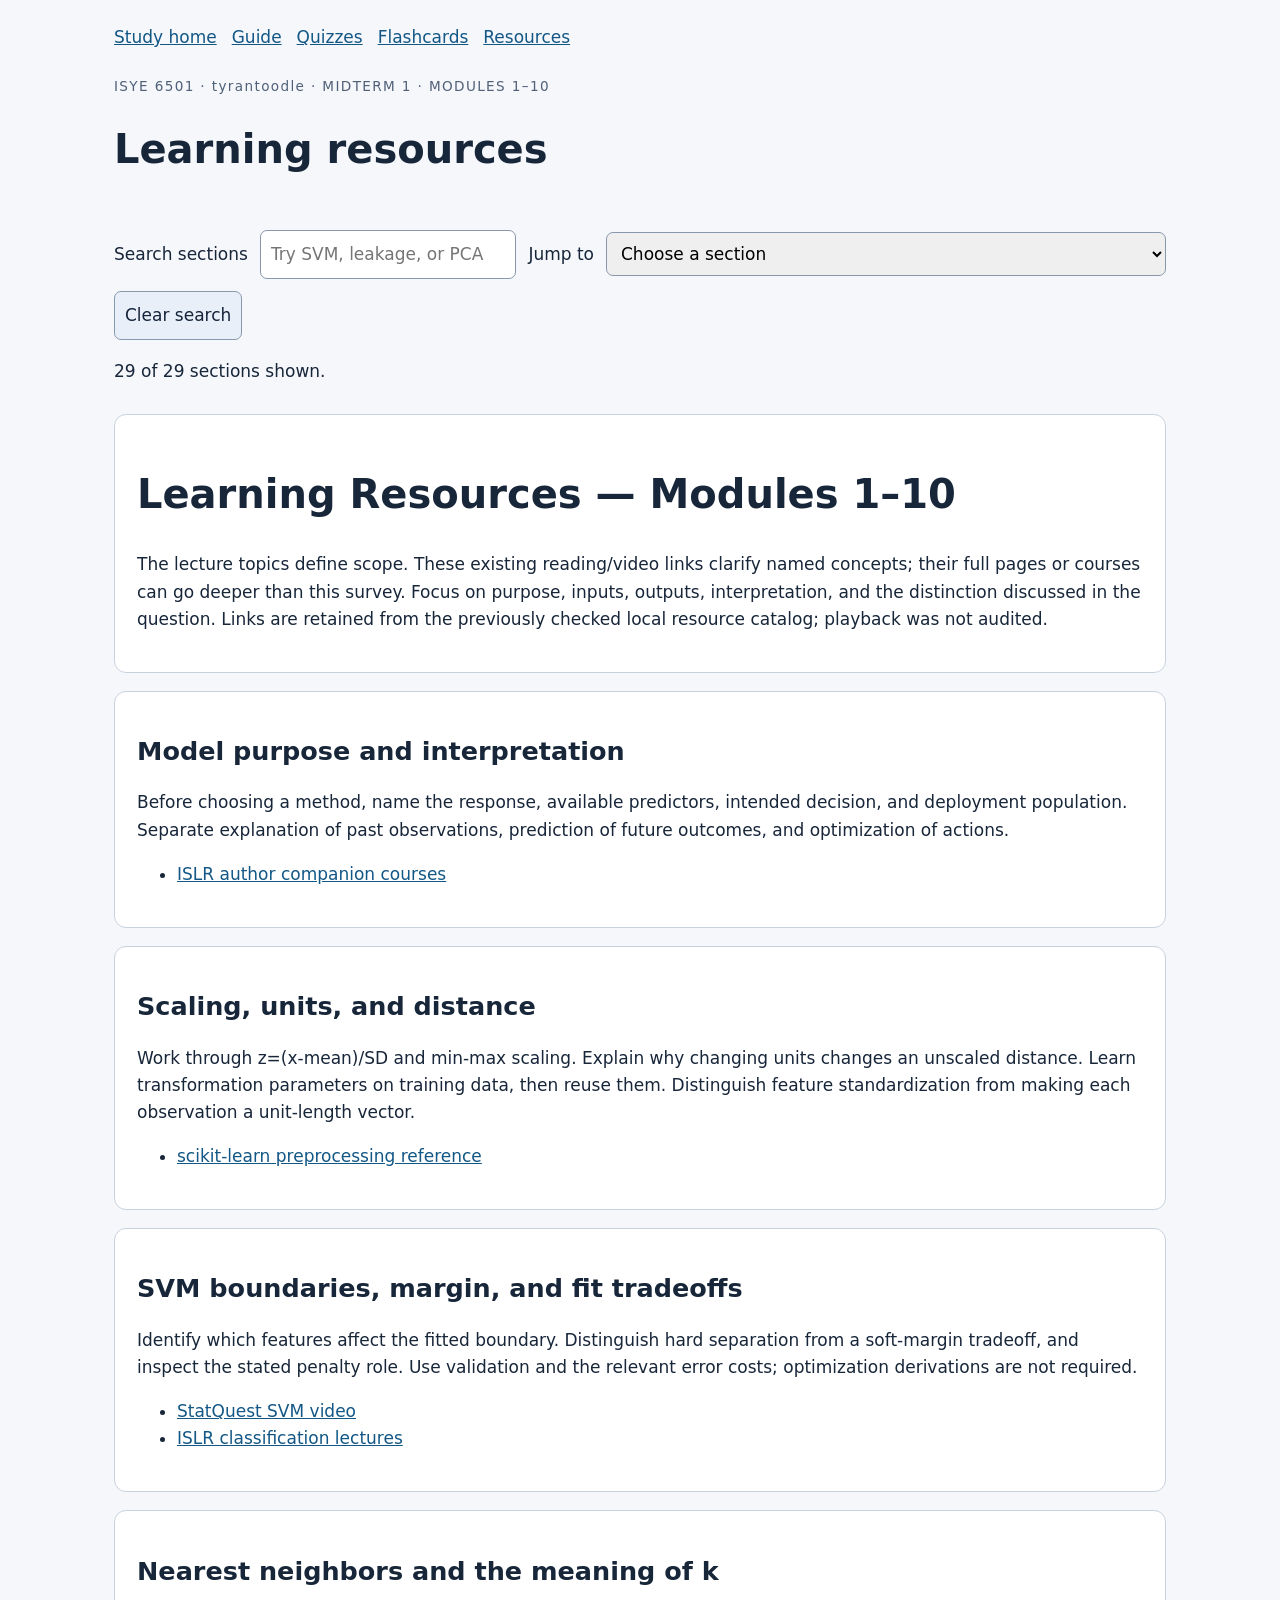
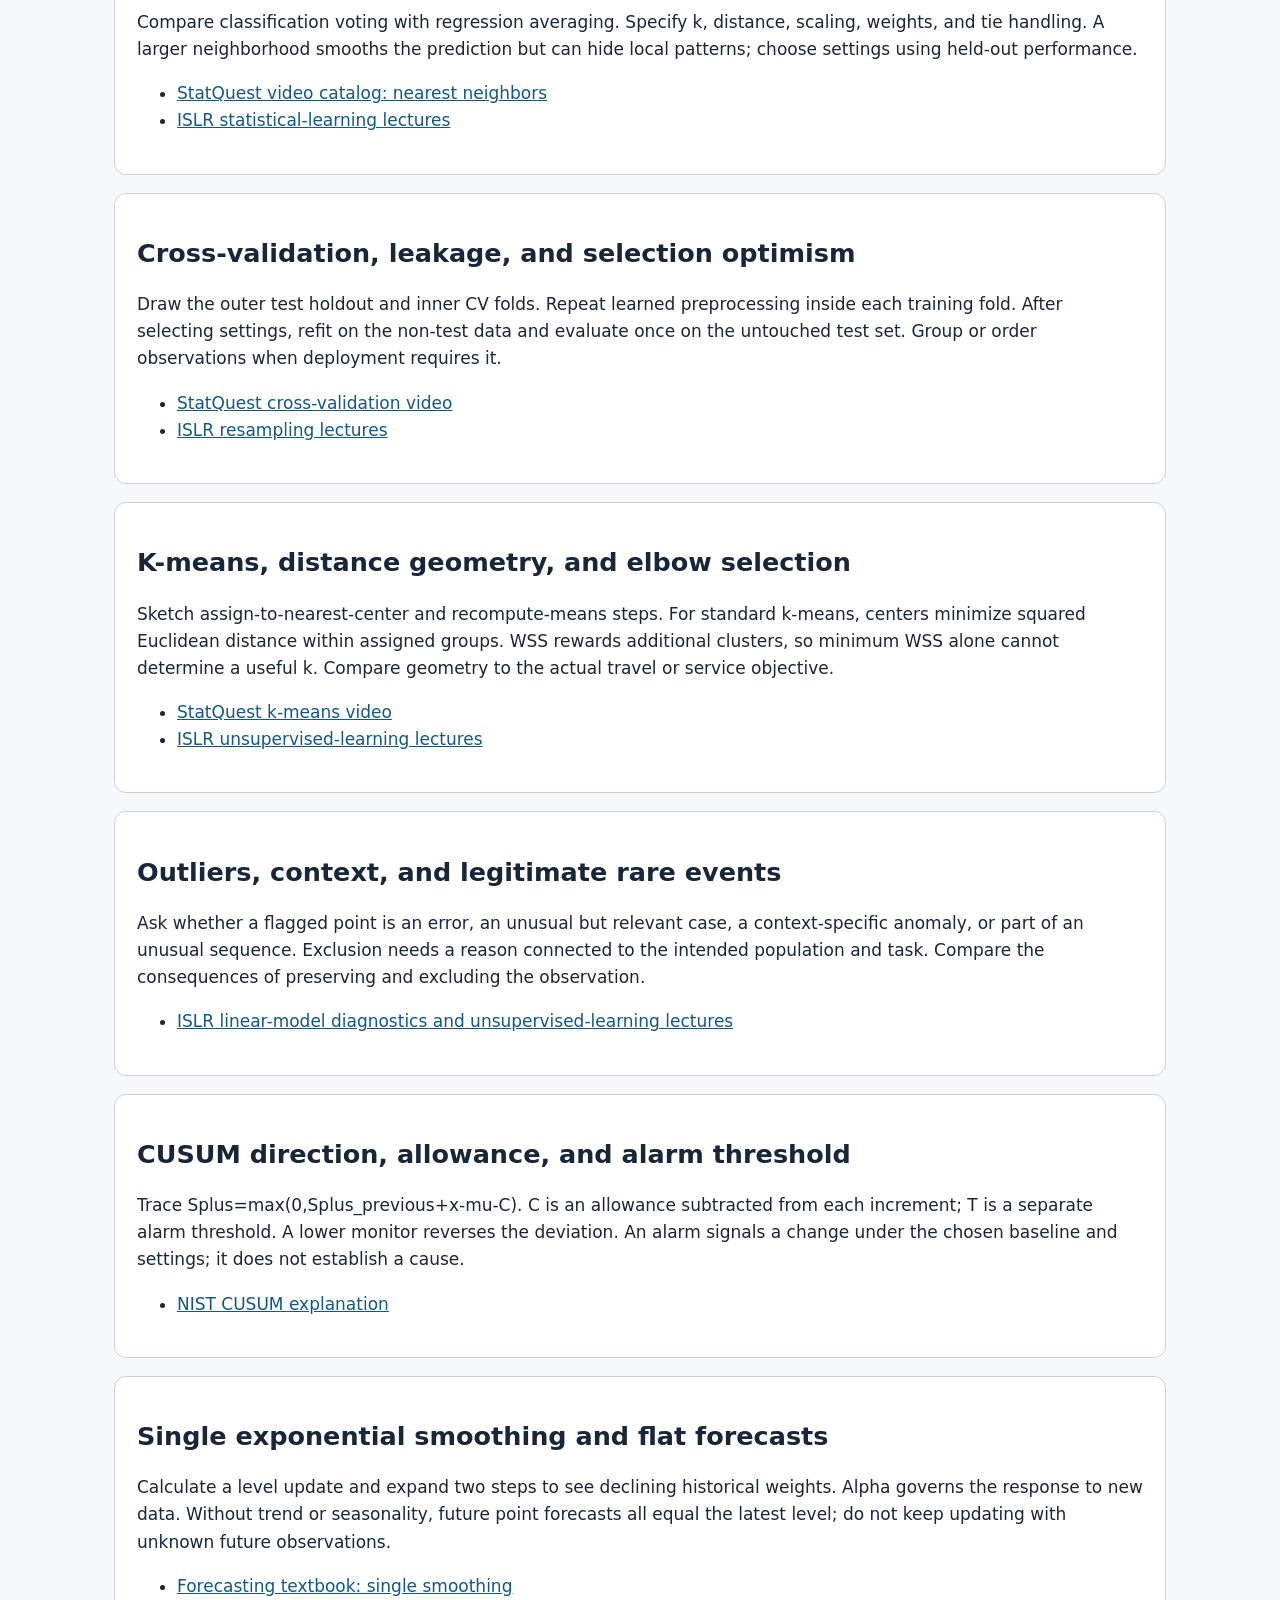
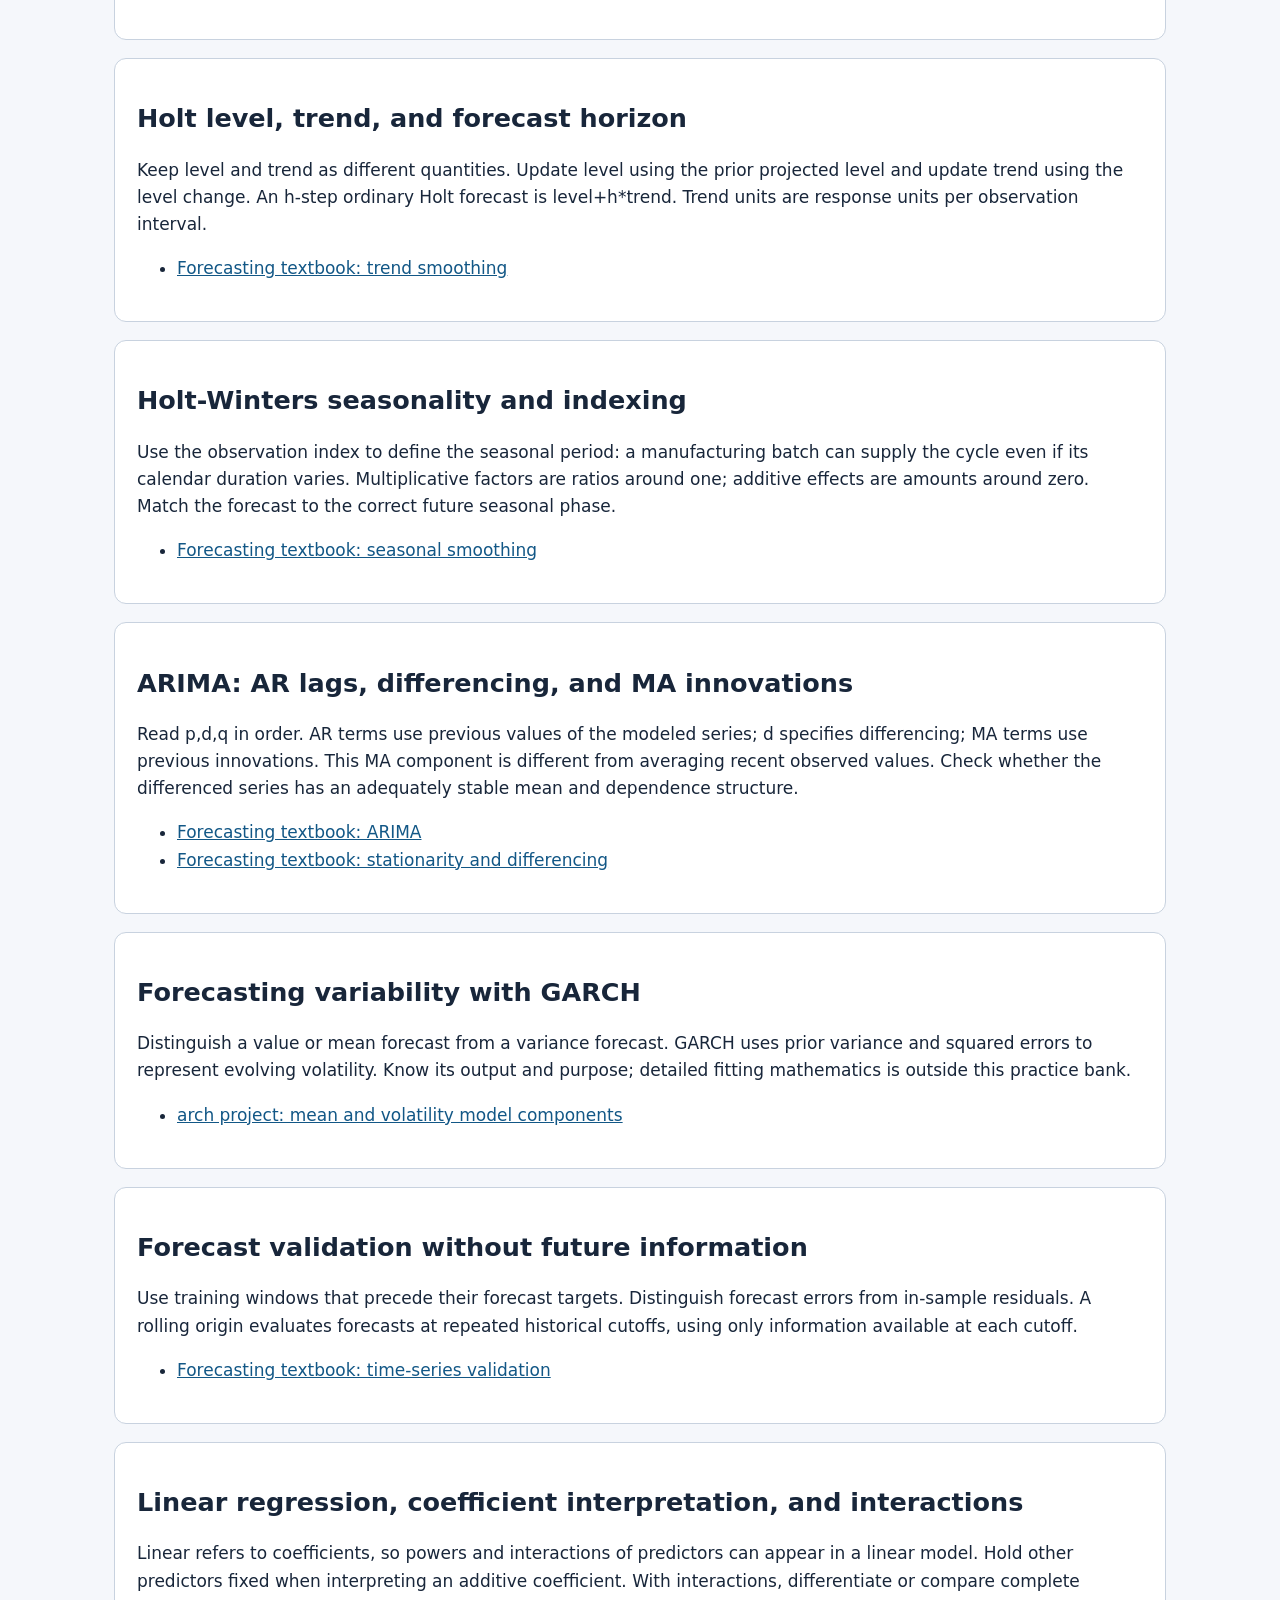
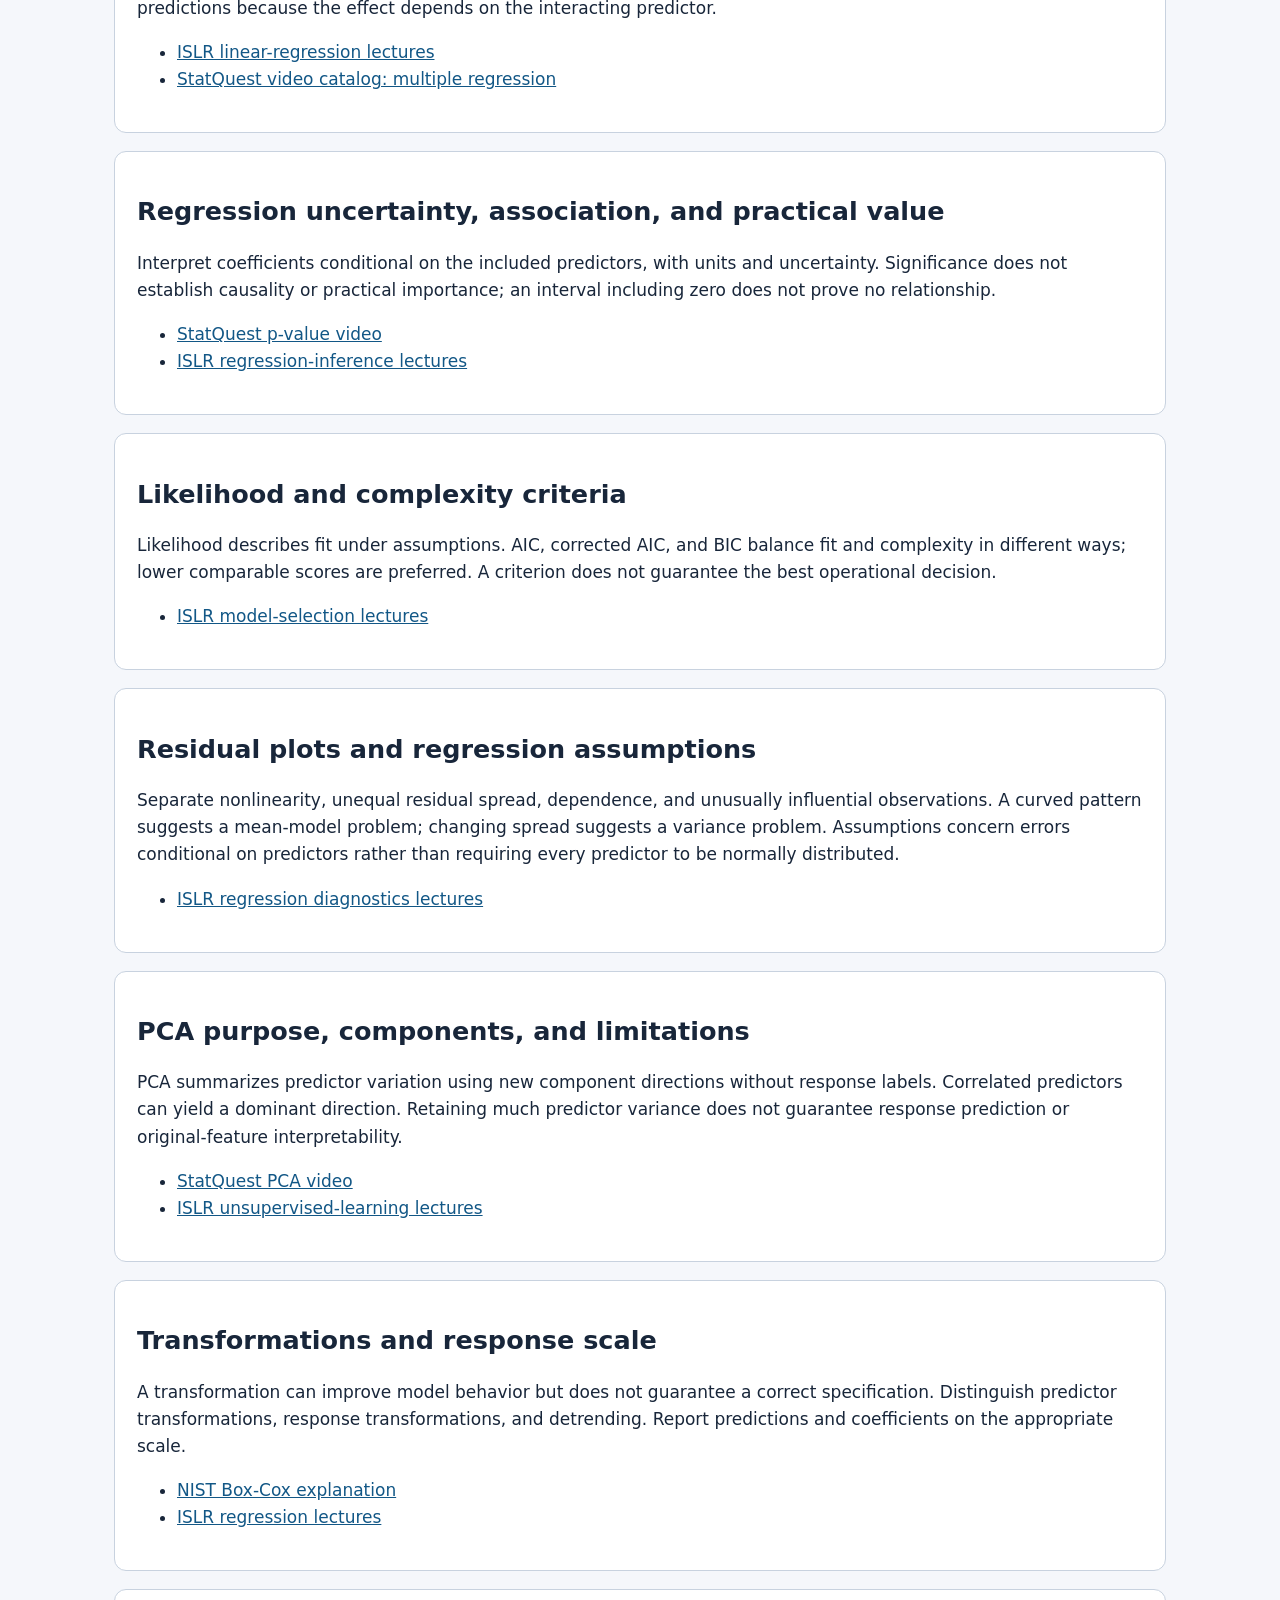
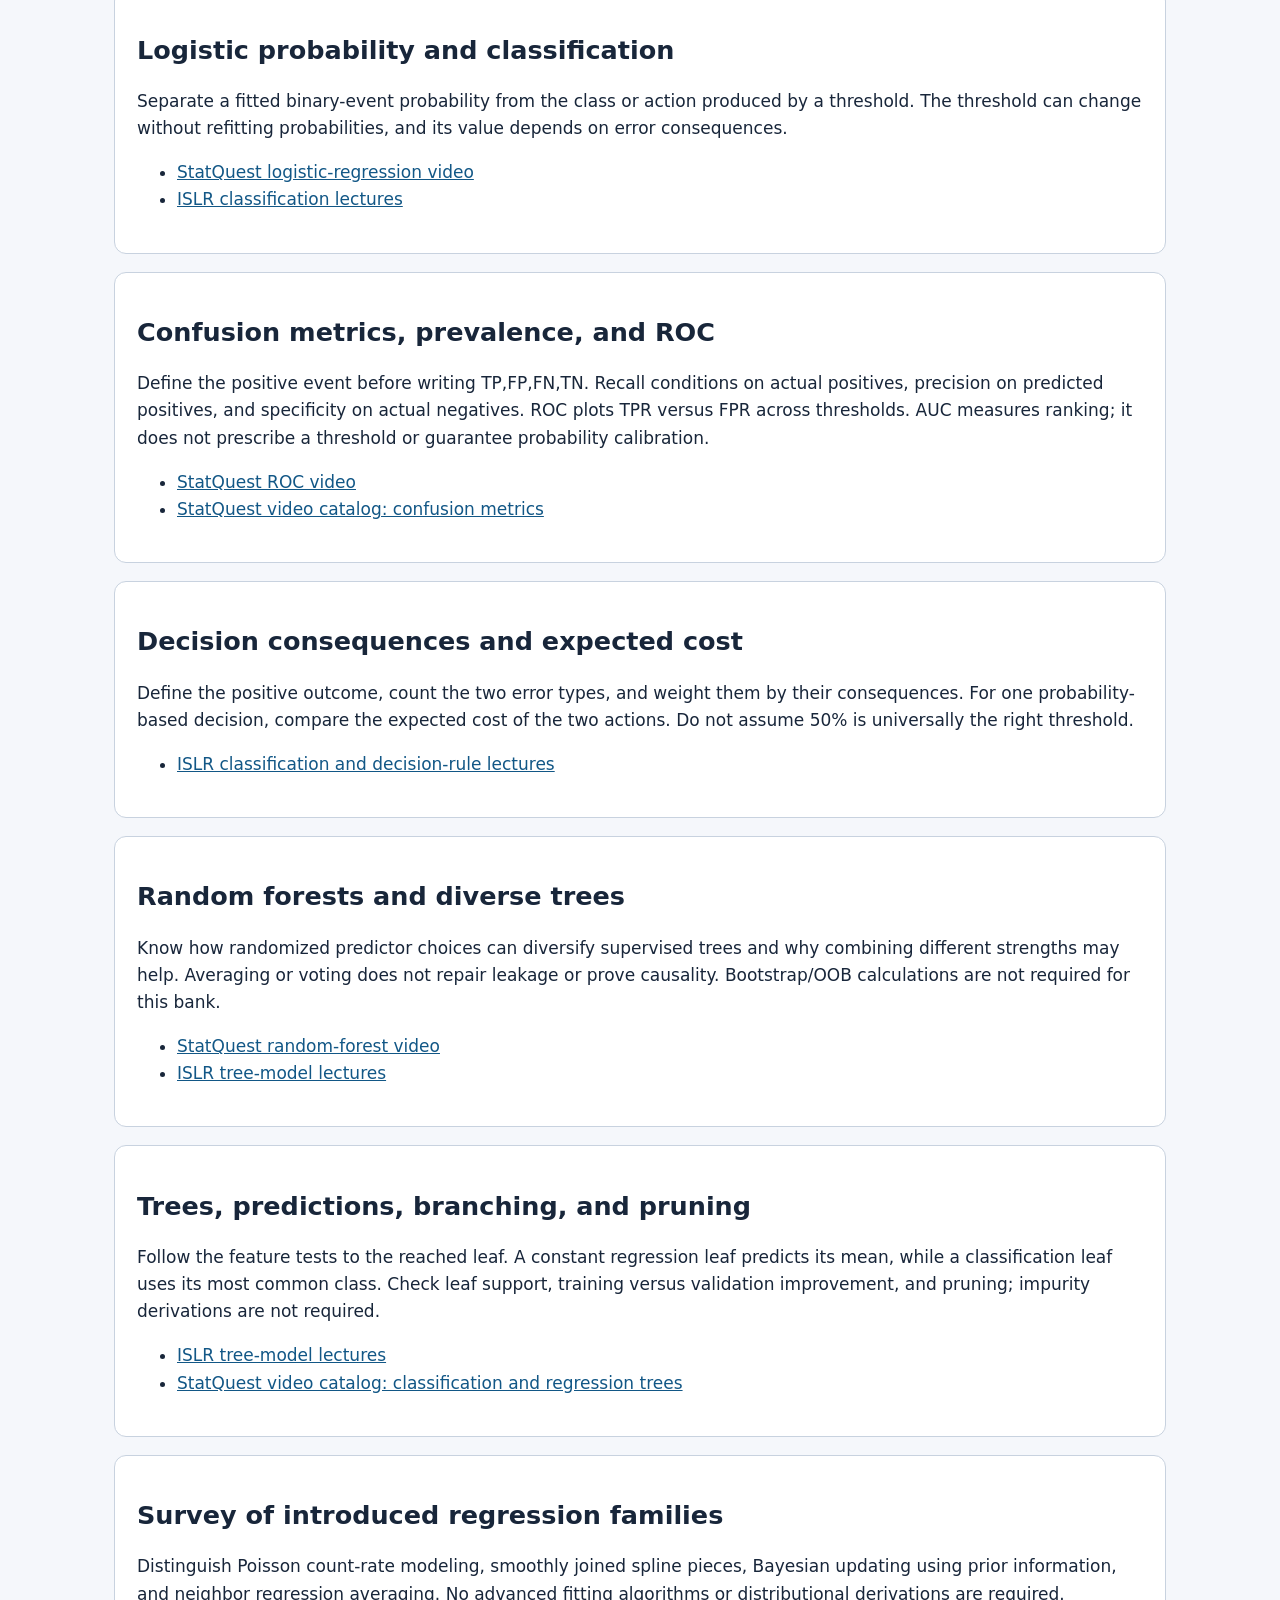
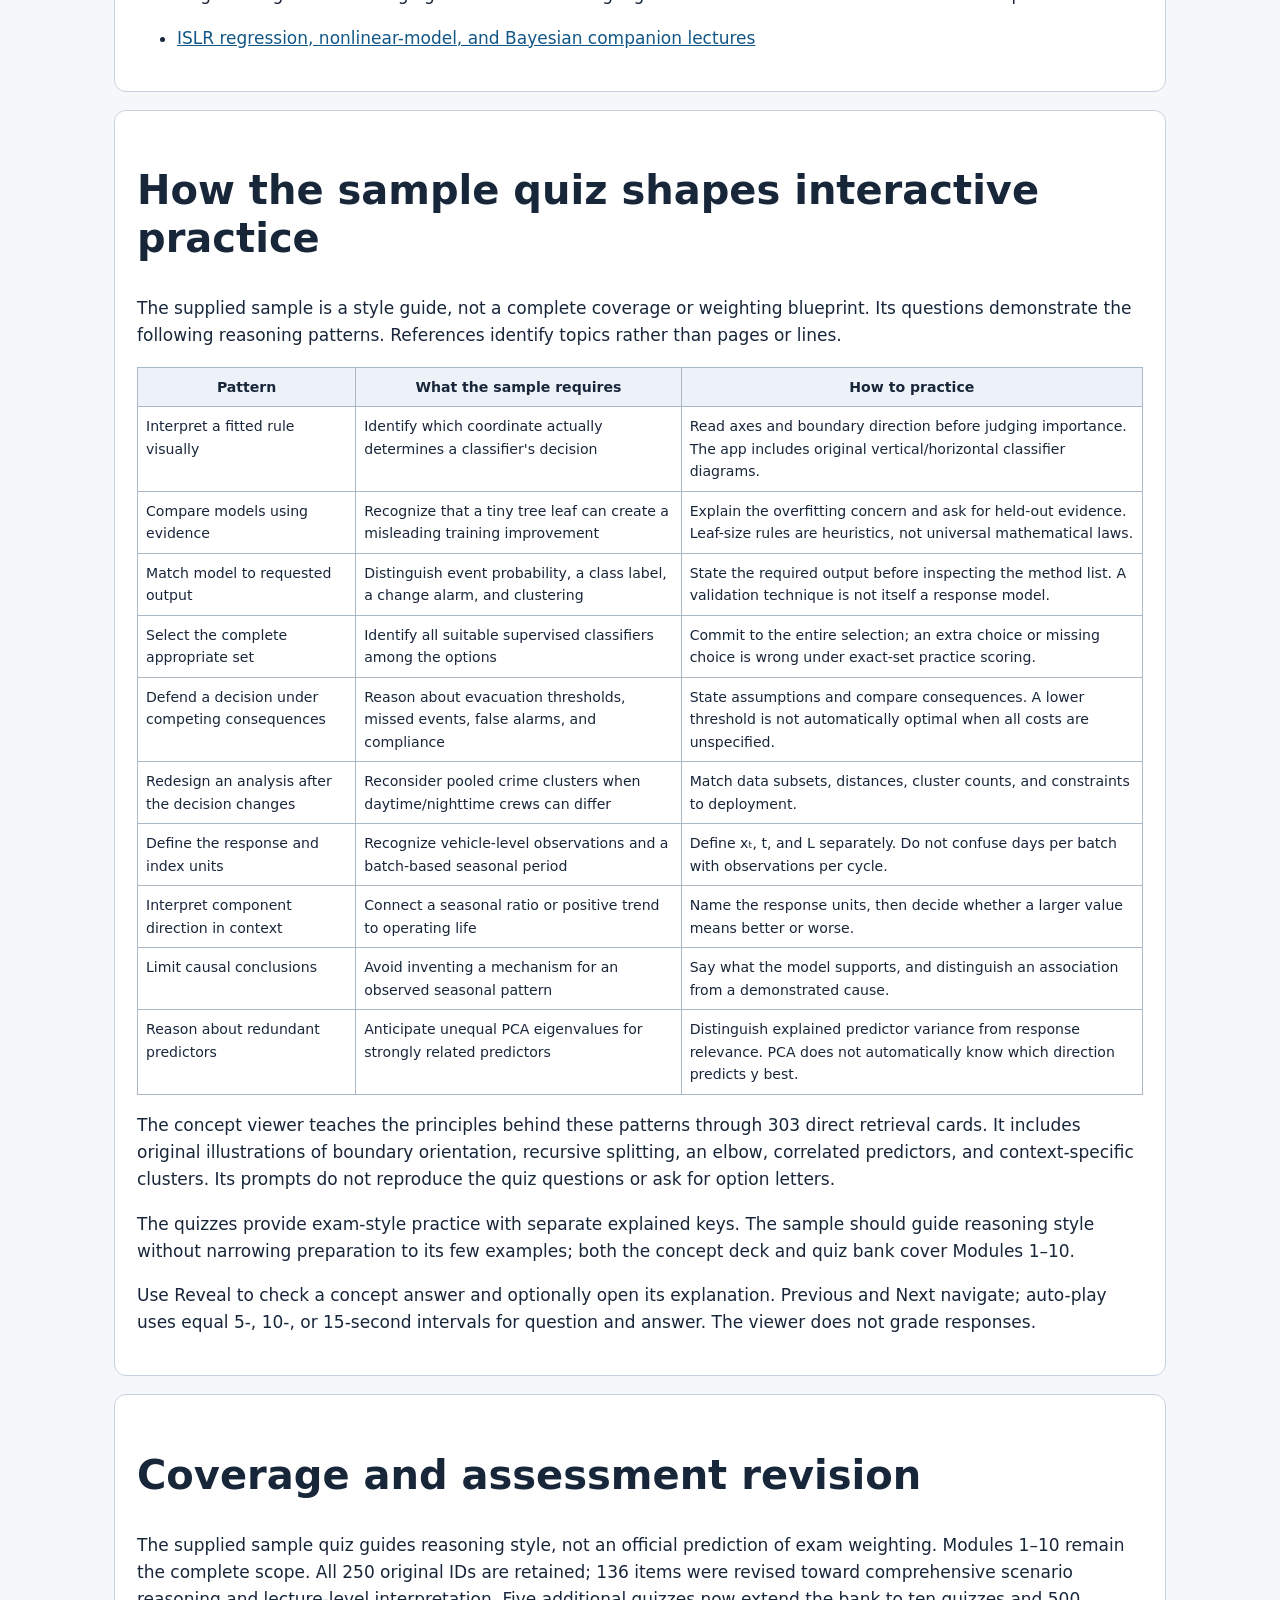
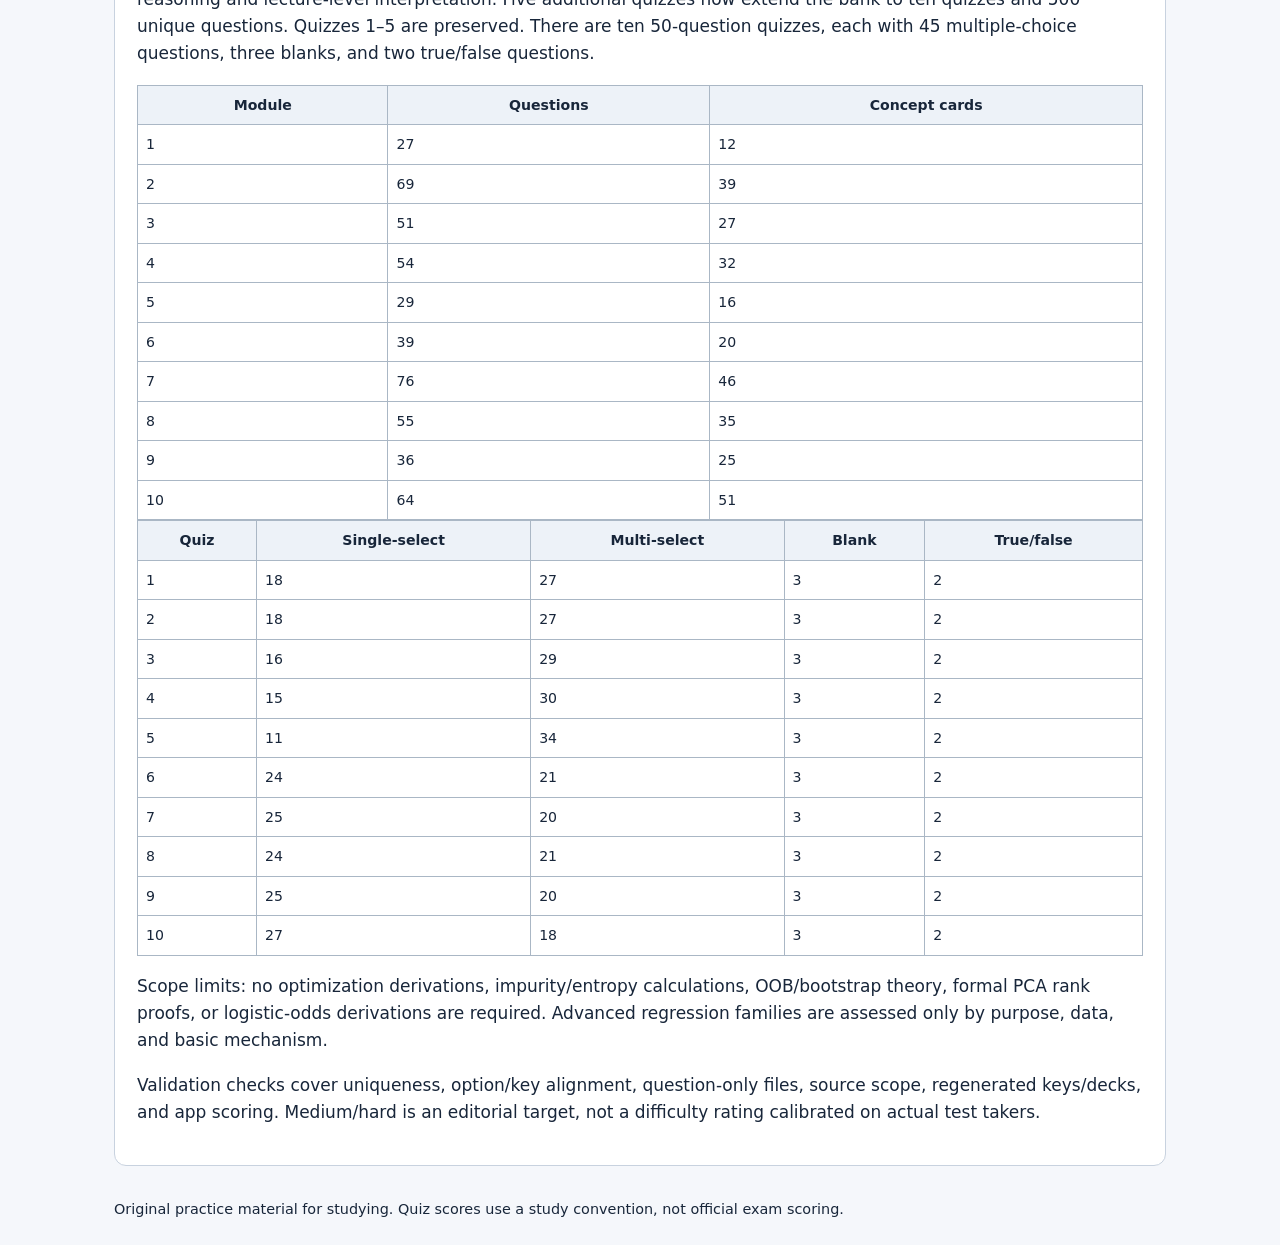
<file: Exams/Midterm - 1/apps/resources/index.html>
<!doctype html><html lang="en"><head><meta charset="utf-8"><meta name="viewport" content="width=device-width,initial-scale=1"><title>Learning resources · ISYE 6501 MT1</title><link rel="stylesheet" href="../shared/styles.css"></head><body><main><nav aria-label="Study apps"><a href="../index.html">Study home</a><a href="../guide/index.html">Guide</a><a href="../quizzes/index.html">Quizzes</a><a href="../flashcards/index.html">Flashcards</a><a href="../resources/index.html">Resources</a></nav><header><p class="eyebrow">ISYE 6501 · tyrantoodle · MIDTERM 1 · MODULES 1–10</p><h1>Learning resources</h1></header><div id="reader-tools" class="reader-tools" hidden><div class="toolbar"><label for="search">Search sections</label><input id="search" type="search" placeholder="Try SVM, leakage, or PCA"><label for="contents">Jump to</label><select id="contents" class="doc-nav"></select><button id="clear" type="button">Clear search</button></div><p id="status" role="status" aria-live="polite"></p></div><p id="error" class="error" role="alert" hidden></p><div id="sections" class="sections"><article id="section-0" tabindex="-1" data-title="Learning Resources — Modules 1–10"><h1>Learning Resources — Modules 1–10</h1>
<p>The lecture topics define scope. These existing reading/video links clarify named concepts; their full pages or courses can go deeper than this survey. Focus on purpose, inputs, outputs, interpretation, and the distinction discussed in the question. Links are retained from the previously checked local resource catalog; playback was not audited.</p>
</article><article id="section-1" tabindex="-1" data-title="Model purpose and interpretation"><h2>Model purpose and interpretation</h2>
<p>Before choosing a method, name the response, available predictors, intended decision, and deployment population. Separate explanation of past observations, prediction of future outcomes, and optimization of actions.</p>
<ul>
<li><a href="https://www.statlearning.com/online-courses">ISLR author companion courses</a></li>
</ul>
</article><article id="section-2" tabindex="-1" data-title="Scaling, units, and distance"><h2>Scaling, units, and distance</h2>
<p>Work through z=(x-mean)/SD and min-max scaling. Explain why changing units changes an unscaled distance. Learn transformation parameters on training data, then reuse them. Distinguish feature standardization from making each observation a unit-length vector.</p>
<ul>
<li><a href="https://scikit-learn.org/stable/modules/preprocessing.html">scikit-learn preprocessing reference</a></li>
</ul>
</article><article id="section-3" tabindex="-1" data-title="SVM boundaries, margin, and fit tradeoffs"><h2>SVM boundaries, margin, and fit tradeoffs</h2>
<p>Identify which features affect the fitted boundary. Distinguish hard separation from a soft-margin tradeoff, and inspect the stated penalty role. Use validation and the relevant error costs; optimization derivations are not required.</p>
<ul>
<li><a href="https://youtu.be/efR1C6CvhmE">StatQuest SVM video</a></li>
<li><a href="https://www.statlearning.com/online-courses">ISLR classification lectures</a></li>
</ul>
</article><article id="section-4" tabindex="-1" data-title="Nearest neighbors and the meaning of k"><h2>Nearest neighbors and the meaning of k</h2>
<p>Compare classification voting with regression averaging. Specify k, distance, scaling, weights, and tie handling. A larger neighborhood smooths the prediction but can hide local patterns; choose settings using held-out performance.</p>
<ul>
<li><a href="https://statquest.org/video_index.html">StatQuest video catalog: nearest neighbors</a></li>
<li><a href="https://www.statlearning.com/online-courses">ISLR statistical-learning lectures</a></li>
</ul>
</article><article id="section-5" tabindex="-1" data-title="Cross-validation, leakage, and selection optimism"><h2>Cross-validation, leakage, and selection optimism</h2>
<p>Draw the outer test holdout and inner CV folds. Repeat learned preprocessing inside each training fold. After selecting settings, refit on the non-test data and evaluate once on the untouched test set. Group or order observations when deployment requires it.</p>
<ul>
<li><a href="https://youtu.be/fSytzGwwBVw">StatQuest cross-validation video</a></li>
<li><a href="https://www.statlearning.com/online-courses">ISLR resampling lectures</a></li>
</ul>
</article><article id="section-6" tabindex="-1" data-title="K-means, distance geometry, and elbow selection"><h2>K-means, distance geometry, and elbow selection</h2>
<p>Sketch assign-to-nearest-center and recompute-means steps. For standard k-means, centers minimize squared Euclidean distance within assigned groups. WSS rewards additional clusters, so minimum WSS alone cannot determine a useful k. Compare geometry to the actual travel or service objective.</p>
<ul>
<li><a href="https://youtu.be/4b5d3muPQmA">StatQuest k-means video</a></li>
<li><a href="https://www.statlearning.com/online-courses">ISLR unsupervised-learning lectures</a></li>
</ul>
</article><article id="section-7" tabindex="-1" data-title="Outliers, context, and legitimate rare events"><h2>Outliers, context, and legitimate rare events</h2>
<p>Ask whether a flagged point is an error, an unusual but relevant case, a context-specific anomaly, or part of an unusual sequence. Exclusion needs a reason connected to the intended population and task. Compare the consequences of preserving and excluding the observation.</p>
<ul>
<li><a href="https://www.statlearning.com/online-courses">ISLR linear-model diagnostics and unsupervised-learning lectures</a></li>
</ul>
</article><article id="section-8" tabindex="-1" data-title="CUSUM direction, allowance, and alarm threshold"><h2>CUSUM direction, allowance, and alarm threshold</h2>
<p>Trace Splus=max(0,Splus_previous+x-mu-C). C is an allowance subtracted from each increment; T is a separate alarm threshold. A lower monitor reverses the deviation. An alarm signals a change under the chosen baseline and settings; it does not establish a cause.</p>
<ul>
<li><a href="https://www.itl.nist.gov/div898/handbook/pmc/section3/pmc323.htm">NIST CUSUM explanation</a></li>
</ul>
</article><article id="section-9" tabindex="-1" data-title="Single exponential smoothing and flat forecasts"><h2>Single exponential smoothing and flat forecasts</h2>
<p>Calculate a level update and expand two steps to see declining historical weights. Alpha governs the response to new data. Without trend or seasonality, future point forecasts all equal the latest level; do not keep updating with unknown future observations.</p>
<ul>
<li><a href="https://otexts.com/fpp3/ses.html">Forecasting textbook: single smoothing</a></li>
</ul>
</article><article id="section-10" tabindex="-1" data-title="Holt level, trend, and forecast horizon"><h2>Holt level, trend, and forecast horizon</h2>
<p>Keep level and trend as different quantities. Update level using the prior projected level and update trend using the level change. An h-step ordinary Holt forecast is level+h*trend. Trend units are response units per observation interval.</p>
<ul>
<li><a href="https://otexts.com/fpp3/holt.html">Forecasting textbook: trend smoothing</a></li>
</ul>
</article><article id="section-11" tabindex="-1" data-title="Holt-Winters seasonality and indexing"><h2>Holt-Winters seasonality and indexing</h2>
<p>Use the observation index to define the seasonal period: a manufacturing batch can supply the cycle even if its calendar duration varies. Multiplicative factors are ratios around one; additive effects are amounts around zero. Match the forecast to the correct future seasonal phase.</p>
<ul>
<li><a href="https://otexts.com/fpp3/holt-winters.html">Forecasting textbook: seasonal smoothing</a></li>
</ul>
</article><article id="section-12" tabindex="-1" data-title="ARIMA: AR lags, differencing, and MA innovations"><h2>ARIMA: AR lags, differencing, and MA innovations</h2>
<p>Read p,d,q in order. AR terms use previous values of the modeled series; d specifies differencing; MA terms use previous innovations. This MA component is different from averaging recent observed values. Check whether the differenced series has an adequately stable mean and dependence structure.</p>
<ul>
<li><a href="https://otexts.com/fpp3/non-seasonal-arima.html">Forecasting textbook: ARIMA</a></li>
<li><a href="https://otexts.com/fpp3/stationarity.html">Forecasting textbook: stationarity and differencing</a></li>
</ul>
</article><article id="section-13" tabindex="-1" data-title="Forecasting variability with GARCH"><h2>Forecasting variability with GARCH</h2>
<p>Distinguish a value or mean forecast from a variance forecast. GARCH uses prior variance and squared errors to represent evolving volatility. Know its output and purpose; detailed fitting mathematics is outside this practice bank.</p>
<ul>
<li><a href="https://arch.readthedocs.io/en/latest/univariate/introduction.html">arch project: mean and volatility model components</a></li>
</ul>
</article><article id="section-14" tabindex="-1" data-title="Forecast validation without future information"><h2>Forecast validation without future information</h2>
<p>Use training windows that precede their forecast targets. Distinguish forecast errors from in-sample residuals. A rolling origin evaluates forecasts at repeated historical cutoffs, using only information available at each cutoff.</p>
<ul>
<li><a href="https://otexts.com/fpp3/tscv.html">Forecasting textbook: time-series validation</a></li>
</ul>
</article><article id="section-15" tabindex="-1" data-title="Linear regression, coefficient interpretation, and interactions"><h2>Linear regression, coefficient interpretation, and interactions</h2>
<p>Linear refers to coefficients, so powers and interactions of predictors can appear in a linear model. Hold other predictors fixed when interpreting an additive coefficient. With interactions, differentiate or compare complete predictions because the effect depends on the interacting predictor.</p>
<ul>
<li><a href="https://www.statlearning.com/online-courses">ISLR linear-regression lectures</a></li>
<li><a href="https://statquest.org/video_index.html">StatQuest video catalog: multiple regression</a></li>
</ul>
</article><article id="section-16" tabindex="-1" data-title="Regression uncertainty, association, and practical value"><h2>Regression uncertainty, association, and practical value</h2>
<p>Interpret coefficients conditional on the included predictors, with units and uncertainty. Significance does not establish causality or practical importance; an interval including zero does not prove no relationship.</p>
<ul>
<li><a href="https://youtu.be/vemZtEM63GY">StatQuest p-value video</a></li>
<li><a href="https://www.statlearning.com/online-courses">ISLR regression-inference lectures</a></li>
</ul>
</article><article id="section-17" tabindex="-1" data-title="Likelihood and complexity criteria"><h2>Likelihood and complexity criteria</h2>
<p>Likelihood describes fit under assumptions. AIC, corrected AIC, and BIC balance fit and complexity in different ways; lower comparable scores are preferred. A criterion does not guarantee the best operational decision.</p>
<ul>
<li><a href="https://www.statlearning.com/online-courses">ISLR model-selection lectures</a></li>
</ul>
</article><article id="section-18" tabindex="-1" data-title="Residual plots and regression assumptions"><h2>Residual plots and regression assumptions</h2>
<p>Separate nonlinearity, unequal residual spread, dependence, and unusually influential observations. A curved pattern suggests a mean-model problem; changing spread suggests a variance problem. Assumptions concern errors conditional on predictors rather than requiring every predictor to be normally distributed.</p>
<ul>
<li><a href="https://www.statlearning.com/online-courses">ISLR regression diagnostics lectures</a></li>
</ul>
</article><article id="section-19" tabindex="-1" data-title="PCA purpose, components, and limitations"><h2>PCA purpose, components, and limitations</h2>
<p>PCA summarizes predictor variation using new component directions without response labels. Correlated predictors can yield a dominant direction. Retaining much predictor variance does not guarantee response prediction or original-feature interpretability.</p>
<ul>
<li><a href="https://youtu.be/FgakZw6K1QQ">StatQuest PCA video</a></li>
<li><a href="https://www.statlearning.com/online-courses">ISLR unsupervised-learning lectures</a></li>
</ul>
</article><article id="section-20" tabindex="-1" data-title="Transformations and response scale"><h2>Transformations and response scale</h2>
<p>A transformation can improve model behavior but does not guarantee a correct specification. Distinguish predictor transformations, response transformations, and detrending. Report predictions and coefficients on the appropriate scale.</p>
<ul>
<li><a href="https://www.itl.nist.gov/div898/handbook/pmc/section5/pmc52.htm">NIST Box-Cox explanation</a></li>
<li><a href="https://www.statlearning.com/online-courses">ISLR regression lectures</a></li>
</ul>
</article><article id="section-21" tabindex="-1" data-title="Logistic probability and classification"><h2>Logistic probability and classification</h2>
<p>Separate a fitted binary-event probability from the class or action produced by a threshold. The threshold can change without refitting probabilities, and its value depends on error consequences.</p>
<ul>
<li><a href="https://youtu.be/yIYKR4sgzI8">StatQuest logistic-regression video</a></li>
<li><a href="https://www.statlearning.com/online-courses">ISLR classification lectures</a></li>
</ul>
</article><article id="section-22" tabindex="-1" data-title="Confusion metrics, prevalence, and ROC"><h2>Confusion metrics, prevalence, and ROC</h2>
<p>Define the positive event before writing TP,FP,FN,TN. Recall conditions on actual positives, precision on predicted positives, and specificity on actual negatives. ROC plots TPR versus FPR across thresholds. AUC measures ranking; it does not prescribe a threshold or guarantee probability calibration.</p>
<ul>
<li><a href="https://youtu.be/4jRBRDbJemM">StatQuest ROC video</a></li>
<li><a href="https://statquest.org/video_index.html">StatQuest video catalog: confusion metrics</a></li>
</ul>
</article><article id="section-23" tabindex="-1" data-title="Decision consequences and expected cost"><h2>Decision consequences and expected cost</h2>
<p>Define the positive outcome, count the two error types, and weight them by their consequences. For one probability-based decision, compare the expected cost of the two actions. Do not assume 50% is universally the right threshold.</p>
<ul>
<li><a href="https://www.statlearning.com/online-courses">ISLR classification and decision-rule lectures</a></li>
</ul>
</article><article id="section-24" tabindex="-1" data-title="Random forests and diverse trees"><h2>Random forests and diverse trees</h2>
<p>Know how randomized predictor choices can diversify supervised trees and why combining different strengths may help. Averaging or voting does not repair leakage or prove causality. Bootstrap/OOB calculations are not required for this bank.</p>
<ul>
<li><a href="https://youtu.be/J4Wdy0Wc_xQ">StatQuest random-forest video</a></li>
<li><a href="https://www.statlearning.com/online-courses">ISLR tree-model lectures</a></li>
</ul>
</article><article id="section-25" tabindex="-1" data-title="Trees, predictions, branching, and pruning"><h2>Trees, predictions, branching, and pruning</h2>
<p>Follow the feature tests to the reached leaf. A constant regression leaf predicts its mean, while a classification leaf uses its most common class. Check leaf support, training versus validation improvement, and pruning; impurity derivations are not required.</p>
<ul>
<li><a href="https://www.statlearning.com/online-courses">ISLR tree-model lectures</a></li>
<li><a href="https://statquest.org/video_index.html">StatQuest video catalog: classification and regression trees</a></li>
</ul>
</article><article id="section-26" tabindex="-1" data-title="Survey of introduced regression families"><h2>Survey of introduced regression families</h2>
<p>Distinguish Poisson count-rate modeling, smoothly joined spline pieces, Bayesian updating using prior information, and neighbor regression averaging. No advanced fitting algorithms or distributional derivations are required.</p>
<ul>
<li><a href="https://www.statlearning.com/online-courses">ISLR regression, nonlinear-model, and Bayesian companion lectures</a></li>
</ul></article><article id="section-27" tabindex="-1" data-title="How the sample quiz shapes interactive practice"><h1>How the sample quiz shapes interactive practice</h1>
<p>The supplied sample is a style guide, not a complete coverage or weighting blueprint. Its questions demonstrate the following reasoning patterns. References identify topics rather than pages or lines.</p>
<div class="table-wrap"><table><thead><tr><th>Pattern</th><th>What the sample requires</th><th>How to practice</th></tr></thead><tbody>
<tr><td>Interpret a fitted rule visually</td><td>Identify which coordinate actually determines a classifier&#x27;s decision</td><td>Read axes and boundary direction before judging importance. The app includes original vertical/horizontal classifier diagrams.</td></tr>
<tr><td>Compare models using evidence</td><td>Recognize that a tiny tree leaf can create a misleading training improvement</td><td>Explain the overfitting concern and ask for held-out evidence. Leaf-size rules are heuristics, not universal mathematical laws.</td></tr>
<tr><td>Match model to requested output</td><td>Distinguish event probability, a class label, a change alarm, and clustering</td><td>State the required output before inspecting the method list. A validation technique is not itself a response model.</td></tr>
<tr><td>Select the complete appropriate set</td><td>Identify all suitable supervised classifiers among the options</td><td>Commit to the entire selection; an extra choice or missing choice is wrong under exact-set practice scoring.</td></tr>
<tr><td>Defend a decision under competing consequences</td><td>Reason about evacuation thresholds, missed events, false alarms, and compliance</td><td>State assumptions and compare consequences. A lower threshold is not automatically optimal when all costs are unspecified.</td></tr>
<tr><td>Redesign an analysis after the decision changes</td><td>Reconsider pooled crime clusters when daytime/nighttime crews can differ</td><td>Match data subsets, distances, cluster counts, and constraints to deployment.</td></tr>
<tr><td>Define the response and index units</td><td>Recognize vehicle-level observations and a batch-based seasonal period</td><td>Define xₜ, t, and L separately. Do not confuse days per batch with observations per cycle.</td></tr>
<tr><td>Interpret component direction in context</td><td>Connect a seasonal ratio or positive trend to operating life</td><td>Name the response units, then decide whether a larger value means better or worse.</td></tr>
<tr><td>Limit causal conclusions</td><td>Avoid inventing a mechanism for an observed seasonal pattern</td><td>Say what the model supports, and distinguish an association from a demonstrated cause.</td></tr>
<tr><td>Reason about redundant predictors</td><td>Anticipate unequal PCA eigenvalues for strongly related predictors</td><td>Distinguish explained predictor variance from response relevance. PCA does not automatically know which direction predicts y best.</td></tr>
</tbody></table></div>
<p>The concept viewer teaches the principles behind these patterns through 303 direct retrieval cards. It includes original illustrations of boundary orientation, recursive splitting, an elbow, correlated predictors, and context-specific clusters. Its prompts do not reproduce the quiz questions or ask for option letters.</p>
<p>The quizzes provide exam-style practice with separate explained keys. The sample should guide reasoning style without narrowing preparation to its few examples; both the concept deck and quiz bank cover Modules 1–10.</p>
<p>Use Reveal to check a concept answer and optionally open its explanation. Previous and Next navigate; auto-play uses equal 5-, 10-, or 15-second intervals for question and answer. The viewer does not grade responses.</p></article><article id="section-28" tabindex="-1" data-title="Coverage and assessment revision"><h1>Coverage and assessment revision</h1>
<p>The supplied sample quiz guides reasoning style, not an official prediction of exam weighting. Modules 1–10 remain the complete scope. All 250 original IDs are retained; 136 items were revised toward comprehensive scenario reasoning and lecture-level interpretation. Five additional quizzes now extend the bank to ten quizzes and 500 unique questions. Quizzes 1–5 are preserved. There are ten 50-question quizzes, each with 45 multiple-choice questions, three blanks, and two true/false questions.</p>
<div class="table-wrap"><table><thead><tr><th>Module</th><th>Questions</th><th>Concept cards</th></tr></thead><tbody>
<tr><td>1</td><td>27</td><td>12</td></tr>
<tr><td>2</td><td>69</td><td>39</td></tr>
<tr><td>3</td><td>51</td><td>27</td></tr>
<tr><td>4</td><td>54</td><td>32</td></tr>
<tr><td>5</td><td>29</td><td>16</td></tr>
<tr><td>6</td><td>39</td><td>20</td></tr>
<tr><td>7</td><td>76</td><td>46</td></tr>
<tr><td>8</td><td>55</td><td>35</td></tr>
<tr><td>9</td><td>36</td><td>25</td></tr>
<tr><td>10</td><td>64</td><td>51</td></tr>
</tbody></table></div>
<div class="table-wrap"><table><thead><tr><th>Quiz</th><th>Single-select</th><th>Multi-select</th><th>Blank</th><th>True/false</th></tr></thead><tbody>
<tr><td>1</td><td>18</td><td>27</td><td>3</td><td>2</td></tr>
<tr><td>2</td><td>18</td><td>27</td><td>3</td><td>2</td></tr>
<tr><td>3</td><td>16</td><td>29</td><td>3</td><td>2</td></tr>
<tr><td>4</td><td>15</td><td>30</td><td>3</td><td>2</td></tr>
<tr><td>5</td><td>11</td><td>34</td><td>3</td><td>2</td></tr>
<tr><td>6</td><td>24</td><td>21</td><td>3</td><td>2</td></tr>
<tr><td>7</td><td>25</td><td>20</td><td>3</td><td>2</td></tr>
<tr><td>8</td><td>24</td><td>21</td><td>3</td><td>2</td></tr>
<tr><td>9</td><td>25</td><td>20</td><td>3</td><td>2</td></tr>
<tr><td>10</td><td>27</td><td>18</td><td>3</td><td>2</td></tr>
</tbody></table></div>
<p>Scope limits: no optimization derivations, impurity/entropy calculations, OOB/bootstrap theory, formal PCA rank proofs, or logistic-odds derivations are required. Advanced regression families are assessed only by purpose, data, and basic mechanism.</p>
<p>Validation checks cover uniqueness, option/key alignment, question-only files, source scope, regenerated keys/decks, and app scoring. Medium/hard is an editorial target, not a difficulty rating calibrated on actual test takers.</p></article></div><footer>Original practice material for studying. Quiz scores use a study convention, not official exam scoring.</footer></main><script src="../shared/reader.js"></script></body></html>
</file>
<file: Exams/Midterm - 1/apps/shared/styles.css>
*{box-sizing:border-box}html{color-scheme:light}body{margin:0;background:#f5f7fb;color:#18263a;font:17px/1.6 system-ui,sans-serif}main{max-width:1100px;margin:auto;padding:24px}a{color:#125786}a:hover{text-decoration-thickness:3px}h1{font-size:clamp(1.8rem,5vw,2.5rem);line-height:1.2}h2{line-height:1.3}nav{display:flex;gap:15px;flex-wrap:wrap;margin-bottom:25px}.eyebrow{font-size:.85rem;letter-spacing:.1em;color:#506078}.tiles{display:grid;grid-template-columns:repeat(auto-fit,minmax(240px,1fr));gap:18px}.tile,article,.panel,fieldset{background:white;border:1px solid #c8d2df;border-radius:12px;padding:22px}.tile h2{margin-top:0}button,select,input[type=search],input[type=text]{font:inherit;padding:10px;border:1px solid #8798ad;border-radius:7px}button{cursor:pointer;background:#e8eff8;color:#15243a}button.primary{background:#124d7a;color:white}button:disabled{opacity:.65;cursor:default}:focus-visible{outline:3px solid #ba6600;outline-offset:3px}[hidden]{display:none!important}.toolbar{display:flex;flex-wrap:wrap;gap:12px;align-items:center;margin:18px 0}.toolbar input{flex:1;min-width:180px}.muted{color:#526174}.error{color:#9c192b;background:#fff0f1;padding:12px}.sections{display:grid;gap:18px}table{border-collapse:collapse;width:100%;font-size:.88rem}td,th{border:1px solid #aab7c5;padding:8px;vertical-align:top}th{background:#edf2f8}.table-wrap{overflow-x:auto}pre{white-space:pre-wrap;overflow-wrap:anywhere}fieldset{margin:20px 0;min-width:0}legend{font-weight:bold;padding:0 8px}.choice{display:flex;align-items:flex-start;gap:12px;padding:10px;margin:7px 0;border:1px solid #d2dce8;border-radius:6px}.choice input{margin-top:7px;flex-shrink:0}.blank{width:100%}.review{margin:20px 0;border-left:5px solid #75859a}.correct{border-left-color:#23764d}.incorrect{border-left-color:#b42b40}.badge{font-weight:bold}.sticky{position:sticky;bottom:0;background:#f5f7fb;padding:12px;border-top:1px solid #c8d2df}.answer h2{font-size:1.2rem}.doc-nav{max-width:100%}.sections article{scroll-margin-top:180px}.reader-tools{position:sticky;top:0;background:#f5f7fb;padding:12px 0;z-index:1}footer{margin-top:32px;font-size:.9rem}svg{max-width:100%}@media(max-width:600px){main{padding:16px}article,fieldset,.panel{padding:15px}.reader-tools{position:static}.toolbar{align-items:stretch}.toolbar>*{width:100%}table{min-width:650px}}@media print{body{background:white}nav,.toolbar,.no-print,.sticky{display:none!important}main{max-width:none;padding:0}article,fieldset{border:none;padding:0;break-inside:avoid}a{color:inherit}.table-wrap{overflow:visible}table{min-width:0}.sections{display:block}}@media print{#quiz-form{display:block!important}#results{display:none!important}#quiz-form input{visibility:hidden}.reader-tools{display:none!important}}
</file>
<file: Exams/Midterm - 1/apps/flashcards/styles.css>
:root{color-scheme:light;--ink:#172d37;--muted:#65777e;--accent:#166b66;--line:#d9e1dd}*{box-sizing:border-box}body{margin:0;background:#f7f7f2;color:var(--ink);font:16px/1.6 system-ui,-apple-system,sans-serif}main{max-width:860px;margin:0 auto;padding:38px 24px 28px}header{margin-bottom:28px}.eyebrow,.label{font-size:11px;font-weight:750;letter-spacing:1.6px;color:var(--accent);margin:0 0 14px}h1{font-family:Georgia,serif;font-size:34px;font-weight:500;margin:0}h2{font-size:24px;font-weight:550;line-height:1.55;margin:0;white-space:pre-wrap}.card-heading{display:flex;flex-wrap:wrap;justify-content:space-between;gap:12px;font-size:13px;color:var(--muted);margin-bottom:12px}.flashcard{background:white;border:1px solid var(--line);border-radius:14px;padding:32px;min-height:280px;box-shadow:0 4px 20px #172d3705}#choices{padding-left:24px;margin:24px 0 0}#choices li{padding:7px 0}#answer-panel{border-top:1px solid var(--line);margin-top:30px;padding-top:25px}#answer{font-size:20px;font-weight:600;white-space:pre-wrap;margin:0 0 18px}#explanation,#takeaway{white-space:pre-wrap;margin:15px 0}#links{font-size:14px;margin-top:18px}a{color:var(--accent)}button,select{font:inherit;border:1px solid var(--line);border-radius:8px;padding:11px 18px;background:#fff;color:var(--ink)}button{cursor:pointer}button:hover:not(:disabled){border-color:var(--accent);background:#edf6f0}button:disabled{opacity:.4;cursor:default}.primary{background:var(--accent);color:white;border-color:var(--accent)}.primary:hover:not(:disabled){background:#10564f;color:white}button:focus-visible,select:focus-visible,a:focus-visible,summary:focus-visible{outline:3px solid #cd9332;outline-offset:3px}.controls{display:flex;gap:12px;justify-content:center;margin:24px 0}.controls button{min-width:145px}.autoplay-controls{display:flex;align-items:center;justify-content:center;gap:12px;flex-wrap:wrap}.autoplay-controls label{font-size:13px;color:var(--muted)}select{padding:9px 12px}#play-status{font-size:13px;color:var(--muted)}.help,.shortcuts{color:var(--muted);font-size:12px;text-align:center;margin:14px auto;max-width:630px}#error{background:#fff0de;padding:12px;border-radius:8px}#diagram:not(:empty){margin-top:24px;background:#f8faf7;border-radius:9px;padding:12px;overflow-x:auto}#diagram svg{width:100%;min-width:300px;max-height:280px;font:14px system-ui;fill:var(--ink)}#diagram svg path,#diagram svg line{stroke:var(--ink);stroke-width:1.5;fill:none}#diagram svg .decision{stroke:var(--accent);stroke-width:3;stroke-dasharray:7 5}#diagram svg rect{fill:white;stroke:#8ba79f}#diagram svg circle{fill:var(--accent)}#diagram details{font-size:13px;margin-top:10px}#diagram summary{cursor:pointer}#diagram details p{font-size:14px}[hidden]{display:none!important}@media(max-width:560px){main{padding:24px 16px}h1{font-size:28px}.flashcard{padding:23px 20px}h2{font-size:20px}.controls{gap:7px}.controls button{min-width:0;flex:1;padding:12px 8px;font-size:13px}#answer{font-size:18px}.card-heading{font-size:12px}.autoplay-controls{gap:8px}.autoplay-controls button{font-size:14px;padding:10px 12px}}@media(prefers-reduced-motion:reduce){*{scroll-behavior:auto!important}}

#choices{list-style:none;padding-left:0}#answer-details{margin-top:12px}

#more-explanation{color:var(--accent);font-size:14px}#answer-details{border-top:1px solid var(--line);padding-top:16px;margin-top:18px}#answer-details h3{font-size:14px;margin:0 0 8px}#explanation{line-height:1.7;font-size:16px;font-weight:400}#references-heading{margin-top:20px!important}
</file>
